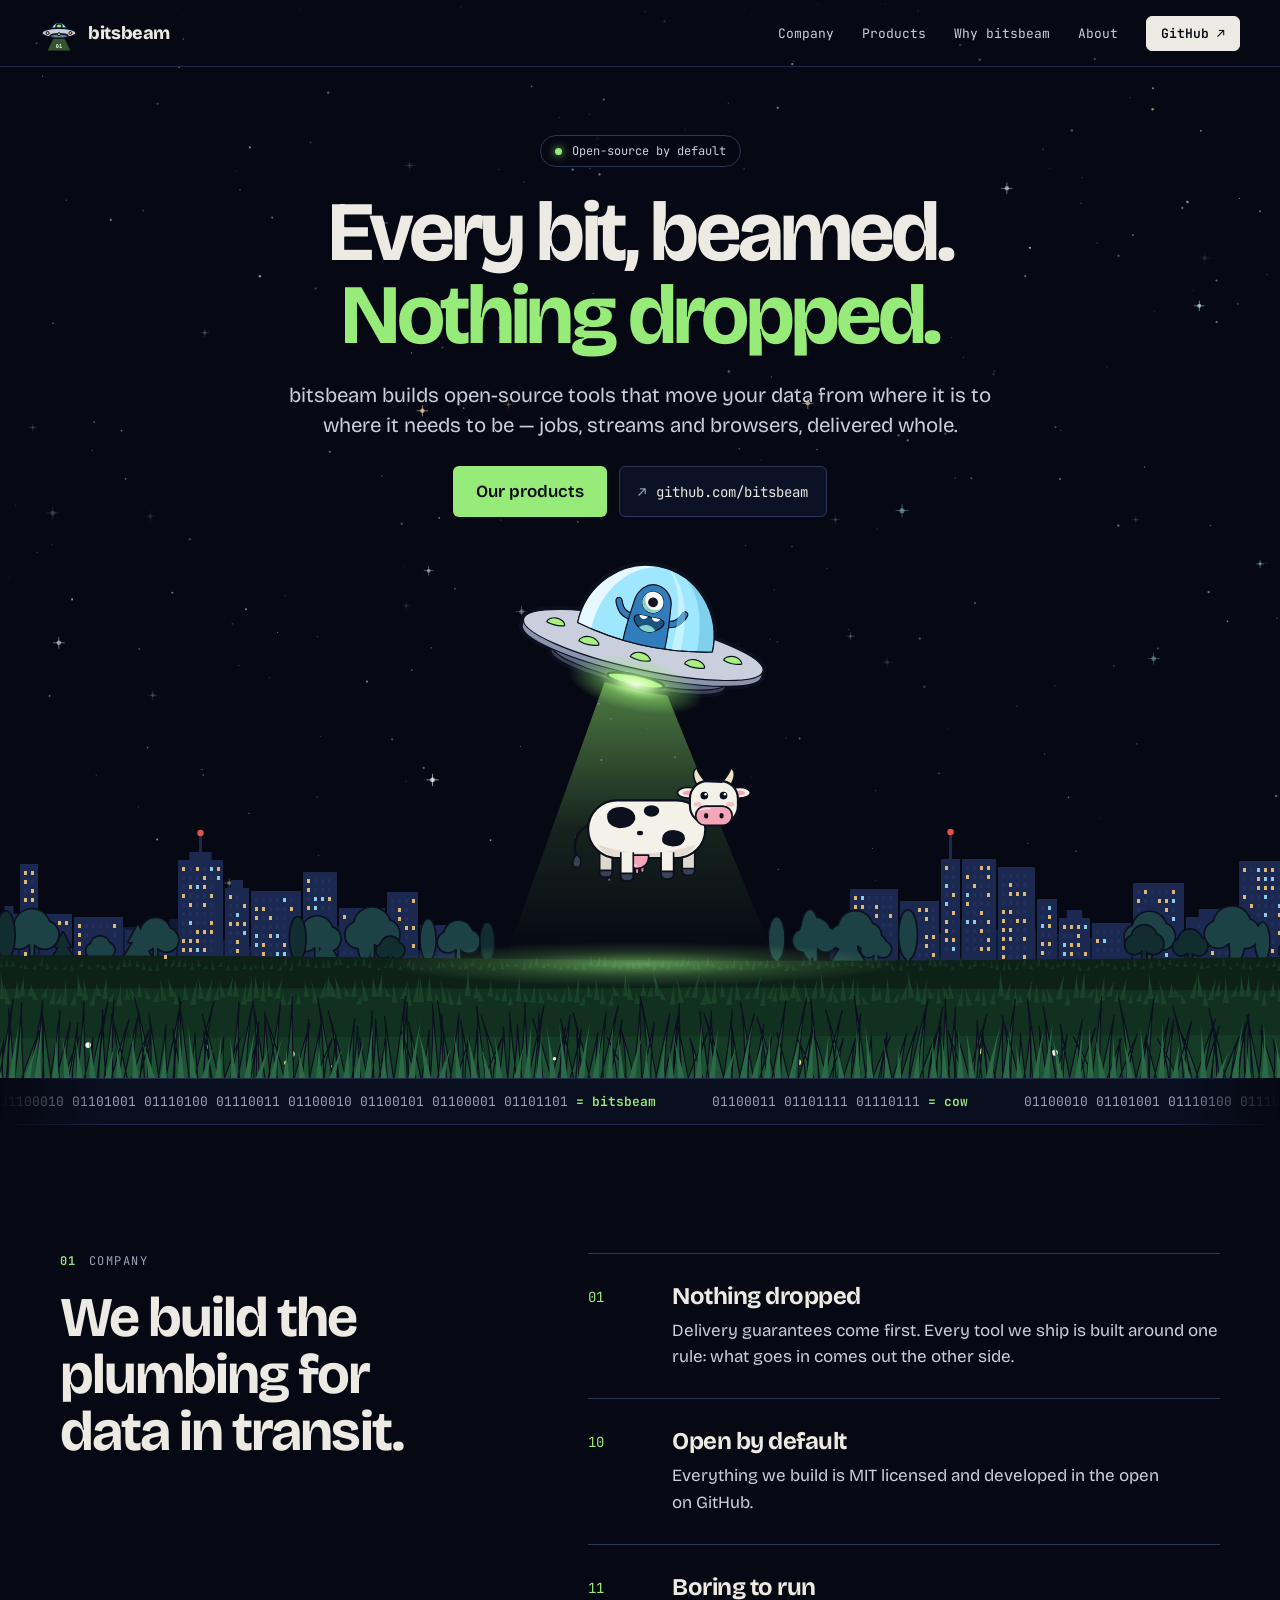
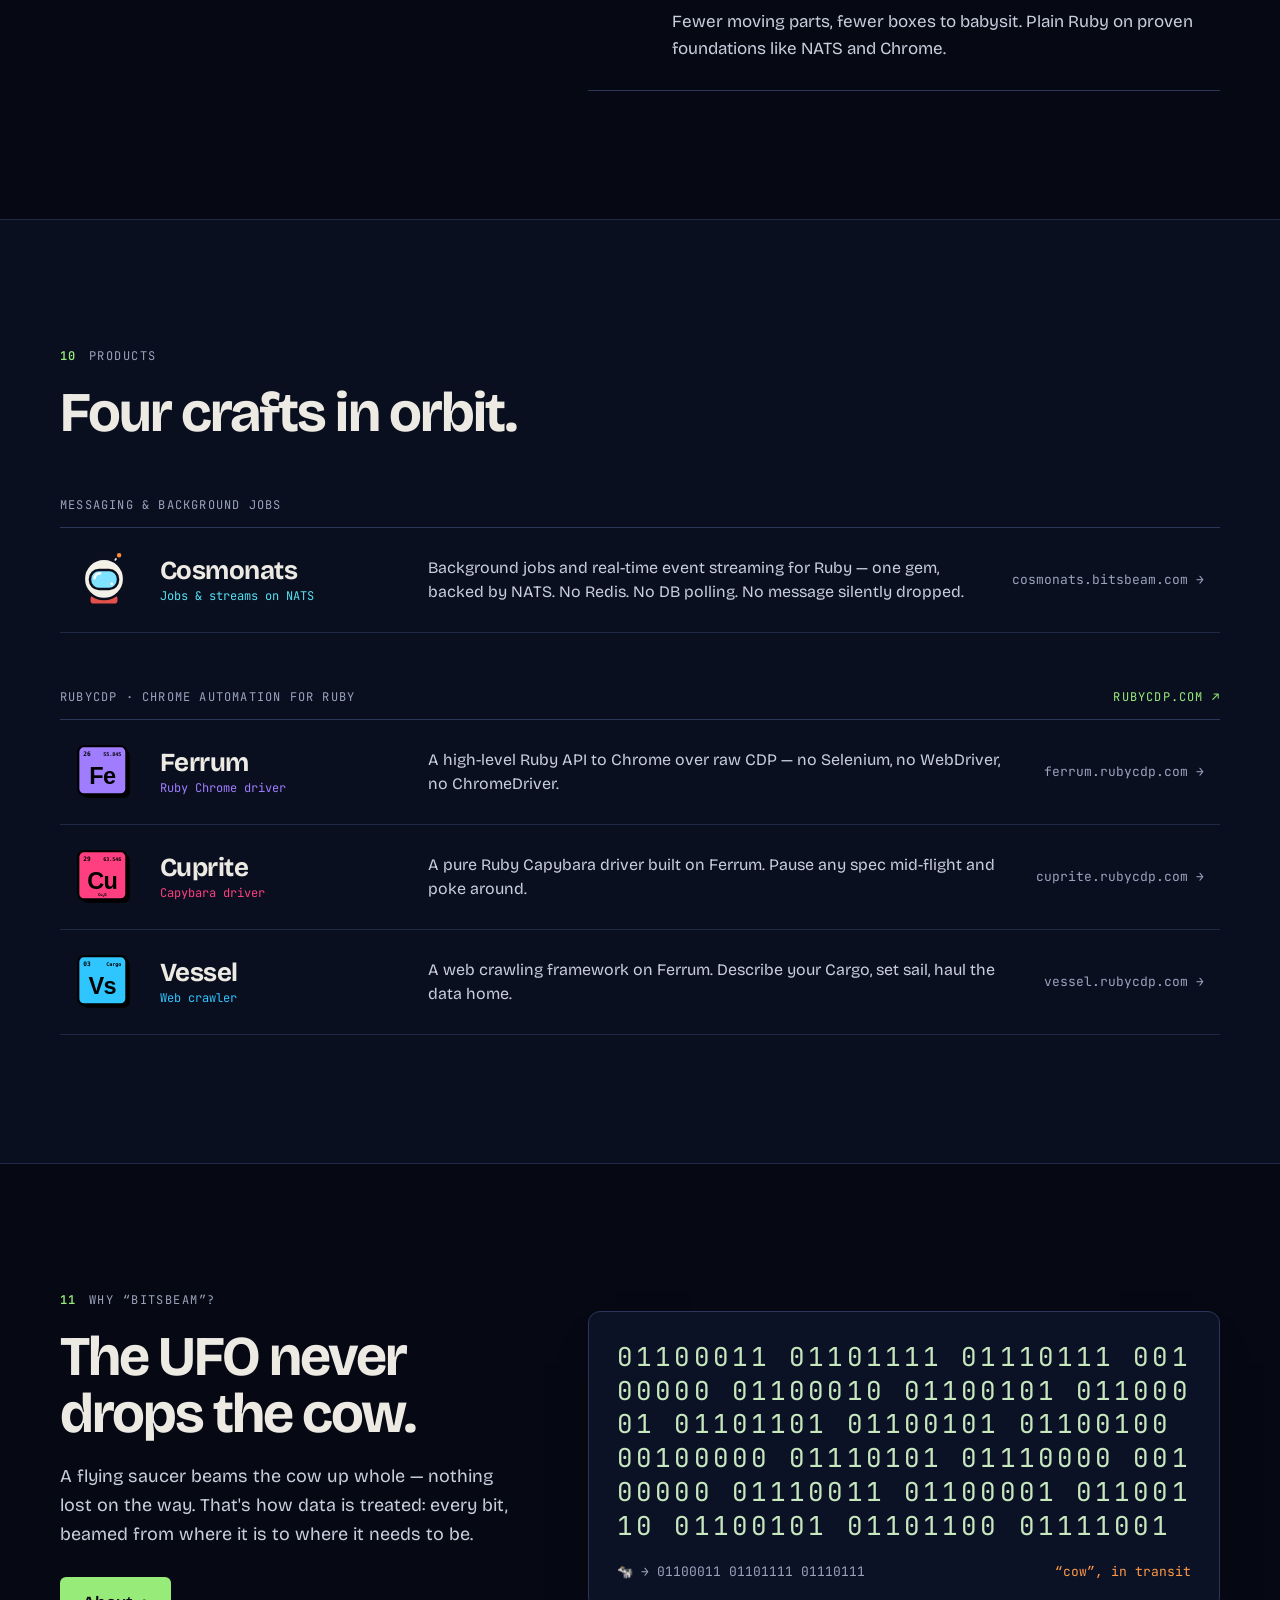
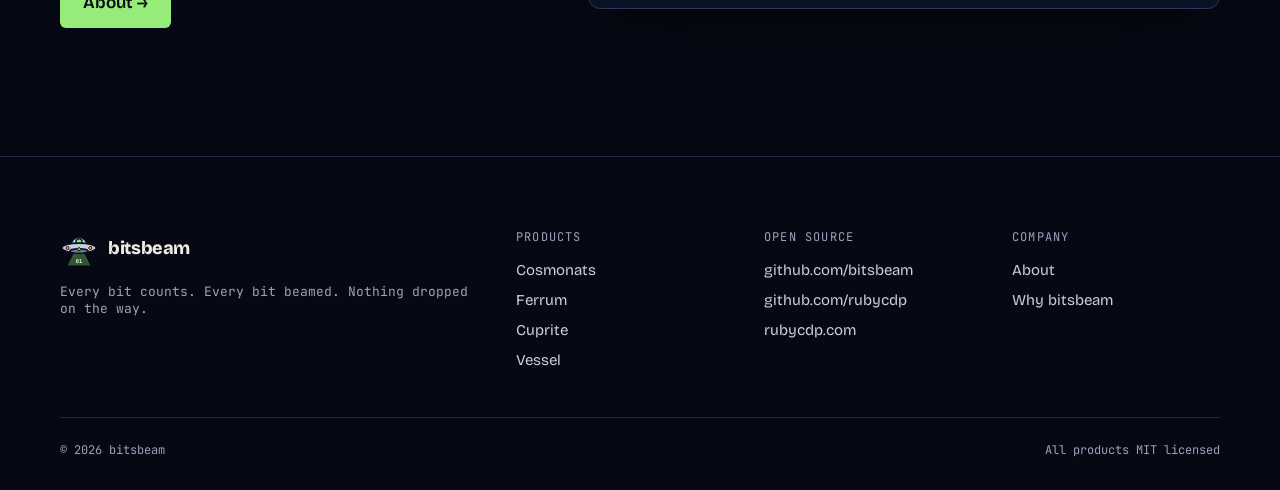
<file: index.html>
<!DOCTYPE html>
<html lang="en">
<head>
  <meta charset="utf-8">
  <meta name="viewport" content="width=device-width, initial-scale=1">
  <title>bitsbeam — every bit, beamed</title>
  <meta name="description" content="bitsbeam builds open-source infrastructure that moves data from where it is to where it needs to be — without dropping a bit.">
  <meta name="theme-color" content="#060913">
  <meta property="og:title" content="bitsbeam">
  <meta property="og:description" content="Every bit, beamed. Nothing dropped on the way.">
  <meta property="og:image" content="assets/img/logo.svg">
  <link rel="icon" href="assets/img/logo.svg" type="image/svg+xml">

  <link rel="preconnect" href="https://fonts.googleapis.com">
  <link rel="preconnect" href="https://fonts.gstatic.com" crossorigin>
  <link rel="stylesheet" href="https://fonts.googleapis.com/css2?family=Bricolage+Grotesque:opsz,wght@12..96,400..800&family=JetBrains+Mono:wght@400;600&display=swap">
  <link rel="stylesheet" href="assets/application.css">
  <script src="assets/application.js" defer></script>
</head>
<body data-theme="bitsbeam">
  <canvas class="starfield" data-starfield data-density="0.7" data-parallax="0.2" aria-hidden="true"></canvas>

  <!-- ===================== Navigation ===================== -->
  <header class="site-nav">
    <a class="brand" href="#top" aria-label="bitsbeam home">
      <img class="brand__logo" src="assets/img/logo.svg" alt="" width="38" height="38">
      <span class="brand__name">bitsbeam</span>
    </a>
    <nav class="site-nav__links" aria-label="Primary">
      <a class="nav-secondary" href="#company">Company</a>
      <a href="#products">Products</a>
      <a class="nav-secondary" href="#why">Why bitsbeam</a>
      <a class="nav-secondary" href="about.html">About</a>
      <a class="pill-link" href="https://github.com/bitsbeam">GitHub ↗</a>
    </nav>
  </header>

  <main>
    <!-- ===================== Hero: copy, UFO + cow, landscape band ===================== -->
    <section id="top" class="bb-hero">
      <div class="bb-hero__copy">
        <span class="bb-hero__chip"><span class="bb-hero__dot"></span>Open-source by default</span>
        <h1 class="bb-hero__title">Every bit, beamed.<br><em>Nothing dropped.</em></h1>
        <p class="bb-hero__lede">bitsbeam builds open-source tools that move your data from where it is to where it needs to be — jobs, streams and browsers, delivered whole.</p>
        <div class="bb-hero__actions">
          <a class="btn btn--primary" href="#products">Our products</a>
          <a class="btn btn--terminal" href="https://github.com/bitsbeam"><span class="btn__prompt">↗</span><span>github.com/bitsbeam</span></a>
        </div>
      </div>

      <div class="bb-stage">
      <figure class="ufo-scene" data-abduct aria-hidden="true">
        <div class="beam"><div class="beam__col" style="left:20%"><div class="beam__bits" style="--dur:3.2s;--delay:-0s">0100110100000100100110100000100100</div></div><div class="beam__col" style="left:25.6%"><div class="beam__bits" style="--dur:3.9s;--delay:-0.47s">0001001001101000001001001101000001</div></div><div class="beam__col" style="left:31.2%"><div class="beam__bits" style="--dur:4.6s;--delay:-0.94s">1010000010010011010000010010011010</div></div><div class="beam__col" style="left:36.8%"><div class="beam__bits" style="--dur:5.3s;--delay:-1.41s">0100110100000100100110100000100100</div></div><div class="beam__col" style="left:42.4%"><div class="beam__bits" style="--dur:3.2s;--delay:-1.88s">0001001001101000001001001101000001</div></div><div class="beam__col" style="left:48%"><div class="beam__bits" style="--dur:3.9s;--delay:-2.35s">1010000010010011010000010010011010</div></div><div class="beam__col" style="left:53.6%"><div class="beam__bits" style="--dur:4.6s;--delay:-2.82s">0100110100000100100110100000100100</div></div><div class="beam__col" style="left:59.2%"><div class="beam__bits" style="--dur:5.3s;--delay:-3.29s">0001001001101000001001001101000001</div></div><div class="beam__col" style="left:64.8%"><div class="beam__bits" style="--dur:3.2s;--delay:-3.76s">1010000010010011010000010010011010</div></div><div class="beam__col" style="left:70.4%"><div class="beam__bits" style="--dur:3.9s;--delay:-4.23s">0100110100000100100110100000100100</div></div><div class="beam__col" style="left:76%"><div class="beam__bits" style="--dur:4.6s;--delay:-4.7s">0001001001101000001001001101000001</div></div></div>
        <p class="ufo-scene__caption"><span class="ufo-scene__type"><span class="cap-a">Harvesting data is not </span><span class="cap-b">a crime</span><span class="cap-c">an abduction</span><span class="cap-cursor"></span></span></p>
        <svg class="ufo-scene__layer" viewBox="0 0 400 480">
          <defs>
            <linearGradient id="beamGradient" x1="0" y1="0" x2="0" y2="1">
              <stop offset="0" stop-color="#8fe36f" stop-opacity="0.55"/>
              <stop offset="0.55" stop-color="#8fe36f" stop-opacity="0.12"/>
              <stop offset="1" stop-color="#8fe36f" stop-opacity="0"/>
            </linearGradient>
          </defs>
          <g class="ufo-scene__ufo">
            <polygon points="166.0,134.8 224.7,147.5 340,430 60,430" fill="url(#beamGradient)"/>
            <defs><clipPath id="ufoDomeClip"><path d="M135.0 80.8C143.8 40.2 182.4 14.1 221.2 22.6C259.9 31.0 284.1 70.8 275.3 111.4C226.7 112.6 178.6 102.1 135.0 80.8"/></clipPath><clipPath id="ufoMouthClip"><path d="M194.0 75.3C195.1 70.5 202.8 73.4 210.3 75.0C217.8 76.6 226.0 77.3 224.9 82.0C223.9 86.8 214.4 92.0 206.9 90.4C199.4 88.8 193.0 80.1 194.0 75.3"/></clipPath><radialGradient id="hatchGlow"><stop offset="0" stop-color="#f2ffe6" stop-opacity="1"/><stop offset=".22" stop-color="#c6ff9e" stop-opacity=".85"/><stop offset=".55" stop-color="#8fe36f" stop-opacity=".4"/><stop offset="1" stop-color="#8fe36f" stop-opacity="0"/></radialGradient></defs><g fill="#0b0f1e" stroke="#0b0f1e" stroke-width="7" stroke-linejoin="round"><path d="M288.7 148.5C286.5 158.6 244.1 157.9 194.0 147.0C144.0 136.1 105.1 119.0 107.3 108.9C107.6 107.9 108.6 103.9 108.6 103.9C108.6 103.9 157.1 100.6 202.0 110.4C247.2 120.3 289.7 143.2 289.7 143.2C289.7 143.2 288.9 147.5 288.7 148.5"/><path d="M289.7 144.0C287.5 154.1 245.1 153.4 195.0 142.5C144.9 131.6 106.1 114.6 108.3 104.5C110.5 94.4 152.9 95.0 203.0 105.9C253.1 116.9 291.9 133.9 289.7 144.0"/><path d="M326.7 137.5C323.7 151.4 265.4 150.5 196.6 135.4C127.7 120.4 74.3 97.0 77.3 83.1C77.7 81.7 79.1 76.3 79.1 76.3C79.1 76.3 145.7 71.7 207.5 85.2C269.7 98.7 328.0 130.2 328.0 130.2C328.0 130.2 327.0 136.1 326.7 137.5"/><path d="M328.1 131.3C325.0 145.2 266.8 144.3 197.9 129.3C129.0 114.3 75.7 90.9 78.7 77.0C81.7 63.1 140.0 64.0 208.9 79.0C277.7 94.0 331.1 117.4 328.1 131.3"/><path d="M135.0 80.8C143.8 40.2 182.4 14.1 221.2 22.6C259.9 31.0 284.1 70.8 275.3 111.4C226.7 112.6 178.6 102.1 135.0 80.8"/><path d="M275.3 111.4L275.3 111.4C275.2 111.4 275.1 111.4 275.0 111.4C275.1 111.4 275.2 111.4 275.3 111.4M275.3 111.3C275.3 111.3 275.3 111.3 275.3 111.3C275.3 111.3 275.3 111.3 275.3 111.3M275.3 111.2C275.3 111.2 275.3 111.2 275.3 111.2C275.3 111.2 275.3 111.2 275.3 111.2M275.3 111.1C275.3 111.1 275.3 111.1 275.3 111.1C275.3 111.1 275.3 111.1 275.3 111.1M275.3 111.0C275.4 111.0 275.4 111.0 275.4 111.0C275.4 111.0 275.4 111.0 275.3 111.0M275.4 110.9C275.4 110.9 275.4 110.9 275.4 110.9C275.4 110.9 275.4 110.9 275.4 110.9M275.4 110.8C275.4 110.8 275.4 110.8 275.4 110.8C275.4 110.8 275.4 110.8 275.4 110.8M275.4 110.8C275.4 110.8 275.4 110.8 275.4 110.7C275.4 110.7 275.4 110.8 275.4 110.8M275.4 110.7C275.4 110.7 275.4 110.7 275.4 110.6C275.4 110.7 275.4 110.7 275.4 110.7M275.4 110.6C275.4 110.6 275.4 110.6 275.4 110.6C275.4 110.6 275.4 110.6 275.4 110.6M275.5 110.5C275.5 110.5 275.5 110.5 275.5 110.5C275.5 110.5 275.5 110.5 275.5 110.5M275.5 110.4C275.5 110.4 275.5 110.4 275.5 110.4C275.5 110.4 275.5 110.4 275.5 110.4M275.5 110.3C275.5 110.3 275.5 110.3 275.5 110.3C275.5 110.3 275.5 110.3 275.5 110.3M275.5 110.2C275.5 110.2 275.5 110.2 275.5 110.2C275.5 110.2 275.5 110.2 275.5 110.2M275.5 110.1C275.5 110.1 275.5 110.1 275.5 110.1C275.5 110.1 275.5 110.1 275.5 110.1M275.6 110.0C275.6 110.0 275.6 110.0 275.6 110.0C275.6 110.0 275.6 110.0 275.6 110.0M275.6 109.9C275.6 109.9 275.6 109.9 275.6 109.9C275.6 109.9 275.6 109.9 275.6 109.9M275.6 109.8C275.6 109.8 275.6 109.8 275.6 109.8C275.6 109.8 275.6 109.8 275.6 109.8M275.6 109.7C275.6 109.7 275.6 109.7 275.6 109.7L275.6 109.7M275.6 109.6C275.6 109.6 275.6 109.6 275.6 109.6C275.6 109.6 275.6 109.6 275.6 109.6M275.7 109.5C275.7 109.5 275.7 109.5 275.7 109.5C275.7 109.5 275.7 109.5 275.7 109.5M275.7 109.5L275.7 109.4C275.7 109.5 275.7 109.5 275.7 109.5M275.7 109.4C275.7 109.4 275.7 109.4 275.7 109.4C275.7 109.4 275.7 109.4 275.7 109.4M275.7 109.2C275.7 109.2 275.7 109.2 275.7 109.2C275.7 109.2 275.7 109.2 275.7 109.2M275.8 109.0C275.8 109.0 275.8 109.0 275.8 109.0C275.8 109.0 275.8 109.0 275.8 109.0M275.8 108.8C275.8 108.8 275.8 108.8 275.8 108.8C275.8 108.8 275.8 108.8 275.8 108.8M275.8 108.5L275.8 108.5L275.8 108.5M275.9 108.3C275.9 108.3 275.9 108.3 275.9 108.3L275.9 108.3M275.9 108.2L275.9 108.2"/><path d="M275.3 111.4C275.2 111.4 275.1 111.4 275.0 111.4C269.8 111.5 264.6 111.5 259.3 111.3C264.8 82.8 263.8 50.3 244.4 32.4C268.1 48.0 281.3 77.6 275.9 108.2C275.9 108.2 275.9 108.3 275.9 108.3C275.9 108.3 275.9 108.3 275.9 108.3C275.9 108.4 275.9 108.5 275.8 108.5L275.8 108.5C275.8 108.6 275.8 108.7 275.8 108.8C275.8 108.8 275.8 108.8 275.8 108.8C275.8 108.9 275.8 108.9 275.8 109.0C275.8 109.0 275.8 109.0 275.8 109.0C275.7 109.0 275.7 109.1 275.7 109.2C275.7 109.2 275.7 109.2 275.7 109.2C275.7 109.2 275.7 109.3 275.7 109.4C275.7 109.4 275.7 109.4 275.7 109.4C275.7 109.4 275.7 109.4 275.7 109.4L275.7 109.5C275.7 109.5 275.7 109.5 275.7 109.5C275.7 109.5 275.7 109.5 275.7 109.5C275.6 109.6 275.6 109.6 275.6 109.6C275.6 109.6 275.6 109.6 275.6 109.6C275.6 109.7 275.6 109.7 275.6 109.7C275.6 109.7 275.6 109.7 275.6 109.7C275.6 109.8 275.6 109.8 275.6 109.8C275.6 109.8 275.6 109.8 275.6 109.8C275.6 109.9 275.6 109.9 275.6 109.9C275.6 109.9 275.6 109.9 275.6 109.9C275.6 109.9 275.6 110.0 275.6 110.0C275.6 110.0 275.6 110.0 275.6 110.0C275.6 110.0 275.5 110.1 275.5 110.1C275.5 110.1 275.5 110.1 275.5 110.1C275.5 110.1 275.5 110.2 275.5 110.2C275.5 110.2 275.5 110.2 275.5 110.2C275.5 110.2 275.5 110.3 275.5 110.3C275.5 110.3 275.5 110.3 275.5 110.3C275.5 110.3 275.5 110.3 275.5 110.4C275.5 110.4 275.5 110.4 275.5 110.4C275.5 110.4 275.5 110.4 275.5 110.5C275.5 110.5 275.5 110.5 275.5 110.5C275.5 110.5 275.5 110.5 275.4 110.6C275.4 110.6 275.4 110.6 275.4 110.6C275.4 110.6 275.4 110.6 275.4 110.6C275.4 110.7 275.4 110.7 275.4 110.7C275.4 110.7 275.4 110.7 275.4 110.7C275.4 110.8 275.4 110.8 275.4 110.8C275.4 110.8 275.4 110.8 275.4 110.8C275.4 110.8 275.4 110.8 275.4 110.8C275.4 110.9 275.4 110.9 275.4 110.9C275.4 110.9 275.4 110.9 275.4 110.9C275.4 111.0 275.4 111.0 275.4 111.0C275.4 111.0 275.4 111.0 275.3 111.0C275.3 111.1 275.3 111.1 275.3 111.1C275.3 111.1 275.3 111.1 275.3 111.1C275.3 111.2 275.3 111.2 275.3 111.2C275.3 111.2 275.3 111.2 275.3 111.2C275.3 111.2 275.3 111.3 275.3 111.3C275.3 111.3 275.3 111.3 275.3 111.3C275.3 111.3 275.3 111.4 275.3 111.4"/><path d="M242.2 110.4C239.1 110.1 235.9 109.8 232.8 109.4C234.7 101.4 236.5 93.3 237.8 85.1C241.7 83.6 244.7 80.6 246.7 78.1C246.3 92.8 243.2 104.6 242.2 110.4M239.0 76.8C240.9 59.4 239.9 42.0 231.1 26.4C234.1 28.8 238.4 33.5 241.5 42.2C244.8 51.6 246.3 60.9 246.7 69.5C246.5 69.5 246.3 69.5 246.1 69.5C245.1 69.7 244.2 70.2 243.7 71.1C243.7 71.2 241.8 74.4 239.0 76.8"/><path d="M237.8 85.1C238.3 82.3 238.6 79.6 239.0 76.8C241.8 74.4 243.7 71.2 243.7 71.1C244.2 70.2 245.1 69.7 246.1 69.5C246.3 69.5 246.5 69.5 246.7 69.5C246.8 72.4 246.8 75.3 246.7 78.1C244.7 80.6 241.7 83.6 237.8 85.1"/><path d="M152.7 74.9C162.9 46.9 185.5 24.2 217.0 22.9C219.0 22.8 220.9 22.9 222.8 23.0C222.3 22.8 221.7 22.7 221.2 22.6C182.4 14.1 143.8 40.2 135.0 80.8C139.6 83.1 144.2 85.2 148.9 87.2C150.0 83.1 151.2 79.0 152.7 74.9"/><path d="M121.6 83.9C121.6 83.9 117.1 84.6 111.9 83.5C106.8 82.4 102.9 79.9 102.9 79.9C103.5 77.2 108.3 75.0 113.4 76.1C118.6 77.2 122.2 81.3 121.6 83.9"/><path d="M157.1 104.3C157.1 104.3 152.1 105.1 146.3 103.8C140.6 102.6 136.3 99.7 136.3 99.7C137.0 96.8 142.3 94.3 148.0 95.6C153.7 96.8 157.8 101.3 157.1 104.3"/><path d="M287.1 120.0C287.1 120.0 291.0 122.5 296.1 123.7C301.3 124.8 305.9 124.1 305.9 124.1C306.4 121.4 303.0 117.4 297.9 116.3C292.7 115.2 287.7 117.3 287.1 120.0"/><path d="M246.4 123.7C246.4 123.7 250.7 126.5 256.4 127.8C262.2 129.0 267.2 128.3 267.2 128.3C267.8 125.3 264.1 120.9 258.3 119.6C252.6 118.4 247.1 120.8 246.4 123.7"/><path d="M210.6 120.8C210.6 120.8 205.6 121.6 199.9 120.3C194.1 119.1 189.9 116.2 189.9 116.2C190.5 113.3 195.8 110.8 201.5 112.1C207.3 113.3 211.3 117.8 210.6 120.8"/></g><path d="M288.7 148.5C286.5 158.6 244.1 157.9 194.0 147.0C144.0 136.1 105.1 119.0 107.3 108.9C107.6 107.9 108.6 103.9 108.6 103.9C108.6 103.9 157.1 100.6 202.0 110.4C247.2 120.3 289.7 143.2 289.7 143.2C289.7 143.2 288.9 147.5 288.7 148.5" fill="#3a4258" stroke="#0b0f1e" stroke-width="1.25" stroke-linejoin="round"/><path d="M289.7 144.0C287.5 154.1 245.1 153.4 195.0 142.5C144.9 131.6 106.1 114.6 108.3 104.5C110.5 94.4 152.9 95.0 203.0 105.9C253.1 116.9 291.9 133.9 289.7 144.0" fill="#5b6680" stroke="#0b0f1e" stroke-width="1.25" stroke-linejoin="round"/><path d="M326.7 137.5C323.7 151.4 265.4 150.5 196.6 135.4C127.7 120.4 74.3 97.0 77.3 83.1C77.7 81.7 79.1 76.3 79.1 76.3C79.1 76.3 145.7 71.7 207.5 85.2C269.7 98.7 328.0 130.2 328.0 130.2C328.0 130.2 327.0 136.1 326.7 137.5" fill="#8a94ad" stroke="#0b0f1e" stroke-width="1.25" stroke-linejoin="round"/><path d="M328.1 131.3C325.0 145.2 266.8 144.3 197.9 129.3C129.0 114.3 75.7 90.9 78.7 77.0C81.7 63.1 140.0 64.0 208.9 79.0C277.7 94.0 331.1 117.4 328.1 131.3" fill="#c9cfdc" stroke="#0b0f1e" stroke-width="1.25" stroke-linejoin="round"/><path d="M135.0 80.8C143.8 40.2 182.4 14.1 221.2 22.6C259.9 31.0 284.1 70.8 275.3 111.4C226.7 112.6 178.6 102.1 135.0 80.8" fill="#9fe6ff" stroke="#0b0f1e" stroke-width="1.25" stroke-linejoin="round"/><g clip-path="url(#ufoDomeClip)"><g class="ufo-scene__arm-r"><path d="M222.7 85.5C221.0 85.1 220.0 83.1 220.3 81.4C220.7 79.6 222.4 78.3 224.2 78.7C226.1 79.1 231.8 79.9 235.1 79.0C240.1 77.6 243.7 71.2 243.7 71.1C244.6 69.6 246.6 69.0 248.1 69.9C249.7 70.7 250.3 72.7 249.4 74.2C249.2 74.6 244.4 83.3 236.7 85.4C231.4 86.9 223.6 85.7 222.8 85.5L222.7 85.5" fill="#307dbd" stroke="#0b0f1e" stroke-width="1.25" stroke-linejoin="round"/></g><g class="ufo-scene__arm-l"><path d="M194.6 79.3C196.3 79.7 198.1 78.3 198.5 76.6C198.9 74.9 197.8 73.0 196.1 72.6C194.2 72.1 188.6 70.4 186.1 68.3C182.1 64.9 181.4 57.6 181.4 57.6C181.3 55.8 179.7 54.4 178.0 54.6C176.2 54.7 174.9 56.3 175.0 58.0C175.0 58.4 175.8 68.3 181.9 73.5C186.1 77.0 193.7 79.1 194.6 79.3L194.6 79.3" fill="#307dbd" stroke="#0b0f1e" stroke-width="1.25" stroke-linejoin="round"/></g><path d="M199.7 123.4L199.7 123.4C190.7 121.8 181.0 115.0 181.2 105.0C183.8 87.8 189.5 71.9 195.0 55.5C198.3 46.8 207.7 39.2 217.5 41.8C226.9 44.2 233.7 53.8 232.3 63.6C230.4 80.8 229.0 97.7 224.2 114.4C221.1 124.2 208.0 125.1 199.7 123.4" fill="#13a1b2"/><path d="M199.7 123.4L199.7 123.4C190.7 121.8 181.0 115.0 181.2 105.0C183.8 87.8 189.5 71.9 195.0 55.5C198.3 46.8 207.7 39.2 217.5 41.8C226.9 44.2 233.7 53.8 232.3 63.6C230.4 80.8 229.0 97.7 224.2 114.4C221.1 124.2 208.0 125.1 199.7 123.4" fill="#307dbd" stroke="#0b0f1e" stroke-width="1.25" stroke-linejoin="round"/><g class="ufo-scene__eye"><path d="M202.9 57.4C201.6 63.3 205.3 69.2 211.3 70.4C217.2 71.7 223.0 68.0 224.3 62.1C225.6 56.1 221.9 50.3 215.9 49.0C210.0 47.7 204.2 51.4 202.9 57.4" fill="#ffffff" stroke="#0b0f1e" stroke-width="1.25" stroke-linejoin="round"/><path d="M202.9 57.4C201.6 63.3 205.3 69.2 211.3 70.4C217.2 71.7 223.0 68.0 224.3 62.1C225.6 56.1 221.9 50.3 215.9 49.0C210.0 47.7 204.2 51.4 202.9 57.4" fill="#ffffff"/><path d="M207.8 50.4C203.9 56.1 205.0 65.6 213.8 67.5C217.8 68.4 221.1 67.1 223.3 64.9C221.0 69.1 216.2 71.5 211.3 70.4C205.3 69.2 201.6 63.3 202.9 57.4C203.5 54.4 205.4 51.9 207.8 50.4" fill="#89d1cb"/><path d="M209.2 58.8C208.7 61.2 210.2 63.5 212.7 64.1C215.1 64.6 217.4 63.1 218.0 60.7C218.5 58.3 217.0 55.9 214.5 55.4C212.1 54.8 209.8 56.4 209.2 58.8" fill="#16161b" stroke="#0b0f1e" stroke-width="1.25" stroke-linejoin="round"/></g><path class="ufo-scene__eye-shut" d="M201.1 57.8 Q213.6 61.5 226.1 57.8" stroke="#0b0f1e" stroke-width="2.4" fill="none" stroke-linecap="round" transform="rotate(12.3 213.6 59.7)"/><g class="ufo-scene__alien-mouth"><path d="M194.0 75.3C195.1 70.5 202.8 73.4 210.3 75.0C217.8 76.6 226.0 77.3 224.9 82.0C223.9 86.8 214.4 92.0 206.9 90.4C199.4 88.8 193.0 80.1 194.0 75.3" fill="#195380" stroke="#0b0f1e" stroke-width="1.25" stroke-linejoin="round"/><g clip-path="url(#ufoMouthClip)"><path d="M208.5 73.4C208.0 75.9 205.5 77.5 203.0 77.0C200.5 76.4 198.9 74.0 199.5 71.4C200.0 68.9 202.5 67.4 205.0 67.9C207.5 68.4 209.1 70.9 208.5 73.4" fill="#ffffff"/><path d="M212.5 74.3C212.0 76.8 213.5 79.3 216.0 79.8C218.6 80.4 221.0 78.8 221.6 76.3C222.1 73.8 220.5 71.3 218.0 70.7C215.5 70.2 213.0 71.8 212.5 74.3" fill="#ffffff"/><path d="M216.8 96.6C215.5 102.6 209.7 106.3 203.7 105.0C197.8 103.7 194.0 97.9 195.3 91.9C196.6 86.0 202.5 82.2 208.4 83.5C214.4 84.8 218.1 90.7 216.8 96.6" fill="#89d1cb"/></g></g><path class="ufo-scene__alien-mouth-shut" d="M193.7 74.9 Q209.1 76.7 224.4 74.9" stroke="#0b0f1e" stroke-width="2.2" fill="none" stroke-linecap="round" transform="rotate(12.3 209.1 75.5)"/></g><path d="M275.3 111.4L275.3 111.4C275.2 111.4 275.1 111.4 275.0 111.4C275.1 111.4 275.2 111.4 275.3 111.4M275.3 111.3C275.3 111.3 275.3 111.3 275.3 111.3C275.3 111.3 275.3 111.3 275.3 111.3M275.3 111.2C275.3 111.2 275.3 111.2 275.3 111.2C275.3 111.2 275.3 111.2 275.3 111.2M275.3 111.1C275.3 111.1 275.3 111.1 275.3 111.1C275.3 111.1 275.3 111.1 275.3 111.1M275.3 111.0C275.4 111.0 275.4 111.0 275.4 111.0C275.4 111.0 275.4 111.0 275.3 111.0M275.4 110.9C275.4 110.9 275.4 110.9 275.4 110.9C275.4 110.9 275.4 110.9 275.4 110.9M275.4 110.8C275.4 110.8 275.4 110.8 275.4 110.8C275.4 110.8 275.4 110.8 275.4 110.8M275.4 110.8C275.4 110.8 275.4 110.8 275.4 110.7C275.4 110.7 275.4 110.8 275.4 110.8M275.4 110.7C275.4 110.7 275.4 110.7 275.4 110.6C275.4 110.7 275.4 110.7 275.4 110.7M275.4 110.6C275.4 110.6 275.4 110.6 275.4 110.6C275.4 110.6 275.4 110.6 275.4 110.6M275.5 110.5C275.5 110.5 275.5 110.5 275.5 110.5C275.5 110.5 275.5 110.5 275.5 110.5M275.5 110.4C275.5 110.4 275.5 110.4 275.5 110.4C275.5 110.4 275.5 110.4 275.5 110.4M275.5 110.3C275.5 110.3 275.5 110.3 275.5 110.3C275.5 110.3 275.5 110.3 275.5 110.3M275.5 110.2C275.5 110.2 275.5 110.2 275.5 110.2C275.5 110.2 275.5 110.2 275.5 110.2M275.5 110.1C275.5 110.1 275.5 110.1 275.5 110.1C275.5 110.1 275.5 110.1 275.5 110.1M275.6 110.0C275.6 110.0 275.6 110.0 275.6 110.0C275.6 110.0 275.6 110.0 275.6 110.0M275.6 109.9C275.6 109.9 275.6 109.9 275.6 109.9C275.6 109.9 275.6 109.9 275.6 109.9M275.6 109.8C275.6 109.8 275.6 109.8 275.6 109.8C275.6 109.8 275.6 109.8 275.6 109.8M275.6 109.7C275.6 109.7 275.6 109.7 275.6 109.7L275.6 109.7M275.6 109.6C275.6 109.6 275.6 109.6 275.6 109.6C275.6 109.6 275.6 109.6 275.6 109.6M275.7 109.5C275.7 109.5 275.7 109.5 275.7 109.5C275.7 109.5 275.7 109.5 275.7 109.5M275.7 109.5L275.7 109.4C275.7 109.5 275.7 109.5 275.7 109.5M275.7 109.4C275.7 109.4 275.7 109.4 275.7 109.4C275.7 109.4 275.7 109.4 275.7 109.4M275.7 109.2C275.7 109.2 275.7 109.2 275.7 109.2C275.7 109.2 275.7 109.2 275.7 109.2M275.8 109.0C275.8 109.0 275.8 109.0 275.8 109.0C275.8 109.0 275.8 109.0 275.8 109.0M275.8 108.8C275.8 108.8 275.8 108.8 275.8 108.8C275.8 108.8 275.8 108.8 275.8 108.8M275.8 108.5L275.8 108.5L275.8 108.5M275.9 108.3C275.9 108.3 275.9 108.3 275.9 108.3L275.9 108.3M275.9 108.2L275.9 108.2" fill="#c9cfdc"/><path d="M275.3 111.4C275.2 111.4 275.1 111.4 275.0 111.4C269.8 111.5 264.6 111.5 259.3 111.3C264.8 82.8 263.8 50.3 244.4 32.4C268.1 48.0 281.3 77.6 275.9 108.2C275.9 108.2 275.9 108.3 275.9 108.3C275.9 108.3 275.9 108.3 275.9 108.3C275.9 108.4 275.9 108.5 275.8 108.5L275.8 108.5C275.8 108.6 275.8 108.7 275.8 108.8C275.8 108.8 275.8 108.8 275.8 108.8C275.8 108.9 275.8 108.9 275.8 109.0C275.8 109.0 275.8 109.0 275.8 109.0C275.7 109.0 275.7 109.1 275.7 109.2C275.7 109.2 275.7 109.2 275.7 109.2C275.7 109.2 275.7 109.3 275.7 109.4C275.7 109.4 275.7 109.4 275.7 109.4C275.7 109.4 275.7 109.4 275.7 109.4L275.7 109.5C275.7 109.5 275.7 109.5 275.7 109.5C275.7 109.5 275.7 109.5 275.7 109.5C275.6 109.6 275.6 109.6 275.6 109.6C275.6 109.6 275.6 109.6 275.6 109.6C275.6 109.7 275.6 109.7 275.6 109.7C275.6 109.7 275.6 109.7 275.6 109.7C275.6 109.8 275.6 109.8 275.6 109.8C275.6 109.8 275.6 109.8 275.6 109.8C275.6 109.9 275.6 109.9 275.6 109.9C275.6 109.9 275.6 109.9 275.6 109.9C275.6 109.9 275.6 110.0 275.6 110.0C275.6 110.0 275.6 110.0 275.6 110.0C275.6 110.0 275.5 110.1 275.5 110.1C275.5 110.1 275.5 110.1 275.5 110.1C275.5 110.1 275.5 110.2 275.5 110.2C275.5 110.2 275.5 110.2 275.5 110.2C275.5 110.2 275.5 110.3 275.5 110.3C275.5 110.3 275.5 110.3 275.5 110.3C275.5 110.3 275.5 110.3 275.5 110.4C275.5 110.4 275.5 110.4 275.5 110.4C275.5 110.4 275.5 110.4 275.5 110.5C275.5 110.5 275.5 110.5 275.5 110.5C275.5 110.5 275.5 110.5 275.4 110.6C275.4 110.6 275.4 110.6 275.4 110.6C275.4 110.6 275.4 110.6 275.4 110.6C275.4 110.7 275.4 110.7 275.4 110.7C275.4 110.7 275.4 110.7 275.4 110.7C275.4 110.8 275.4 110.8 275.4 110.8C275.4 110.8 275.4 110.8 275.4 110.8C275.4 110.8 275.4 110.8 275.4 110.8C275.4 110.9 275.4 110.9 275.4 110.9C275.4 110.9 275.4 110.9 275.4 110.9C275.4 111.0 275.4 111.0 275.4 111.0C275.4 111.0 275.4 111.0 275.3 111.0C275.3 111.1 275.3 111.1 275.3 111.1C275.3 111.1 275.3 111.1 275.3 111.1C275.3 111.2 275.3 111.2 275.3 111.2C275.3 111.2 275.3 111.2 275.3 111.2C275.3 111.2 275.3 111.3 275.3 111.3C275.3 111.3 275.3 111.3 275.3 111.3C275.3 111.3 275.3 111.4 275.3 111.4" fill="#7fd0ec"/><path d="M242.2 110.4C239.1 110.1 235.9 109.8 232.8 109.4C234.7 101.4 236.5 93.3 237.8 85.1C241.7 83.6 244.7 80.6 246.7 78.1C246.3 92.8 243.2 104.6 242.2 110.4M239.0 76.8C240.9 59.4 239.9 42.0 231.1 26.4C234.1 28.8 238.4 33.5 241.5 42.2C244.8 51.6 246.3 60.9 246.7 69.5C246.5 69.5 246.3 69.5 246.1 69.5C245.1 69.7 244.2 70.2 243.7 71.1C243.7 71.2 241.8 74.4 239.0 76.8" fill="#c4f2ff"/><g class="ufo-scene__arm-r"><path d="M237.8 85.1C238.3 82.3 238.6 79.6 239.0 76.8C241.8 74.4 243.7 71.2 243.7 71.1C244.2 70.2 245.1 69.7 246.1 69.5C246.3 69.5 246.5 69.5 246.7 69.5C246.8 72.4 246.8 75.3 246.7 78.1C244.7 80.6 241.7 83.6 237.8 85.1" fill="#55a2d4"/></g><path d="M152.7 74.9C162.9 46.9 185.5 24.2 217.0 22.9C219.0 22.8 220.9 22.9 222.8 23.0C222.3 22.8 221.7 22.7 221.2 22.6C182.4 14.1 143.8 40.2 135.0 80.8C139.6 83.1 144.2 85.2 148.9 87.2C150.0 83.1 151.2 79.0 152.7 74.9" fill="#e6f8ff"/><path d="M121.6 83.9C121.6 83.9 117.1 84.6 111.9 83.5C106.8 82.4 102.9 79.9 102.9 79.9C103.5 77.2 108.3 75.0 113.4 76.1C118.6 77.2 122.2 81.3 121.6 83.9" fill="#a8f07f" stroke="#0b0f1e" stroke-width="1.25" stroke-linejoin="round"/><path d="M157.1 104.3C157.1 104.3 152.1 105.1 146.3 103.8C140.6 102.6 136.3 99.7 136.3 99.7C137.0 96.8 142.3 94.3 148.0 95.6C153.7 96.8 157.8 101.3 157.1 104.3" fill="#a8f07f" stroke="#0b0f1e" stroke-width="1.25" stroke-linejoin="round"/><path d="M287.1 120.0C287.1 120.0 291.0 122.5 296.1 123.7C301.3 124.8 305.9 124.1 305.9 124.1C306.4 121.4 303.0 117.4 297.9 116.3C292.7 115.2 287.7 117.3 287.1 120.0" fill="#a8f07f" stroke="#0b0f1e" stroke-width="1.25" stroke-linejoin="round"/><path d="M246.4 123.7C246.4 123.7 250.7 126.5 256.4 127.8C262.2 129.0 267.2 128.3 267.2 128.3C267.8 125.3 264.1 120.9 258.3 119.6C252.6 118.4 247.1 120.8 246.4 123.7" fill="#a8f07f" stroke="#0b0f1e" stroke-width="1.25" stroke-linejoin="round"/><path d="M210.6 120.8C210.6 120.8 205.6 121.6 199.9 120.3C194.1 119.1 189.9 116.2 189.9 116.2C190.5 113.3 195.8 110.8 201.5 112.1C207.3 113.3 211.3 117.8 210.6 120.8" fill="#a8f07f" stroke="#0b0f1e" stroke-width="1.25" stroke-linejoin="round"/><path d="M135.0 80.8C143.8 40.2 182.4 14.1 221.2 22.6C259.9 31.0 284.1 70.8 275.3 111.4C226.7 112.6 178.6 102.1 135.0 80.8" fill="none" stroke="#0b0f1e" stroke-width="1.25" stroke-linejoin="round"/><g transform="rotate(12.2 195.4 141.2)"><ellipse cx="195.4" cy="141.2" rx="30" ry="5.8" fill="#b9f59a" stroke="#0b0f1e" stroke-width="2.6"/><ellipse cx="195.4" cy="140.6" rx="19.8" ry="2.9" fill="#eaffd9"/></g><g class="ufo-scene__hatch-glow"><g transform="rotate(12.2 195.4 145.2)"><ellipse class="ufo-scene__hatch-pulse" cx="195.4" cy="145.2" rx="72" ry="28" fill="url(#hatchGlow)"/></g></g>
          </g>
        </svg>
        <svg class="ufo-scene__layer ufo-scene__layer--front" viewBox="0 0 400 480">
          <defs>
            <filter id="holoFx" x="-20%" y="-20%" width="140%" height="140%">
              <feColorMatrix type="matrix" values="0.10 0.10 0.10 0 0.05  0.35 0.45 0.20 0 0.30  0.30 0.40 0.25 0 0.25  0 0 0 0.62 0" result="tint"/>
              <feGaussianBlur in="tint" stdDeviation="2.2" result="bloom"/>
              <feMerge><feMergeNode in="bloom"/><feMergeNode in="tint"/></feMerge>
            </filter>
            <pattern id="holoScan" width="4" height="4" patternUnits="userSpaceOnUse"><rect width="4" height="2.6" fill="#fff"/><rect y="2.6" width="4" height="1.4" fill="#fff" fill-opacity=".35"/></pattern>
            <mask id="holoLines" maskUnits="userSpaceOnUse" x="-100" y="-100" width="600" height="700"><rect x="-100" y="-100" width="600" height="700" fill="url(#holoScan)"/></mask>
            <clipPath id="cowHatch"><path class="ufo-scene__hatch-clip" d="M-200 88.8 L77.3 88.8 L83.6 93.0 L89.9 97.5 L96.1 102.2 L102.4 109.6 L108.7 115.6 L115.0 118.9 L121.2 122.2 L127.5 125.7 L133.8 129.1 L140.0 129.1 L146.3 132.5 L152.6 132.5 L158.8 135.9 L165.1 139.1 L171.4 139.1 L177.6 142.1 L183.9 142.1 L190.2 145.0 L196.4 145.0 L202.7 147.5 L209.0 147.5 L215.2 149.6 L221.5 149.6 L227.8 151.2 L234.1 151.2 L240.3 152.5 L246.6 153.3 L252.9 153.3 L259.1 153.6 L265.4 153.6 L271.7 153.5 L277.9 153.0 L284.2 152.0 L290.5 150.6 L296.7 145.2 L303.0 145.2 L309.3 144.5 L315.5 143.1 L321.8 141.2 L328.1 138.6 L600 138.6 L600 800 L-200 800 Z"/><ellipse class="ufo-scene__hatch-clip" cx="195.4" cy="141.2" rx="30" ry="6.2" transform="rotate(12.2 195.4 141.2)"/><rect class="ufo-scene__hatch-clip" x="165.4" y="141.2" width="60" height="90" transform="rotate(12.2 195.4 141.2)"/></clipPath>
          </defs>
          <g class="ufo-scene__cow-pos"><g class="ufo-scene__cow" id="cowArt">
            <!-- far legs (shaded, with hooves) -->
            <g stroke="#0b0f1e" stroke-width="1.7" stroke-linejoin="round">
              <rect x="158" y="310" width="13" height="36" rx="5" fill="#ddd8cc"/>
              <rect x="180" y="310" width="13" height="40" rx="5" fill="#ddd8cc"/>
              <rect x="222" y="310" width="13" height="38" rx="5" fill="#ddd8cc"/>
              <rect x="244" y="310" width="13" height="34" rx="5" fill="#ddd8cc"/>
              <path d="M158 339 H171 V341 Q171 346 166 346 H163 Q158 346 158 341 Z" fill="#3a4258"/>
              <path d="M244 337 H257 V339 Q257 344 252 344 H249 Q244 344 244 339 Z" fill="#3a4258"/>
            </g>
            <!-- tail with tuft -->
            <path d="M150 290 Q126 300 134 326" stroke="#0b0f1e" stroke-width="2.6" fill="none" stroke-linecap="round"/>
            <path d="M134 322 Q128 330 131 336 Q135 333 135 338 Q139 333 138 327 Z" fill="#3a4258" stroke="#0b0f1e" stroke-width="1.4" stroke-linejoin="round"/>
            <!-- body, belly shade, spots -->
            <rect x="146" y="266" width="122" height="60" rx="30" fill="#f4f1e8" stroke="#0b0f1e" stroke-width="2.2"/>
            <path d="M156 312 Q207 330 258 312 Q252 324 238 325 H176 Q162 324 156 312 Z" fill="#e2ddd0"/>
            <path d="M160 280 Q166 271 178 269" stroke="#ffffff" stroke-width="2.4" fill="none" stroke-linecap="round" opacity=".8"/>
            <path d="M166 280 Q170 272 182 273 Q196 276 195 286 Q192 295 179 295 Q164 293 166 280 Z" fill="#0b0f1e"/>
            <path d="M223 306 Q224 297 235 297 Q247 298 247 306 Q245 314 234 314 Q222 313 223 306 Z" fill="#0b0f1e"/>
            <ellipse cx="212" cy="277" rx="8" ry="6" fill="#0b0f1e"/>
            <ellipse cx="200" cy="300" rx="3.2" ry="2.4" fill="#0b0f1e"/>
            <!-- udder -->
            <rect x="189.75" y="334" width="3.5" height="7" rx="1.75" fill="#e88aa0" stroke="#0b0f1e" stroke-width="1.3"/>
            <rect x="195.25" y="335" width="3.5" height="7.5" rx="1.75" fill="#e88aa0" stroke="#0b0f1e" stroke-width="1.3"/>
            <rect x="200.75" y="334" width="3.5" height="7" rx="1.75" fill="#e88aa0" stroke="#0b0f1e" stroke-width="1.3"/>
            <path d="M185 323 C184.5 333 191 337 197 337 C203 337 209.5 333 209 323 Z" fill="#f3a6b8" stroke="#0b0f1e" stroke-width="1.7" stroke-linejoin="round"/>
            <path d="M189 328 Q191.5 333 196 334" stroke="#ffffff" stroke-width="1.6" fill="none" stroke-linecap="round" opacity="0.6"/>
            <!-- near legs (in front of udder), with hooves -->
            <g stroke="#0b0f1e" stroke-width="1.7" stroke-linejoin="round">
              <path d="M180 320 L180 345 Q180 350 186.5 350 Q193 350 193 345 L193 320" fill="#f4f1e8"/>
              <path d="M222 320 L222 343 Q222 348 228.5 348 Q235 348 235 343 L235 320" fill="#f4f1e8"/>
              <path d="M180 342 H193 V345 Q193 350 186.5 350 Q180 350 180 345 Z" fill="#3a4258"/>
              <path d="M222 340 H235 V343 Q235 348 228.5 348 Q222 348 222 343 Z" fill="#3a4258"/>
            </g>
            <!-- horns, ears, head -->
            <path d="M260 251 Q252 238 259 232 Q262 240 268 246 Z" fill="#efe3c4" stroke="#0b0f1e" stroke-width="1.6" stroke-linejoin="round"/>
            <path d="M294 251 Q302 238 295 232 Q292 240 286 246 Z" fill="#efe3c4" stroke="#0b0f1e" stroke-width="1.6" stroke-linejoin="round"/>
            <ellipse cx="250" cy="258" rx="11" ry="5.5" fill="#f4f1e8" stroke="#0b0f1e" stroke-width="1.7"/>
            <ellipse cx="251" cy="258.4" rx="6.5" ry="2.6" fill="#f3a6b8"/>
            <ellipse cx="304" cy="258" rx="11" ry="5.5" fill="#f4f1e8" stroke="#0b0f1e" stroke-width="1.7"/>
            <ellipse cx="303" cy="258.4" rx="6.5" ry="2.6" fill="#f3a6b8"/>
            <rect x="252" y="246" width="50" height="44" rx="18" fill="#f4f1e8" stroke="#0b0f1e" stroke-width="2.2"/>
            <path d="M268 247 Q271 241 275 246 Q278 240 281 246 Q285 242 286 248 Z" fill="#0b0f1e"/>
            <ellipse cx="260" cy="270" rx="4.2" ry="2.4" fill="#f3a6b8" opacity=".7"/>
            <ellipse cx="294" cy="270" rx="4.2" ry="2.4" fill="#f3a6b8" opacity=".7"/>
            <rect x="258" y="272" width="38" height="20" rx="10" fill="#f3a6b8" stroke="#0b0f1e" stroke-width="1.7"/>
            <path d="M263 276 Q268 274 273 275" stroke="#ffffff" stroke-width="1.4" fill="none" stroke-linecap="round" opacity=".7"/>
            <ellipse cx="269" cy="282" rx="2.2" ry="2.8" fill="#0b0f1e"/>
            <ellipse cx="285" cy="282" rx="2.2" ry="2.8" fill="#0b0f1e"/>
            <circle cx="267" cy="261" r="4" fill="#0b0f1e"/>
            <circle cx="287" cy="261" r="4" fill="#0b0f1e"/>
            <circle cx="268.4" cy="259.6" r="1.3" fill="#ffffff"/>
            <circle cx="288.4" cy="259.6" r="1.3" fill="#ffffff"/>
            <ellipse class="ufo-scene__mouth" cx="277" cy="288" rx="6" ry="3.5" fill="#0b0f1e"/>
          </g>
          <!-- "Mooooo!" bubble, shown just before the cow is beamed up (application.js §6) -->
          <g class="ufo-scene__moo">
            <path d="M300 178 H376 Q390 178 390 192 V204 Q390 218 376 218 H312 L294 238 L300 218 Q286 218 286 204 V192 Q286 178 300 178 Z" fill="#f4f1e8" stroke="#0b0f1e" stroke-width="3" stroke-linejoin="round"/>
            <text x="338" y="204" text-anchor="middle" font-family="'JetBrains Mono', ui-monospace, monospace" font-size="17" font-weight="700" fill="#0b0f1e">Mooooo!</text>
          </g>
          </g>
          <g clip-path="url(#cowHatch)"><g class="ufo-scene__lift"><g class="ufo-scene__shrink">
            <g class="ufo-scene__holo" filter="url(#holoFx)" mask="url(#holoLines)"><use href="#cowArt"/></g>
          </g></g></g>
        </svg>
      </figure>
        <img class="bb-band" src="assets/img/landscape.svg" alt="" aria-hidden="true">
        <div class="bb-glow" aria-hidden="true"></div>
        <svg class="bb-lights" viewBox="0 0 2400 240" preserveAspectRatio="xMidYMax slice" aria-hidden="true"><g fill="#222f5c"><rect x="584" y="33" width="3" height="4"/><rect x="584" y="42" width="3" height="4"/><rect x="584" y="51" width="3" height="4"/><rect x="584" y="60" width="3" height="4"/><rect x="584" y="114" width="3" height="4"/><rect x="591" y="33" width="3" height="4"/><rect x="591" y="42" width="3" height="4"/><rect x="591" y="51" width="3" height="4"/><rect x="591" y="60" width="3" height="4"/><rect x="618" y="83" width="3" height="4"/><rect x="625" y="83" width="3" height="4"/><rect x="638" y="86" width="3" height="4"/><rect x="638" y="95" width="3" height="4"/><rect x="638" y="104" width="3" height="4"/><rect x="638" y="113" width="3" height="4"/><rect x="645" y="86" width="3" height="4"/><rect x="645" y="95" width="3" height="4"/><rect x="652" y="86" width="3" height="4"/><rect x="659" y="86" width="3" height="4"/><rect x="666" y="86" width="3" height="4"/><rect x="673" y="86" width="3" height="4"/><rect x="673" y="95" width="3" height="4"/><rect x="724" y="117" width="3" height="4"/><rect x="742" y="29" width="3" height="4"/><rect x="742" y="38" width="3" height="4"/><rect x="742" y="47" width="3" height="4"/><rect x="742" y="56" width="3" height="4"/><rect x="742" y="65" width="3" height="4"/><rect x="742" y="74" width="3" height="4"/><rect x="742" y="83" width="3" height="4"/><rect x="742" y="92" width="3" height="4"/><rect x="742" y="101" width="3" height="4"/><rect x="742" y="110" width="3" height="4"/><rect x="749" y="29" width="3" height="4"/><rect x="749" y="38" width="3" height="4"/><rect x="749" y="47" width="3" height="4"/><rect x="749" y="56" width="3" height="4"/><rect x="749" y="65" width="3" height="4"/><rect x="749" y="74" width="3" height="4"/><rect x="749" y="83" width="3" height="4"/><rect x="749" y="92" width="3" height="4"/><rect x="749" y="101" width="3" height="4"/><rect x="749" y="110" width="3" height="4"/><rect x="756" y="29" width="3" height="4"/><rect x="756" y="38" width="3" height="4"/><rect x="756" y="47" width="3" height="4"/><rect x="756" y="56" width="3" height="4"/><rect x="756" y="65" width="3" height="4"/><rect x="756" y="74" width="3" height="4"/><rect x="756" y="83" width="3" height="4"/><rect x="756" y="92" width="3" height="4"/><rect x="756" y="101" width="3" height="4"/><rect x="756" y="110" width="3" height="4"/><rect x="763" y="29" width="3" height="4"/><rect x="763" y="38" width="3" height="4"/><rect x="763" y="47" width="3" height="4"/><rect x="763" y="56" width="3" height="4"/><rect x="763" y="65" width="3" height="4"/><rect x="763" y="74" width="3" height="4"/><rect x="763" y="83" width="3" height="4"/><rect x="763" y="92" width="3" height="4"/><rect x="763" y="101" width="3" height="4"/><rect x="763" y="110" width="3" height="4"/><rect x="770" y="29" width="3" height="4"/><rect x="770" y="38" width="3" height="4"/><rect x="770" y="47" width="3" height="4"/><rect x="770" y="56" width="3" height="4"/><rect x="770" y="65" width="3" height="4"/><rect x="770" y="74" width="3" height="4"/><rect x="770" y="83" width="3" height="4"/><rect x="770" y="92" width="3" height="4"/><rect x="770" y="101" width="3" height="4"/><rect x="770" y="110" width="3" height="4"/><rect x="789" y="57" width="3" height="4"/><rect x="789" y="66" width="3" height="4"/><rect x="789" y="75" width="3" height="4"/><rect x="789" y="84" width="3" height="4"/><rect x="789" y="93" width="3" height="4"/><rect x="789" y="102" width="3" height="4"/><rect x="789" y="111" width="3" height="4"/><rect x="796" y="57" width="3" height="4"/><rect x="796" y="66" width="3" height="4"/><rect x="796" y="75" width="3" height="4"/><rect x="796" y="84" width="3" height="4"/><rect x="796" y="93" width="3" height="4"/><rect x="796" y="102" width="3" height="4"/><rect x="796" y="111" width="3" height="4"/><rect x="815" y="60" width="3" height="4"/><rect x="815" y="69" width="3" height="4"/><rect x="815" y="78" width="3" height="4"/><rect x="815" y="87" width="3" height="4"/><rect x="815" y="96" width="3" height="4"/><rect x="815" y="105" width="3" height="4"/><rect x="815" y="114" width="3" height="4"/><rect x="822" y="60" width="3" height="4"/><rect x="822" y="69" width="3" height="4"/><rect x="822" y="78" width="3" height="4"/><rect x="822" y="87" width="3" height="4"/><rect x="822" y="96" width="3" height="4"/><rect x="822" y="105" width="3" height="4"/><rect x="822" y="114" width="3" height="4"/><rect x="829" y="60" width="3" height="4"/><rect x="829" y="69" width="3" height="4"/><rect x="829" y="78" width="3" height="4"/><rect x="829" y="87" width="3" height="4"/><rect x="829" y="96" width="3" height="4"/><rect x="829" y="105" width="3" height="4"/><rect x="829" y="114" width="3" height="4"/><rect x="836" y="60" width="3" height="4"/><rect x="836" y="69" width="3" height="4"/><rect x="836" y="78" width="3" height="4"/><rect x="836" y="87" width="3" height="4"/><rect x="836" y="96" width="3" height="4"/><rect x="836" y="105" width="3" height="4"/><rect x="836" y="114" width="3" height="4"/><rect x="843" y="60" width="3" height="4"/><rect x="843" y="69" width="3" height="4"/><rect x="843" y="78" width="3" height="4"/><rect x="843" y="87" width="3" height="4"/><rect x="843" y="96" width="3" height="4"/><rect x="843" y="105" width="3" height="4"/><rect x="843" y="114" width="3" height="4"/><rect x="850" y="60" width="3" height="4"/><rect x="850" y="69" width="3" height="4"/><rect x="867" y="41" width="3" height="4"/><rect x="867" y="50" width="3" height="4"/><rect x="867" y="59" width="3" height="4"/><rect x="867" y="68" width="3" height="4"/><rect x="874" y="41" width="3" height="4"/><rect x="874" y="50" width="3" height="4"/><rect x="874" y="59" width="3" height="4"/><rect x="874" y="68" width="3" height="4"/><rect x="881" y="41" width="3" height="4"/><rect x="881" y="50" width="3" height="4"/><rect x="881" y="59" width="3" height="4"/><rect x="881" y="68" width="3" height="4"/><rect x="888" y="41" width="3" height="4"/><rect x="888" y="50" width="3" height="4"/><rect x="888" y="59" width="3" height="4"/><rect x="888" y="68" width="3" height="4"/><rect x="903" y="77" width="3" height="4"/><rect x="903" y="113" width="3" height="4"/><rect x="910" y="113" width="3" height="4"/><rect x="951" y="61" width="3" height="4"/><rect x="951" y="70" width="3" height="4"/><rect x="958" y="61" width="3" height="4"/><rect x="958" y="70" width="3" height="4"/><rect x="958" y="79" width="3" height="4"/><rect x="965" y="61" width="3" height="4"/><rect x="965" y="70" width="3" height="4"/><rect x="965" y="79" width="3" height="4"/><rect x="965" y="88" width="3" height="4"/><rect x="965" y="97" width="3" height="4"/><rect x="1414" y="58" width="3" height="4"/><rect x="1414" y="67" width="3" height="4"/><rect x="1421" y="58" width="3" height="4"/><rect x="1421" y="67" width="3" height="4"/><rect x="1428" y="58" width="3" height="4"/><rect x="1428" y="67" width="3" height="4"/><rect x="1435" y="58" width="3" height="4"/><rect x="1435" y="67" width="3" height="4"/><rect x="1435" y="76" width="3" height="4"/><rect x="1442" y="58" width="3" height="4"/><rect x="1442" y="67" width="3" height="4"/><rect x="1442" y="76" width="3" height="4"/><rect x="1442" y="85" width="3" height="4"/><rect x="1449" y="58" width="3" height="4"/><rect x="1449" y="67" width="3" height="4"/><rect x="1449" y="76" width="3" height="4"/><rect x="1449" y="85" width="3" height="4"/><rect x="1449" y="94" width="3" height="4"/><rect x="1478" y="70" width="3" height="4"/><rect x="1478" y="79" width="3" height="4"/><rect x="1478" y="106" width="3" height="4"/><rect x="1478" y="115" width="3" height="4"/><rect x="1485" y="70" width="3" height="4"/><rect x="1485" y="79" width="3" height="4"/><rect x="1485" y="88" width="3" height="4"/><rect x="1485" y="97" width="3" height="4"/><rect x="1485" y="106" width="3" height="4"/><rect x="1485" y="115" width="3" height="4"/><rect x="1492" y="70" width="3" height="4"/><rect x="1492" y="79" width="3" height="4"/><rect x="1492" y="88" width="3" height="4"/><rect x="1492" y="97" width="3" height="4"/><rect x="1492" y="106" width="3" height="4"/><rect x="1492" y="115" width="3" height="4"/><rect x="1505" y="28" width="3" height="4"/><rect x="1505" y="37" width="3" height="4"/><rect x="1505" y="46" width="3" height="4"/><rect x="1505" y="55" width="3" height="4"/><rect x="1505" y="64" width="3" height="4"/><rect x="1505" y="73" width="3" height="4"/><rect x="1505" y="82" width="3" height="4"/><rect x="1505" y="91" width="3" height="4"/><rect x="1505" y="100" width="3" height="4"/><rect x="1505" y="109" width="3" height="4"/><rect x="1512" y="28" width="3" height="4"/><rect x="1512" y="37" width="3" height="4"/><rect x="1512" y="46" width="3" height="4"/><rect x="1512" y="55" width="3" height="4"/><rect x="1512" y="64" width="3" height="4"/><rect x="1512" y="73" width="3" height="4"/><rect x="1512" y="82" width="3" height="4"/><rect x="1512" y="91" width="3" height="4"/><rect x="1512" y="100" width="3" height="4"/><rect x="1512" y="109" width="3" height="4"/><rect x="1526" y="28" width="3" height="4"/><rect x="1526" y="37" width="3" height="4"/><rect x="1526" y="46" width="3" height="4"/><rect x="1526" y="55" width="3" height="4"/><rect x="1526" y="64" width="3" height="4"/><rect x="1526" y="73" width="3" height="4"/><rect x="1526" y="82" width="3" height="4"/><rect x="1526" y="91" width="3" height="4"/><rect x="1526" y="100" width="3" height="4"/><rect x="1526" y="109" width="3" height="4"/><rect x="1533" y="28" width="3" height="4"/><rect x="1533" y="37" width="3" height="4"/><rect x="1533" y="46" width="3" height="4"/><rect x="1533" y="55" width="3" height="4"/><rect x="1533" y="64" width="3" height="4"/><rect x="1533" y="73" width="3" height="4"/><rect x="1533" y="82" width="3" height="4"/><rect x="1533" y="91" width="3" height="4"/><rect x="1533" y="100" width="3" height="4"/><rect x="1533" y="109" width="3" height="4"/><rect x="1540" y="28" width="3" height="4"/><rect x="1540" y="37" width="3" height="4"/><rect x="1540" y="46" width="3" height="4"/><rect x="1540" y="55" width="3" height="4"/><rect x="1540" y="64" width="3" height="4"/><rect x="1540" y="73" width="3" height="4"/><rect x="1540" y="82" width="3" height="4"/><rect x="1540" y="91" width="3" height="4"/><rect x="1540" y="100" width="3" height="4"/><rect x="1540" y="109" width="3" height="4"/><rect x="1547" y="28" width="3" height="4"/><rect x="1547" y="37" width="3" height="4"/><rect x="1547" y="46" width="3" height="4"/><rect x="1547" y="55" width="3" height="4"/><rect x="1547" y="64" width="3" height="4"/><rect x="1547" y="73" width="3" height="4"/><rect x="1547" y="82" width="3" height="4"/><rect x="1547" y="91" width="3" height="4"/><rect x="1547" y="100" width="3" height="4"/><rect x="1547" y="109" width="3" height="4"/><rect x="1562" y="36" width="3" height="4"/><rect x="1562" y="45" width="3" height="4"/><rect x="1562" y="54" width="3" height="4"/><rect x="1562" y="63" width="3" height="4"/><rect x="1562" y="72" width="3" height="4"/><rect x="1562" y="81" width="3" height="4"/><rect x="1562" y="90" width="3" height="4"/><rect x="1562" y="99" width="3" height="4"/><rect x="1562" y="108" width="3" height="4"/><rect x="1562" y="117" width="3" height="4"/><rect x="1569" y="36" width="3" height="4"/><rect x="1569" y="45" width="3" height="4"/><rect x="1569" y="54" width="3" height="4"/><rect x="1569" y="63" width="3" height="4"/><rect x="1569" y="72" width="3" height="4"/><rect x="1569" y="81" width="3" height="4"/><rect x="1569" y="90" width="3" height="4"/><rect x="1569" y="99" width="3" height="4"/><rect x="1569" y="108" width="3" height="4"/><rect x="1569" y="117" width="3" height="4"/><rect x="1576" y="36" width="3" height="4"/><rect x="1576" y="45" width="3" height="4"/><rect x="1576" y="54" width="3" height="4"/><rect x="1576" y="63" width="3" height="4"/><rect x="1576" y="72" width="3" height="4"/><rect x="1576" y="81" width="3" height="4"/><rect x="1576" y="90" width="3" height="4"/><rect x="1576" y="99" width="3" height="4"/><rect x="1576" y="108" width="3" height="4"/><rect x="1576" y="117" width="3" height="4"/><rect x="1583" y="36" width="3" height="4"/><rect x="1583" y="45" width="3" height="4"/><rect x="1583" y="54" width="3" height="4"/><rect x="1583" y="63" width="3" height="4"/><rect x="1583" y="72" width="3" height="4"/><rect x="1583" y="81" width="3" height="4"/><rect x="1583" y="90" width="3" height="4"/><rect x="1583" y="99" width="3" height="4"/><rect x="1583" y="108" width="3" height="4"/><rect x="1583" y="117" width="3" height="4"/><rect x="1601" y="68" width="3" height="4"/><rect x="1601" y="77" width="3" height="4"/><rect x="1601" y="86" width="3" height="4"/><rect x="1601" y="95" width="3" height="4"/><rect x="1601" y="104" width="3" height="4"/><rect x="1601" y="113" width="3" height="4"/><rect x="1608" y="68" width="3" height="4"/><rect x="1608" y="77" width="3" height="4"/><rect x="1608" y="86" width="3" height="4"/><rect x="1608" y="95" width="3" height="4"/><rect x="1608" y="104" width="3" height="4"/><rect x="1608" y="113" width="3" height="4"/><rect x="1623" y="87" width="3" height="4"/><rect x="1623" y="96" width="3" height="4"/><rect x="1623" y="105" width="3" height="4"/><rect x="1623" y="114" width="3" height="4"/><rect x="1630" y="87" width="3" height="4"/><rect x="1630" y="96" width="3" height="4"/><rect x="1630" y="105" width="3" height="4"/><rect x="1630" y="114" width="3" height="4"/><rect x="1637" y="87" width="3" height="4"/><rect x="1637" y="96" width="3" height="4"/><rect x="1637" y="105" width="3" height="4"/><rect x="1637" y="114" width="3" height="4"/><rect x="1656" y="92" width="3" height="4"/><rect x="1656" y="101" width="3" height="4"/><rect x="1656" y="110" width="3" height="4"/><rect x="1663" y="92" width="3" height="4"/><rect x="1663" y="101" width="3" height="4"/><rect x="1663" y="110" width="3" height="4"/><rect x="1670" y="92" width="3" height="4"/><rect x="1670" y="101" width="3" height="4"/><rect x="1670" y="110" width="3" height="4"/><rect x="1677" y="92" width="3" height="4"/><rect x="1677" y="101" width="3" height="4"/><rect x="1677" y="110" width="3" height="4"/><rect x="1697" y="52" width="3" height="4"/><rect x="1697" y="61" width="3" height="4"/><rect x="1697" y="70" width="3" height="4"/><rect x="1704" y="52" width="3" height="4"/><rect x="1704" y="61" width="3" height="4"/><rect x="1711" y="52" width="3" height="4"/><rect x="1711" y="61" width="3" height="4"/><rect x="1718" y="52" width="3" height="4"/><rect x="1718" y="61" width="3" height="4"/><rect x="1725" y="52" width="3" height="4"/><rect x="1725" y="61" width="3" height="4"/><rect x="1725" y="70" width="3" height="4"/><rect x="1725" y="115" width="3" height="4"/><rect x="1732" y="52" width="3" height="4"/><rect x="1732" y="61" width="3" height="4"/><rect x="1732" y="70" width="3" height="4"/><rect x="1732" y="79" width="3" height="4"/><rect x="1757" y="86" width="3" height="4"/><rect x="1771" y="113" width="3" height="4"/><rect x="1778" y="113" width="3" height="4"/><rect x="1785" y="113" width="3" height="4"/><rect x="1803" y="30" width="3" height="4"/><rect x="1803" y="39" width="3" height="4"/><rect x="1803" y="48" width="3" height="4"/><rect x="1803" y="57" width="3" height="4"/><rect x="1810" y="30" width="3" height="4"/><rect x="1810" y="39" width="3" height="4"/><rect x="1810" y="48" width="3" height="4"/><rect x="1810" y="57" width="3" height="4"/><rect x="1810" y="66" width="3" height="4"/><rect x="1817" y="30" width="3" height="4"/><rect x="1817" y="39" width="3" height="4"/><rect x="1817" y="48" width="3" height="4"/><rect x="1817" y="57" width="3" height="4"/><rect x="1817" y="66" width="3" height="4"/><rect x="1817" y="75" width="3" height="4"/><rect x="1824" y="30" width="3" height="4"/><rect x="1824" y="39" width="3" height="4"/><rect x="1824" y="48" width="3" height="4"/><rect x="1824" y="57" width="3" height="4"/><rect x="1824" y="66" width="3" height="4"/><rect x="1824" y="75" width="3" height="4"/><rect x="1831" y="30" width="3" height="4"/><rect x="1831" y="39" width="3" height="4"/><rect x="1831" y="48" width="3" height="4"/><rect x="1831" y="57" width="3" height="4"/><rect x="1831" y="66" width="3" height="4"/><rect x="1831" y="75" width="3" height="4"/><rect x="1831" y="84" width="3" height="4"/><rect x="1831" y="93" width="3" height="4"/><rect x="1831" y="102" width="3" height="4"/><rect x="1831" y="111" width="3" height="4"/><rect x="1838" y="30" width="3" height="4"/><rect x="1838" y="39" width="3" height="4"/><rect x="1838" y="48" width="3" height="4"/><rect x="1838" y="57" width="3" height="4"/><rect x="1838" y="66" width="3" height="4"/><rect x="1838" y="75" width="3" height="4"/><rect x="1838" y="84" width="3" height="4"/><rect x="1838" y="93" width="3" height="4"/><rect x="1644" y="87" width="3" height="4"/><rect x="1644" y="114" width="3" height="4"/><rect x="972" y="61" width="3" height="4"/><rect x="803" y="66" width="3" height="4"/><rect x="972" y="88" width="3" height="4"/><rect x="777" y="29" width="3" height="4"/><rect x="777" y="38" width="3" height="4"/><rect x="803" y="84" width="3" height="4"/><rect x="972" y="106" width="3" height="4"/><rect x="803" y="93" width="3" height="4"/></g><g fill="#ffcf7a" opacity=".85"><rect x="591" y="33" width="3" height="4"/><rect x="584" y="42" width="3" height="4"/><rect x="591" y="51" width="3" height="4"/><rect x="584" y="60" width="3" height="4" class="bb-win" style="animation-duration:15.0s;animation-delay:-11.8s"/><rect x="591" y="60" width="3" height="4"/><rect x="618" y="83" width="3" height="4"/><rect x="638" y="86" width="3" height="4"/><rect x="673" y="86" width="3" height="4"/><rect x="638" y="95" width="3" height="4"/><rect x="724" y="117" width="3" height="4" class="bb-win" style="animation-duration:18.4s;animation-delay:-19.0s"/><rect x="756" y="29" width="3" height="4"/><rect x="770" y="29" width="3" height="4" fill="#9fe6ff"/><rect x="777" y="29" width="3" height="4"/><rect x="763" y="38" width="3" height="4"/><rect x="777" y="38" width="3" height="4" fill="#9fe6ff"/><rect x="749" y="47" width="3" height="4"/><rect x="770" y="83" width="3" height="4" class="bb-win" style="animation-duration:19.6s;animation-delay:-16.6s"/><rect x="770" y="92" width="3" height="4"/><rect x="742" y="101" width="3" height="4"/><rect x="763" y="110" width="3" height="4" class="bb-win" style="animation-duration:17.3s;animation-delay:-19.0s"/><rect x="803" y="66" width="3" height="4"/><rect x="796" y="75" width="3" height="4" fill="#9fe6ff"/><rect x="789" y="84" width="3" height="4"/><rect x="803" y="84" width="3" height="4"/><rect x="803" y="93" width="3" height="4" fill="#9fe6ff"/><rect x="796" y="102" width="3" height="4"/><rect x="796" y="111" width="3" height="4"/><rect x="843" y="60" width="3" height="4" fill="#9fe6ff"/><rect x="815" y="69" width="3" height="4"/><rect x="822" y="69" width="3" height="4"/><rect x="850" y="69" width="3" height="4"/><rect x="815" y="78" width="3" height="4" class="bb-win" style="animation-duration:12.4s;animation-delay:-16.5s"/><rect x="829" y="96" width="3" height="4"/><rect x="836" y="96" width="3" height="4" fill="#9fe6ff"/><rect x="815" y="105" width="3" height="4" fill="#9fe6ff" class="bb-win" style="animation-duration:15.0s;animation-delay:-3.5s"/><rect x="822" y="105" width="3" height="4"/><rect x="843" y="105" width="3" height="4"/><rect x="822" y="114" width="3" height="4" class="bb-win" style="animation-duration:19.8s;animation-delay:-19.9s"/><rect x="836" y="114" width="3" height="4" fill="#9fe6ff"/><rect x="843" y="114" width="3" height="4" fill="#9fe6ff"/><rect x="881" y="59" width="3" height="4" fill="#9fe6ff"/><rect x="903" y="77" width="3" height="4"/><rect x="972" y="61" width="3" height="4"/><rect x="958" y="70" width="3" height="4"/><rect x="972" y="88" width="3" height="4" class="bb-win" style="animation-duration:18.4s;animation-delay:-17.5s"/><rect x="972" y="106" width="3" height="4"/><rect x="1414" y="58" width="3" height="4"/><rect x="1421" y="58" width="3" height="4" fill="#9fe6ff"/><rect x="1421" y="67" width="3" height="4"/><rect x="1435" y="67" width="3" height="4"/><rect x="1485" y="97" width="3" height="4"/><rect x="1492" y="115" width="3" height="4"/><rect x="1505" y="28" width="3" height="4"/><rect x="1505" y="46" width="3" height="4" fill="#9fe6ff"/><rect x="1512" y="55" width="3" height="4" class="bb-win" style="animation-duration:16.6s;animation-delay:-7.7s"/><rect x="1505" y="82" width="3" height="4" class="bb-win" style="animation-duration:16.1s;animation-delay:-18.4s"/><rect x="1505" y="100" width="3" height="4"/><rect x="1512" y="100" width="3" height="4" class="bb-win" style="animation-duration:18.7s;animation-delay:-16.7s"/><rect x="1540" y="28" width="3" height="4"/><rect x="1547" y="28" width="3" height="4"/><rect x="1547" y="37" width="3" height="4"/><rect x="1533" y="46" width="3" height="4"/><rect x="1526" y="55" width="3" height="4" fill="#9fe6ff"/><rect x="1547" y="55" width="3" height="4"/><rect x="1526" y="64" width="3" height="4"/><rect x="1540" y="73" width="3" height="4"/><rect x="1526" y="82" width="3" height="4" fill="#9fe6ff"/><rect x="1533" y="82" width="3" height="4" fill="#9fe6ff"/><rect x="1547" y="82" width="3" height="4"/><rect x="1540" y="91" width="3" height="4"/><rect x="1547" y="100" width="3" height="4" class="bb-win" style="animation-duration:18.3s;animation-delay:-15.6s"/><rect x="1569" y="45" width="3" height="4" class="bb-win" style="animation-duration:18.3s;animation-delay:-9.7s"/><rect x="1583" y="54" width="3" height="4"/><rect x="1569" y="72" width="3" height="4" class="bb-win" style="animation-duration:18.8s;animation-delay:-19.5s"/><rect x="1562" y="81" width="3" height="4"/><rect x="1576" y="81" width="3" height="4"/><rect x="1562" y="99" width="3" height="4" class="bb-win" style="animation-duration:14.9s;animation-delay:-9.5s"/><rect x="1583" y="99" width="3" height="4"/><rect x="1562" y="108" width="3" height="4"/><rect x="1562" y="117" width="3" height="4"/><rect x="1608" y="68" width="3" height="4" fill="#9fe6ff" class="bb-win" style="animation-duration:16.5s;animation-delay:-12.1s"/><rect x="1608" y="77" width="3" height="4"/><rect x="1608" y="86" width="3" height="4"/><rect x="1601" y="104" width="3" height="4" class="bb-win" style="animation-duration:15.7s;animation-delay:-19.2s"/><rect x="1601" y="113" width="3" height="4"/><rect x="1623" y="87" width="3" height="4" class="bb-win" style="animation-duration:16.6s;animation-delay:-14.5s"/><rect x="1637" y="87" width="3" height="4"/><rect x="1644" y="87" width="3" height="4" fill="#9fe6ff"/><rect x="1630" y="105" width="3" height="4"/><rect x="1637" y="105" width="3" height="4" class="bb-win" style="animation-duration:19.3s;animation-delay:-13.2s"/><rect x="1623" y="114" width="3" height="4" fill="#9fe6ff" class="bb-win" style="animation-duration:16.4s;animation-delay:-6.9s"/><rect x="1630" y="114" width="3" height="4"/><rect x="1644" y="114" width="3" height="4"/><rect x="1663" y="101" width="3" height="4" fill="#9fe6ff"/><rect x="1732" y="52" width="3" height="4" class="bb-win" style="animation-duration:13.7s;animation-delay:-14.9s"/><rect x="1697" y="61" width="3" height="4"/><rect x="1718" y="61" width="3" height="4" class="bb-win" style="animation-duration:17.7s;animation-delay:-17.0s"/><rect x="1725" y="61" width="3" height="4"/><rect x="1732" y="61" width="3" height="4" fill="#9fe6ff"/><rect x="1732" y="79" width="3" height="4" fill="#9fe6ff"/><rect x="1725" y="115" width="3" height="4" fill="#9fe6ff"/><rect x="1803" y="30" width="3" height="4"/><rect x="1824" y="30" width="3" height="4"/><rect x="1831" y="30" width="3" height="4"/><rect x="1817" y="39" width="3" height="4"/><rect x="1824" y="39" width="3" height="4" fill="#9fe6ff" class="bb-win" style="animation-duration:12.1s;animation-delay:-10.1s"/><rect x="1817" y="48" width="3" height="4" class="bb-win" style="animation-duration:16.1s;animation-delay:-11.9s"/><rect x="1831" y="48" width="3" height="4"/><rect x="1824" y="57" width="3" height="4" fill="#9fe6ff"/><rect x="1810" y="66" width="3" height="4"/><rect x="1838" y="66" width="3" height="4" fill="#9fe6ff"/><rect x="1838" y="93" width="3" height="4"/><rect x="1831" y="111" width="3" height="4"/><rect x="1601" y="86" width="3" height="4" fill="#9fe6ff" class="bb-win bb-win--late" style="animation-duration:18.4s;animation-delay:-3.3s"/><rect x="1824" y="48" width="3" height="4" class="bb-win bb-win--late" style="animation-duration:15.6s;animation-delay:-3.0s"/><rect x="1630" y="87" width="3" height="4" class="bb-win bb-win--late" style="animation-duration:13.0s;animation-delay:-8.4s"/><rect x="1838" y="75" width="3" height="4" class="bb-win bb-win--late" style="animation-duration:19.8s;animation-delay:-15.9s"/><rect x="867" y="68" width="3" height="4" class="bb-win bb-win--late" style="animation-duration:19.1s;animation-delay:-4.0s"/><rect x="867" y="41" width="3" height="4" class="bb-win bb-win--late" style="animation-duration:18.8s;animation-delay:-12.1s"/><rect x="1656" y="101" width="3" height="4" class="bb-win bb-win--late" style="animation-duration:18.2s;animation-delay:-6.0s"/><rect x="867" y="50" width="3" height="4" class="bb-win bb-win--late" style="animation-duration:12.6s;animation-delay:-1.1s"/><rect x="763" y="65" width="3" height="4" class="bb-win bb-win--late" style="animation-duration:13.9s;animation-delay:-8.4s"/><rect x="1583" y="117" width="3" height="4" class="bb-win bb-win--late" style="animation-duration:15.6s;animation-delay:-15.0s"/><rect x="1492" y="97" width="3" height="4" class="bb-win bb-win--late" style="animation-duration:16.6s;animation-delay:-14.4s"/><rect x="815" y="96" width="3" height="4" fill="#9fe6ff" class="bb-win bb-win--late" style="animation-duration:13.2s;animation-delay:-12.0s"/><rect x="763" y="47" width="3" height="4" class="bb-win bb-win--late" style="animation-duration:14.0s;animation-delay:-2.7s"/><rect x="1803" y="57" width="3" height="4" class="bb-win bb-win--late" style="animation-duration:19.5s;animation-delay:-3.8s"/><rect x="742" y="56" width="3" height="4" class="bb-win bb-win--late" style="animation-duration:19.1s;animation-delay:-11.5s"/><rect x="1562" y="72" width="3" height="4" class="bb-win bb-win--late" style="animation-duration:12.8s;animation-delay:-0.5s"/><rect x="829" y="78" width="3" height="4" class="bb-win bb-win--late" style="animation-duration:13.9s;animation-delay:-9.8s"/><rect x="638" y="104" width="3" height="4" class="bb-win bb-win--late" style="animation-duration:18.6s;animation-delay:-11.1s"/><rect x="1771" y="113" width="3" height="4" class="bb-win bb-win--late" style="animation-duration:13.4s;animation-delay:-9.7s"/><rect x="749" y="83" width="3" height="4" fill="#9fe6ff" class="bb-win bb-win--late" style="animation-duration:13.8s;animation-delay:-7.7s"/><rect x="749" y="65" width="3" height="4" class="bb-win bb-win--late" style="animation-duration:16.9s;animation-delay:-4.7s"/><rect x="742" y="29" width="3" height="4" class="bb-win bb-win--late" style="animation-duration:13.6s;animation-delay:-0.2s"/><rect x="965" y="88" width="3" height="4" class="bb-win bb-win--late" style="animation-duration:15.6s;animation-delay:-0.9s"/><rect x="1623" y="105" width="3" height="4" fill="#9fe6ff" class="bb-win bb-win--late" style="animation-duration:14.9s;animation-delay:-13.3s"/><rect x="1512" y="73" width="3" height="4" class="bb-win bb-win--late" style="animation-duration:17.3s;animation-delay:-11.9s"/><rect x="1583" y="81" width="3" height="4" class="bb-win bb-win--late" style="animation-duration:13.1s;animation-delay:-0.5s"/><rect x="874" y="59" width="3" height="4" fill="#9fe6ff" class="bb-win bb-win--late" style="animation-duration:19.3s;animation-delay:-13.5s"/><rect x="1725" y="70" width="3" height="4" class="bb-win bb-win--late" style="animation-duration:12.2s;animation-delay:-7.7s"/><rect x="958" y="79" width="3" height="4" class="bb-win bb-win--late" style="animation-duration:17.8s;animation-delay:-5.7s"/><rect x="1485" y="106" width="3" height="4" class="bb-win bb-win--late" style="animation-duration:12.6s;animation-delay:-6.9s"/><rect x="1704" y="52" width="3" height="4" class="bb-win bb-win--late" style="animation-duration:19.2s;animation-delay:-14.2s"/><rect x="584" y="114" width="3" height="4" class="bb-win bb-win--late" style="animation-duration:18.3s;animation-delay:-16.8s"/><rect x="756" y="101" width="3" height="4" class="bb-win bb-win--late" style="animation-duration:17.5s;animation-delay:-15.7s"/><rect x="1608" y="104" width="3" height="4" class="bb-win bb-win--late" style="animation-duration:15.3s;animation-delay:-12.1s"/><rect x="1478" y="70" width="3" height="4" class="bb-win bb-win--late" style="animation-duration:16.6s;animation-delay:-10.4s"/><rect x="1569" y="90" width="3" height="4" class="bb-win bb-win--late" style="animation-duration:16.7s;animation-delay:-10.1s"/><rect x="1817" y="30" width="3" height="4" fill="#9fe6ff" class="bb-win bb-win--late" style="animation-duration:17.1s;animation-delay:-17.0s"/><rect x="756" y="92" width="3" height="4" class="bb-win bb-win--late" style="animation-duration:17.8s;animation-delay:-6.9s"/><rect x="1435" y="76" width="3" height="4" class="bb-win bb-win--late" style="animation-duration:16.6s;animation-delay:-7.3s"/><rect x="1505" y="91" width="3" height="4" class="bb-win bb-win--late" style="animation-duration:12.7s;animation-delay:-9.5s"/><rect x="1485" y="70" width="3" height="4" class="bb-win bb-win--late" style="animation-duration:17.6s;animation-delay:-8.7s"/><rect x="749" y="110" width="3" height="4" class="bb-win bb-win--late" style="animation-duration:19.4s;animation-delay:-5.0s"/><rect x="1824" y="75" width="3" height="4" fill="#9fe6ff" class="bb-win bb-win--late" style="animation-duration:14.4s;animation-delay:-9.8s"/><rect x="770" y="56" width="3" height="4" class="bb-win bb-win--late" style="animation-duration:13.4s;animation-delay:-12.1s"/><rect x="1569" y="54" width="3" height="4" class="bb-win bb-win--late" style="animation-duration:15.5s;animation-delay:-13.9s"/><rect x="1485" y="79" width="3" height="4" class="bb-win bb-win--late" style="animation-duration:17.3s;animation-delay:-3.4s"/><rect x="1547" y="109" width="3" height="4" class="bb-win bb-win--late" style="animation-duration:18.4s;animation-delay:-16.9s"/><rect x="749" y="101" width="3" height="4" class="bb-win bb-win--late" style="animation-duration:15.1s;animation-delay:-8.8s"/><rect x="638" y="113" width="3" height="4" class="bb-win bb-win--late" style="animation-duration:13.1s;animation-delay:-6.5s"/><rect x="584" y="33" width="3" height="4" class="bb-win bb-win--late" style="animation-duration:18.8s;animation-delay:-13.4s"/><rect x="888" y="59" width="3" height="4" class="bb-win bb-win--late" style="animation-duration:14.2s;animation-delay:-3.0s"/><rect x="742" y="110" width="3" height="4" class="bb-win bb-win--late" style="animation-duration:17.0s;animation-delay:-8.4s"/><rect x="1637" y="96" width="3" height="4" class="bb-win bb-win--late" style="animation-duration:18.7s;animation-delay:-18.4s"/><rect x="1540" y="109" width="3" height="4" class="bb-win bb-win--late" style="animation-duration:12.6s;animation-delay:-0.4s"/><rect x="1562" y="90" width="3" height="4" class="bb-win bb-win--late" style="animation-duration:12.3s;animation-delay:-8.7s"/><rect x="1576" y="54" width="3" height="4" class="bb-win bb-win--late" style="animation-duration:14.5s;animation-delay:-11.5s"/><rect x="756" y="47" width="3" height="4" fill="#9fe6ff" class="bb-win bb-win--late" style="animation-duration:13.1s;animation-delay:-6.0s"/><rect x="1831" y="39" width="3" height="4" fill="#9fe6ff" class="bb-win bb-win--late" style="animation-duration:18.6s;animation-delay:-4.4s"/><rect x="874" y="68" width="3" height="4" fill="#9fe6ff" class="bb-win bb-win--late" style="animation-duration:12.4s;animation-delay:-7.8s"/><rect x="1449" y="76" width="3" height="4" class="bb-win bb-win--late" style="animation-duration:17.0s;animation-delay:-11.2s"/><rect x="1526" y="37" width="3" height="4" class="bb-win bb-win--late" style="animation-duration:19.7s;animation-delay:-13.5s"/><rect x="756" y="110" width="3" height="4" fill="#9fe6ff" class="bb-win bb-win--late" style="animation-duration:15.8s;animation-delay:-2.8s"/><rect x="1505" y="64" width="3" height="4" fill="#9fe6ff" class="bb-win bb-win--late" style="animation-duration:15.8s;animation-delay:-11.3s"/><rect x="1512" y="109" width="3" height="4" fill="#9fe6ff" class="bb-win bb-win--late" style="animation-duration:14.2s;animation-delay:-4.9s"/><rect x="1569" y="99" width="3" height="4" class="bb-win bb-win--late" style="animation-duration:16.2s;animation-delay:-9.9s"/><rect x="789" y="57" width="3" height="4" class="bb-win bb-win--late" style="animation-duration:15.1s;animation-delay:-12.0s"/><rect x="796" y="84" width="3" height="4" class="bb-win bb-win--late" style="animation-duration:12.7s;animation-delay:-11.8s"/><rect x="1414" y="67" width="3" height="4" class="bb-win bb-win--late" style="animation-duration:13.0s;animation-delay:-5.9s"/><rect x="763" y="92" width="3" height="4" class="bb-win bb-win--late" style="animation-duration:19.3s;animation-delay:-7.3s"/><rect x="625" y="83" width="3" height="4" class="bb-win bb-win--late" style="animation-duration:19.0s;animation-delay:-15.2s"/></g><line x1="760.5" y1="22" x2="760.5" y2="-4" stroke="#1b2850" stroke-width="3"/><circle cx="760.5" cy="-5" r="3.2" fill="#e2524a" class="anim-blink"/><line x1="1510.5" y1="21" x2="1510.5" y2="-5" stroke="#1b2850" stroke-width="3"/><circle cx="1510.5" cy="-6" r="3.2" fill="#e2524a" class="anim-blink"/></svg>
      </div>
    </section>

    <!-- 0101 ticker -->
    <div class="bb-ticker" aria-hidden="true"><div class="bb-ticker__track"><span>01100010 01101001 01110100 01110011 01100010 01100101 01100001 01101101 <b>= bitsbeam</b></span><span>01100011 01101111 01110111 <b>= cow</b></span><span>01100010 01101001 01110100 01110011 01100010 01100101 01100001 01101101 <b>= bitsbeam</b></span><span>01100011 01101111 01110111 <b>= cow</b></span><span>01100010 01101001 01110100 01110011 01100010 01100101 01100001 01101101 <b>= bitsbeam</b></span><span>01100011 01101111 01110111 <b>= cow</b></span><span>01100010 01101001 01110100 01110011 01100010 01100101 01100001 01101101 <b>= bitsbeam</b></span><span>01100011 01101111 01110111 <b>= cow</b></span><span>01100010 01101001 01110100 01110011 01100010 01100101 01100001 01101101 <b>= bitsbeam</b></span><span>01100011 01101111 01110111 <b>= cow</b></span><span>01100010 01101001 01110100 01110011 01100010 01100101 01100001 01101101 <b>= bitsbeam</b></span><span>01100011 01101111 01110111 <b>= cow</b></span><span>01100010 01101001 01110100 01110011 01100010 01100101 01100001 01101101 <b>= bitsbeam</b></span><span>01100011 01101111 01110111 <b>= cow</b></span><span>01100010 01101001 01110100 01110011 01100010 01100101 01100001 01101101 <b>= bitsbeam</b></span><span>01100011 01101111 01110111 <b>= cow</b></span><span>01100010 01101001 01110100 01110011 01100010 01100101 01100001 01101101 <b>= bitsbeam</b></span><span>01100011 01101111 01110111 <b>= cow</b></span><span>01100010 01101001 01110100 01110011 01100010 01100101 01100001 01101101 <b>= bitsbeam</b></span><span>01100011 01101111 01110111 <b>= cow</b></span><span>01100010 01101001 01110100 01110011 01100010 01100101 01100001 01101101 <b>= bitsbeam</b></span><span>01100011 01101111 01110111 <b>= cow</b></span><span>01100010 01101001 01110100 01110011 01100010 01100101 01100001 01101101 <b>= bitsbeam</b></span><span>01100011 01101111 01110111 <b>= cow</b></span></div></div>

    <!-- ===================== 01 Company ===================== -->
    <section id="company" class="bb-section">
      <div class="container bb-split">
        <div class="bb-split__head">
          <p class="bb-label"><b>01</b>Company</p>
          <h2 class="bb-h2">We build the plumbing for data in transit.</h2>
        </div>
        <ol class="bb-principles">
          <li class="bb-principle"><span class="bb-principle__n">01</span><div><h3>Nothing dropped</h3><p>Delivery guarantees come first. Every tool we ship is built around one rule: what goes in comes out the other side.</p></div></li>
          <li class="bb-principle"><span class="bb-principle__n">10</span><div><h3>Open by default</h3><p>Everything we build is MIT licensed and developed in the open on GitHub.</p></div></li>
          <li class="bb-principle"><span class="bb-principle__n">11</span><div><h3>Boring to run</h3><p>Fewer moving parts, fewer boxes to babysit. Plain Ruby on proven foundations like NATS and Chrome.</p></div></li>
        </ol>
      </div>
    </section>

    <!-- ===================== 10 Products ===================== -->
    <section id="products" class="bb-section bb-section--deep">
      <div class="container bb-products">
        <div class="bb-split__head">
          <p class="bb-label"><b>10</b>Products</p>
          <h2 class="bb-h2">Four crafts in orbit.</h2>
        </div>

        <div class="bb-group">
          <p class="bb-group__label"><span>Messaging &amp; background jobs</span></p>
        <a class="bb-product" href="https://cosmonats.bitsbeam.com" style="--craft: oklch(0.84 0.12 205)">
          <img src="assets/img/cosmonats.svg" alt="" width="56" height="56">
          <span class="bb-product__name">Cosmonats<span class="bb-product__sub">Jobs &amp; streams on NATS</span></span>
          <span class="bb-product__desc">Background jobs and real-time event streaming for Ruby — one gem, backed by NATS. No Redis. No DB polling. No message silently dropped.</span>
          <span class="bb-product__go">cosmonats.bitsbeam.com →</span>
        </a>
        </div>

        <div class="bb-group">
          <p class="bb-group__label"><span>RubyCDP · Chrome automation for Ruby</span><a href="https://rubycdp.com">rubycdp.com ↗</a></p>
        <a class="bb-product" href="https://ferrum.rubycdp.com" style="--craft: #a07cff">
          <img src="assets/img/ferrum.svg" alt="" width="56" height="56">
          <span class="bb-product__name">Ferrum<span class="bb-product__sub">Ruby Chrome driver</span></span>
          <span class="bb-product__desc">A high-level Ruby API to Chrome over raw CDP — no Selenium, no WebDriver, no ChromeDriver.</span>
          <span class="bb-product__go">ferrum.rubycdp.com →</span>
        </a>
        <a class="bb-product" href="https://cuprite.rubycdp.com" style="--craft: #ff3f7f">
          <img src="assets/img/cuprite.svg" alt="" width="56" height="56">
          <span class="bb-product__name">Cuprite<span class="bb-product__sub">Capybara driver</span></span>
          <span class="bb-product__desc">A pure Ruby Capybara driver built on Ferrum. Pause any spec mid-flight and poke around.</span>
          <span class="bb-product__go">cuprite.rubycdp.com →</span>
        </a>
        <a class="bb-product" href="https://vessel.rubycdp.com" style="--craft: #2fc6ff">
          <img src="assets/img/vessel.svg" alt="" width="56" height="56">
          <span class="bb-product__name">Vessel<span class="bb-product__sub">Web crawler</span></span>
          <span class="bb-product__desc">A web crawling framework on Ferrum. Describe your Cargo, set sail, haul the data home.</span>
          <span class="bb-product__go">vessel.rubycdp.com →</span>
        </a>
        </div>
      </div>
    </section>

    <!-- ===================== 11 Why bitsbeam ===================== -->
    <section id="why" class="bb-section">
      <div class="container bb-split bb-split--center">
        <div class="bb-split__head">
          <p class="bb-label"><b>11</b>Why “bitsbeam”?</p>
          <h2 class="bb-h2">The UFO never drops the cow.</h2>
          <p class="bb-text">A flying saucer beams the cow up whole — nothing lost on the way. That's how data is treated: every bit, beamed from where it is to where it needs to be.</p>
          <div class="hero__actions">
            <a class="btn btn--primary" href="about.html">About →</a>
          </div>
        </div>
      <div class="panel bits-panel">
        <div class="bits-panel__bits">01100011 01101111 01110111 00100000 01100010 01100101 01100001 01101101 01100101 01100100 00100000 01110101 01110000 00100000 01110011 01100001 01100110 01100101 01101100 01111001</div>
        <div class="bits-panel__foot">
          <span>🐄 → 01100011 01101111 01110111</span>
          <span class="bits-panel__caption">“cow”, in transit</span>
        </div>
      </div>
      </div>
    </section>
  </main>

  <!-- ===================== Footer ===================== -->
  <footer class="bb-footer">
    <div class="container">
      <div class="bb-footer__grid">
        <div class="bb-footer__brand">
          <a class="brand" href="#top"><img class="brand__logo" src="assets/img/logo.svg" alt="" width="38" height="38"><span class="brand__name">bitsbeam</span></a>
          <p>Every bit counts. Every bit beamed. Nothing dropped on the way.</p>
        </div>
        <nav class="bb-footer__col" aria-label="Products">
          <h4>Products</h4>
          <a href="https://cosmonats.bitsbeam.com">Cosmonats</a>
          <a href="https://ferrum.rubycdp.com">Ferrum</a>
          <a href="https://cuprite.rubycdp.com">Cuprite</a>
          <a href="https://vessel.rubycdp.com">Vessel</a>
        </nav>
        <nav class="bb-footer__col" aria-label="Open source">
          <h4>Open source</h4>
          <a href="https://github.com/bitsbeam">github.com/bitsbeam</a>
          <a href="https://github.com/rubycdp">github.com/rubycdp</a>
          <a href="https://rubycdp.com">rubycdp.com</a>
        </nav>
        <nav class="bb-footer__col" aria-label="Company">
          <h4>Company</h4>
          <a href="about.html">About</a>
          <a href="#why">Why bitsbeam</a>
        </nav>
      </div>
      <div class="bb-footer__legal">
        <span>© 2026 bitsbeam</span>
        <span>All products MIT licensed</span>
      </div>
    </div>
  </footer>
</body>
</html>
</file>
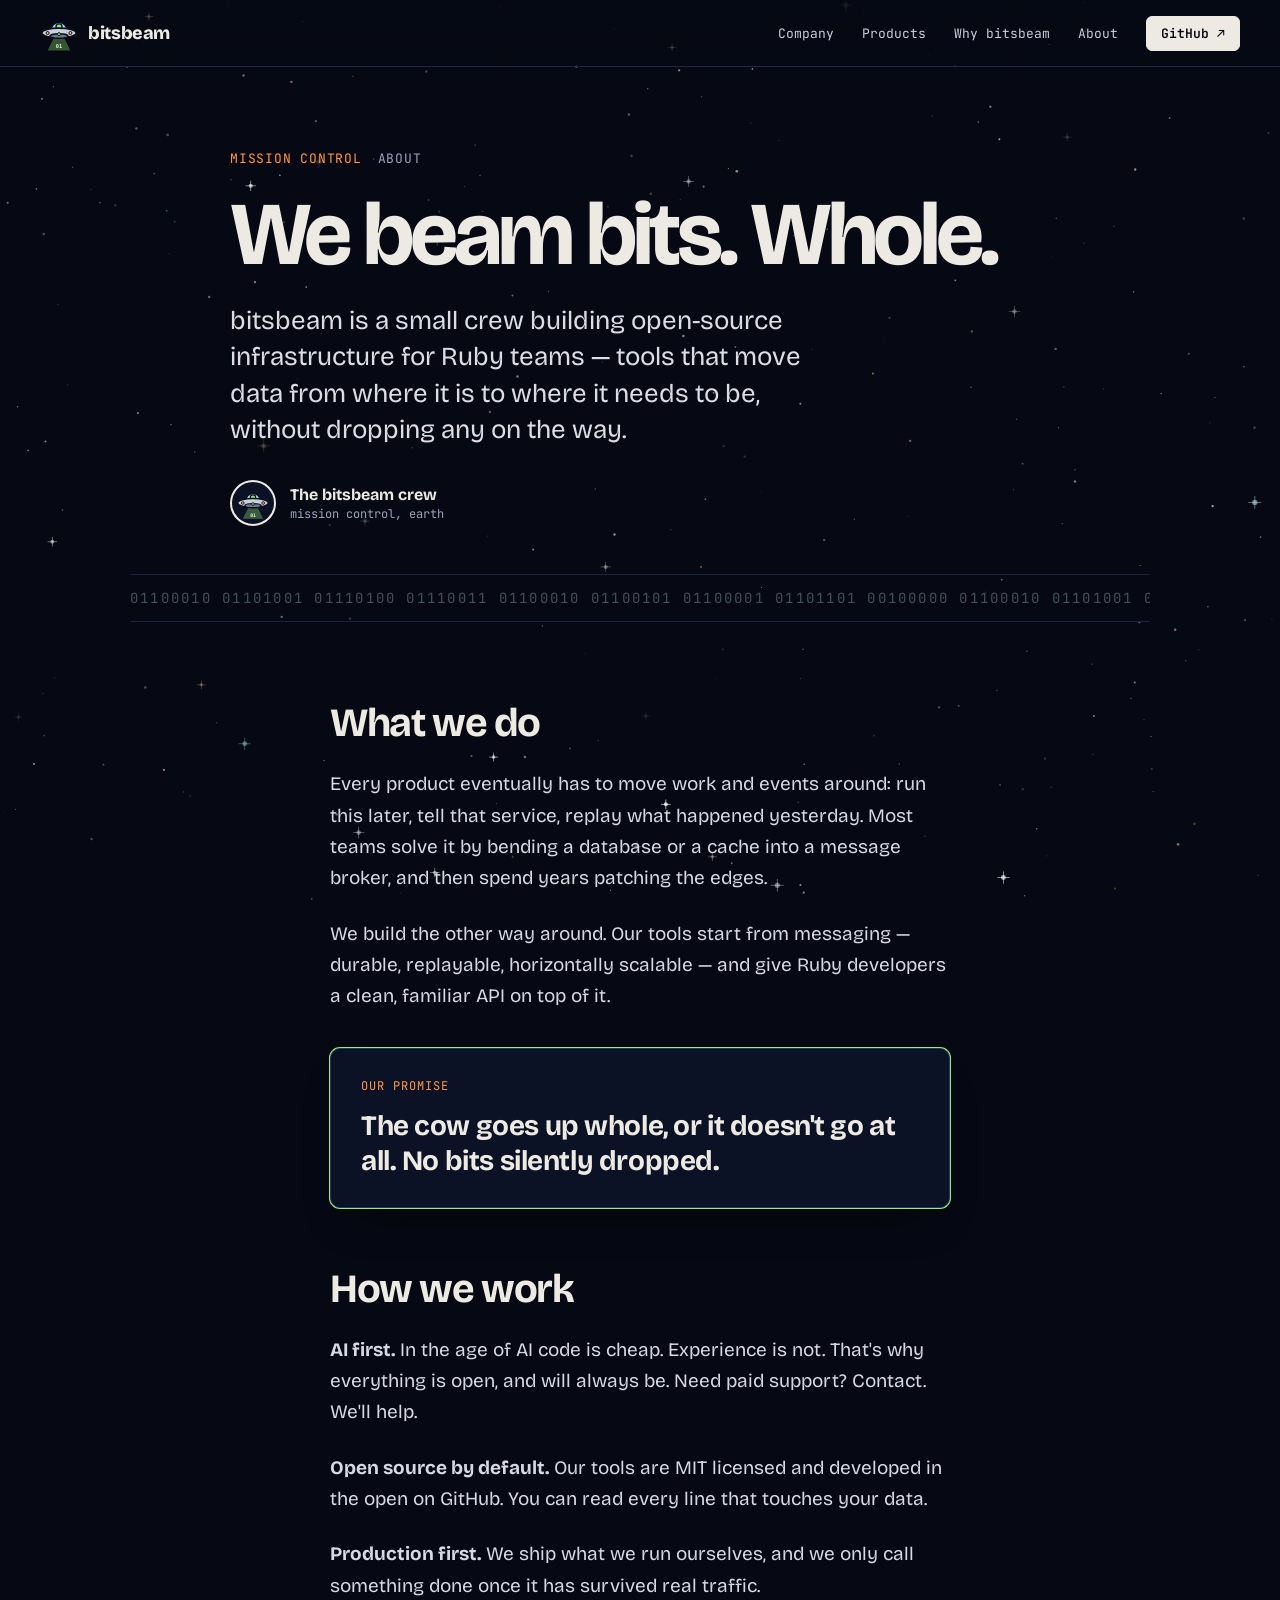
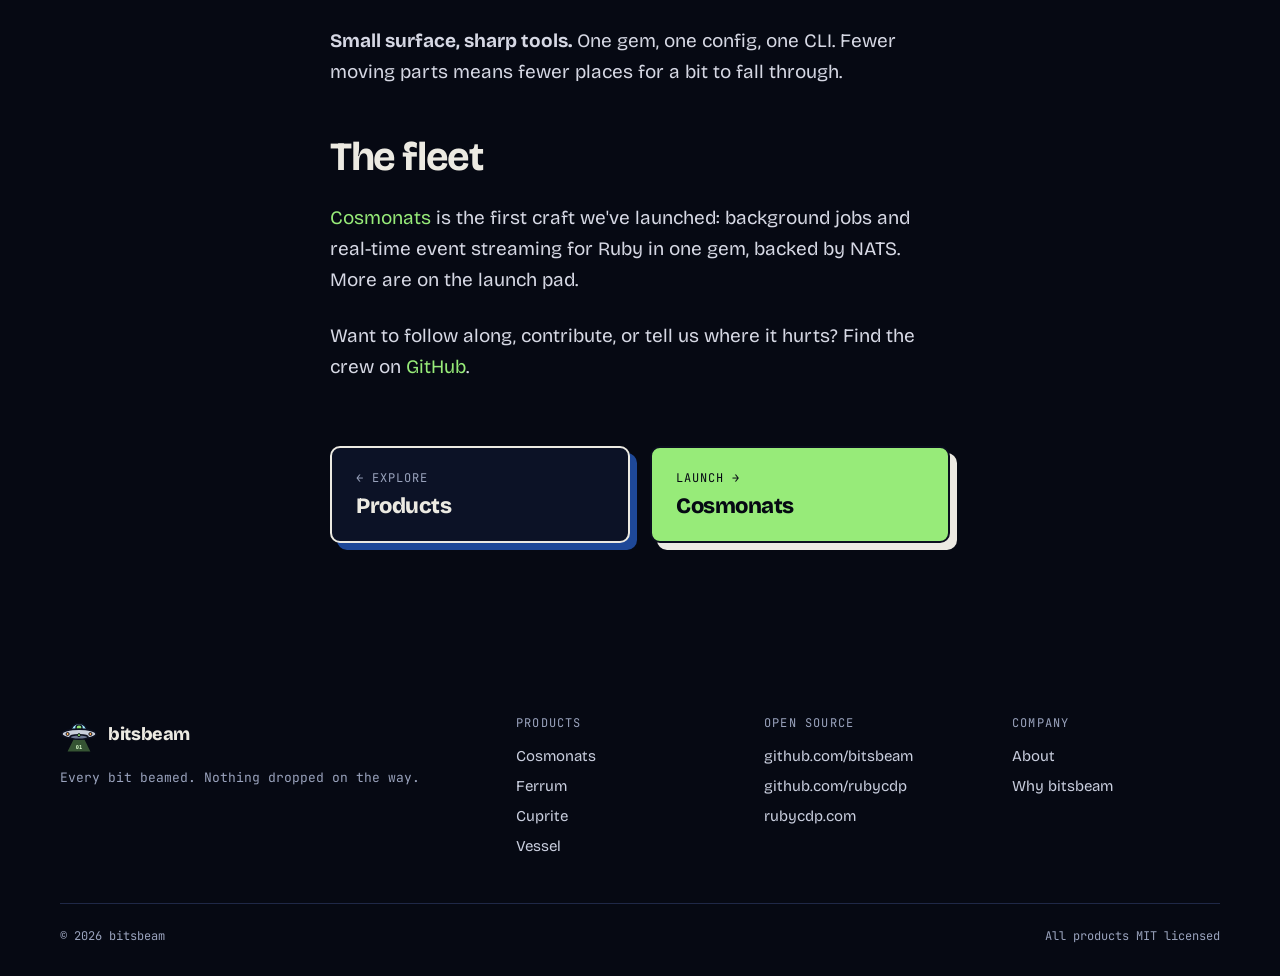
<file: about.html>
<!DOCTYPE html>
<html lang="en">
<head>
  <meta charset="utf-8">
  <meta name="viewport" content="width=device-width, initial-scale=1">
  <title>About bitsbeam</title>
  <meta name="description" content="bitsbeam builds open-source infrastructure for Ruby teams — messaging-first tools that move every bit from where it is to where it needs to be.">
  <meta name="theme-color" content="#060913">
  <meta property="og:title" content="About bitsbeam">
  <meta property="og:description" content="Open-source, messaging-first infrastructure for Ruby teams.">
  <meta property="og:image" content="assets/img/logo.svg">
  <link rel="icon" href="assets/img/logo.svg" type="image/svg+xml">

  <link rel="preconnect" href="https://fonts.googleapis.com">
  <link rel="preconnect" href="https://fonts.gstatic.com" crossorigin>
  <link rel="stylesheet" href="https://fonts.googleapis.com/css2?family=Bricolage+Grotesque:opsz,wght@12..96,400..800&family=JetBrains+Mono:wght@400;600&display=swap">
  <link rel="stylesheet" href="assets/application.css">
  <script src="assets/application.js" defer></script>
</head>
<body data-theme="bitsbeam">
  <canvas class="starfield" data-starfield data-density="0.75" data-parallax="0.2" data-shooting-stars="false" aria-hidden="true"></canvas>

  <header class="site-nav">
    <a class="brand" href="index.html" aria-label="bitsbeam home">
      <img class="brand__logo" src="assets/img/logo.svg" alt="" width="38" height="38">
      <span class="brand__name">bitsbeam</span>
    </a>
    <nav class="site-nav__links" aria-label="Primary">
      <a class="nav-secondary" href="index.html#company">Company</a>
      <a href="index.html#products">Products</a>
      <a class="nav-secondary" href="index.html#why">Why bitsbeam</a>
      <a class="nav-secondary" href="about.html" aria-current="page">About</a>
      <a class="pill-link" href="https://github.com/bitsbeam">GitHub ↗</a>
    </nav>
  </header>

  <main>
    <header class="post-header">
      <div class="post-meta">
        <span class="post-meta__accent">Mission control</span>
        <span>About</span>
      </div>
      <h1 class="post-title">We beam bits. Whole.</h1>
      <p class="post-lede">bitsbeam is a small crew building open-source infrastructure for Ruby teams — tools that move data from where it is to where it needs to be, without dropping any on the way.</p>
      <div class="byline">
        <div class="byline__avatar"><img src="assets/img/logo.svg" alt=""></div>
        <div class="byline__text">
          <span class="byline__name">The bitsbeam crew</span>
          <span class="byline__role">mission control, earth</span>
        </div>
      </div>
    </header>

    <div class="ticker" aria-hidden="true">
      <div class="ticker__line">01100010 01101001 01110100 01110011 01100010 01100101 01100001 01101101 00100000 01100010 01101001 01110100 01110011 01100010 01100101 01100001 01101101 00100000 01100010 01101001 01110100 01110011 01100010 01100101 01100001 01101101</div>
    </div>

    <article class="post-body">
      <h2>What we do</h2>
      <p>Every product eventually has to move work and events around: run this later, tell that service, replay what happened yesterday. Most teams solve it by bending a database or a cache into a message broker, and then spend years patching the edges.</p>
      <p>We build the other way around. Our tools start from messaging — durable, replayable, horizontally scalable — and give Ruby developers a clean, familiar API on top of it.</p>

      <aside class="panel crew-note">
        <span class="crew-note__label">Our promise</span>
        <p class="crew-note__text">The cow goes up whole, or it doesn't go at all. No bits silently dropped.</p>
      </aside>

      <h2>How we work</h2>
      <p><strong>AI first.</strong> In the age of AI code is cheap. Experience is not. That's why everything is open, and will always be. Need paid support? Contact. We'll help.</p>
      <p><strong>Open source by default.</strong> Our tools are MIT licensed and developed in the open on GitHub. You can read every line that touches your data.</p>
      <p><strong>Production first.</strong> We ship what we run ourselves, and we only call something done once it has survived real traffic.</p>
      <p><strong>Small surface, sharp tools.</strong> One gem, one config, one CLI. Fewer moving parts means fewer places for a bit to fall through.</p>

      <h2>The fleet</h2>
      <p><a href="https://cosmonats.bitsbeam.com">Cosmonats</a> is the first craft we've launched: background jobs and real-time event streaming for Ruby in one gem, backed by NATS. More are on the launch pad.</p>
      <p>Want to follow along, contribute, or tell us where it hurts? Find the crew on <a href="https://github.com/bitsbeam">GitHub</a>.</p>
    </article>

    <nav class="post-pager" aria-label="More">
      <a class="pager-card" href="index.html#products">
        <span class="pager-card__label">← Explore</span>
        <span class="pager-card__title">Products</span>
      </a>
      <a class="pager-card pager-card--primary" href="https://cosmonats.bitsbeam.com">
        <span class="pager-card__label">Launch →</span>
        <span class="pager-card__title">Cosmonats</span>
      </a>
    </nav>
  </main>

  <footer class="bb-footer">
    <div class="container">
      <div class="bb-footer__grid">
        <div class="bb-footer__brand">
          <a class="brand" href="index.html"><img class="brand__logo" src="assets/img/logo.svg" alt="" width="38" height="38"><span class="brand__name">bitsbeam</span></a>
          <p>Every bit beamed. Nothing dropped on the way.</p>
        </div>
        <nav class="bb-footer__col" aria-label="Products">
          <h4>Products</h4>
          <a href="https://cosmonats.bitsbeam.com">Cosmonats</a>
          <a href="https://ferrum.rubycdp.com">Ferrum</a>
          <a href="https://cuprite.rubycdp.com">Cuprite</a>
          <a href="https://vessel.rubycdp.com">Vessel</a>
        </nav>
        <nav class="bb-footer__col" aria-label="Open source">
          <h4>Open source</h4>
          <a href="https://github.com/bitsbeam">github.com/bitsbeam</a>
          <a href="https://github.com/rubycdp">github.com/rubycdp</a>
          <a href="https://rubycdp.com">rubycdp.com</a>
        </nav>
        <nav class="bb-footer__col" aria-label="Company">
          <h4>Company</h4>
          <a href="about.html">About</a>
          <a href="index.html#why">Why bitsbeam</a>
        </nav>
      </div>
      <div class="bb-footer__legal">
        <span>© 2026 bitsbeam</span>
        <span>All products MIT licensed</span>
      </div>
    </div>
  </footer>
</body>
</html>
</file>
<file: assets/application.css>
/* ==========================================================================
   Cosmonats / bitsbeam — application.css
   Single stylesheet for every page. Plain CSS, no build step.

   Contents
     1. Base        tokens (CSS variables), reset, utilities, keyframes
     2. Components  nav, buttons, panels, code + syntax, post cards, pager, footer
     3. Home        hero + UFO scene, beam, blog teaser, journey, code, about
     4. Post        article layout, crew note, comparison table
     5. Sites       per-site bits: cosmonats rocket hero, bitsbeam theme + fleet

   Shared by cosmonats.bitsbeam.com/ and bitsbeam.com/ — keep both copies identical.

   Conventions
     - BEM-ish names: .block, .block__element, .block--modifier
     - State classes: .is-active (toggled by application.js)
     - All colors / fonts / radii live in :root — change them there.
   ========================================================================== */


/* 1. Base ================================================================== */

:root {
  /* Surfaces */
  --color-bg: #060913;
  --color-panel: #0c1226;
  --color-panel-deep: #0a0f20;

  /* Ink */
  --color-ink: #ECEAE2;
  --color-lede: #dcdbe6;
  --color-text: #d6d8e4;
  --color-soft: #c9cede;
  --color-muted: #9aa3bd;
  --color-bits: #c9f4ff;

  /* Lines */
  --color-line-faint: #1a2140;
  --color-line: #1f2847;
  --color-line-2: #2b3658;
  --color-line-3: #3a4670;
  --color-outline: #0b0f1e;

  /* Accents */
  --color-cyan: oklch(0.84 0.12 205);
  --color-orange: oklch(0.78 0.16 55);
  --color-indigo: oklch(0.42 0.14 262);

  /* Syntax highlighting */
  --syn-keyword: var(--color-orange);
  --syn-const: var(--color-cyan);
  --syn-symbol: #f3a6b8;
  --syn-literal: #ffe27a;
  --syn-method: #b9a7ff;

  /* Type */
  --font-display: 'Bricolage Grotesque', system-ui, sans-serif;
  --font-mono: 'JetBrains Mono', ui-monospace, monospace;

  /* Layout */
  --container: 1240px;
  --gutter: clamp(20px, 4vw, 40px);
  --radius-sm: 14px;
  --radius: 20px;
  --radius-lg: 24px;
  --shadow-hard: 8px 8px 0 var(--color-indigo);
  --shadow-hard-active: 8px 8px 0 var(--color-cyan);
}

*, *::before, *::after { box-sizing: border-box; }

html { scroll-behavior: smooth; }

body {
  margin: 0;
  min-height: 100vh;
  background: var(--color-bg);
  color: var(--color-ink);
  font-family: var(--font-display);
  overflow-x: hidden;
  -webkit-font-smoothing: antialiased;
}

h1, h2, h3, p, ol, ul, figure { margin: 0; }
img { display: block; max-width: 100%; }
button { font: inherit; }

a { color: var(--color-cyan); text-decoration: none; }
a:hover { color: var(--color-ink); }
:focus-visible { outline: 2px solid var(--color-cyan); outline-offset: 3px; border-radius: 6px; }
::selection { background: var(--color-cyan); color: var(--color-bg); }

/* Utilities ---------------------------------------------------------------- */

.container {
  position: relative;
  z-index: 2;
  max-width: var(--container);
  margin: 0 auto;
  padding-inline: var(--gutter);
}

.eyebrow {
  font-family: var(--font-mono);
  font-size: 13px;
  letter-spacing: 0.08em;
  text-transform: uppercase;
  color: var(--color-cyan);
}
.eyebrow--orange { color: var(--color-orange); }

.section-title {
  font-size: clamp(40px, 6vw, 72px);
  line-height: 0.95;
  font-weight: 800;
  letter-spacing: -0.035em;
  text-wrap: balance;
}

.mono { font-family: var(--font-mono); }

.visually-hidden {
  position: absolute !important;
  width: 1px; height: 1px;
  overflow: hidden; clip: rect(0 0 0 0); white-space: nowrap;
}

/* Keyframes ---------------------------------------------------------------- */

@keyframes bob      { 0%,100% { transform: translateY(0) } 50% { transform: translateY(-8px) } }
@keyframes cowfloat { 0%,100% { transform: translateY(0) rotate(-5deg) } 50% { transform: translateY(-16px) rotate(4deg) } }
@keyframes rise     { 0% { transform: translateY(55%); opacity: 0 } 15% { opacity: 1 } 80% { opacity: 1 } 100% { transform: translateY(-70%); opacity: 0 } }
@keyframes blink    { 0%,49% { opacity: 1 } 50%,100% { opacity: .25 } }
@keyframes flame    { 0%,100% { transform: scaleY(1) } 50% { transform: scaleY(1.4) } }
@keyframes puff     { 0%,100% { transform: scale(.86) } 50% { transform: scale(1.08) } }
@keyframes hint     { 0%,100% { transform: translateY(0) } 50% { transform: translateY(7px) } }

.anim-blink { animation: blink 1.2s infinite; }
.anim-blink.delay-1 { animation-delay: .3s; }
.anim-blink.delay-2 { animation-delay: .6s; }
.anim-blink.delay-3 { animation-delay: .9s; }

@media (prefers-reduced-motion: reduce) {
  html { scroll-behavior: auto; }
}


/* 2. Components ============================================================ */

/* Starfield --------------------------------------------------------------- */
.starfield {
  position: fixed;
  inset: 0;
  width: 100vw;
  height: 100vh;
  z-index: 0;
  pointer-events: none;
}

/* Reading progress -------------------------------------------------------- */
.reading-progress {
  position: fixed;
  top: 0; left: 0;
  z-index: 30;
  height: 3px;
  width: 0;
  background: var(--color-cyan);
  box-shadow: 0 0 12px var(--color-cyan);
}

/* Site nav ---------------------------------------------------------------- */
.site-nav {
  position: fixed;
  top: 0; left: 0; right: 0;
  z-index: 20;
  display: flex;
  align-items: center;
  justify-content: space-between;
  gap: 16px;
  padding: 14px clamp(16px, 4vw, 40px);
  background: linear-gradient(#060913ee, #06091300);
}

.brand { display: flex; align-items: center; gap: 10px; color: var(--color-ink); }
.brand:hover { color: var(--color-ink); }
.brand__logo { width: 38px; height: 38px; object-fit: contain; }
.brand__name { font-weight: 800; font-size: 18px; letter-spacing: -0.02em; }
.brand__by { font-family: var(--font-mono); font-size: 11px; color: var(--color-muted); }

.site-nav__links {
  display: flex;
  align-items: center;
  gap: clamp(12px, 2.4vw, 28px);
  font-family: var(--font-mono);
  font-size: 13px;
}
.site-nav__links a { color: var(--color-soft); }
.site-nav__links a:hover { color: var(--color-ink); }
.site-nav__links .pill-link {
  color: var(--color-bg);
  background: var(--color-ink);
  padding: 8px 14px;
  border-radius: 999px;
  font-weight: 600;
  border: 2px solid var(--color-ink);
}
.site-nav__links .pill-link:hover { color: var(--color-bg); background: var(--color-cyan); border-color: var(--color-cyan); }

/* Mobile nav: keep logo, name, "blog" and GitHub; hide the rest */
@media (max-width: 640px) {
  .brand__by,
  .site-nav__links .nav-secondary { display: none; }
  .site-nav__links { gap: 14px; }
}

/* Buttons ----------------------------------------------------------------- */
.btn {
  display: inline-flex;
  align-items: center;
  gap: 10px;
  padding: 14px 22px;
  border-radius: var(--radius-sm);
  cursor: pointer;
  transition: transform .2s, box-shadow .2s;
}
.btn--primary {
  background: var(--color-cyan);
  color: var(--color-bg);
  font-weight: 700;
  font-size: 17px;
  border: 2.5px solid var(--color-outline);
  box-shadow: 5px 5px 0 var(--color-ink);
}
.btn--primary:hover { color: var(--color-bg); transform: translate(-2px, -2px); box-shadow: 7px 7px 0 var(--color-ink); }
.btn--terminal {
  background: var(--color-panel);
  color: var(--color-ink);
  font-family: var(--font-mono);
  font-size: 14px;
  padding: 14px 18px;
  border: 2px solid var(--color-line-2);
}
.btn--terminal:hover { border-color: var(--color-cyan); }
.btn__prompt { color: var(--color-muted); }
.btn__hint { color: var(--color-cyan); font-size: 12px; }

.copy-btn {
  font-family: var(--font-mono);
  font-size: 12px;
  background: transparent;
  color: var(--color-cyan);
  border: 1.5px solid var(--color-line-3);
  border-radius: 999px;
  padding: 6px 12px;
  cursor: pointer;
}
.copy-btn:hover { border-color: var(--color-cyan); }

/* Panels & chips ---------------------------------------------------------- */
.panel {
  background: var(--color-panel);
  border: 2px solid var(--color-ink);
  border-radius: var(--radius);
  box-shadow: var(--shadow-hard);
}

.chip {
  font-family: var(--font-mono);
  font-size: 12px;
  color: var(--color-ink);
  border: 1.5px solid var(--color-line-3);
  border-radius: 999px;
  padding: 5px 11px;
}
.chip-list { display: flex; flex-wrap: wrap; gap: 8px; list-style: none; padding: 0; }

.badge {
  color: var(--color-bg);
  background: var(--color-cyan);
  padding: 2px 8px;
  border-radius: 999px;
}

/* Code block + syntax ----------------------------------------------------- */
.code-block {
  background: var(--color-panel);
  border: 2px solid var(--color-ink);
  border-radius: var(--radius);
  overflow: hidden;
  display: flex;
  flex-direction: column;
}
.code-block--raised { box-shadow: var(--shadow-hard); }
.code-block__head {
  display: flex;
  justify-content: space-between;
  gap: 12px;
  padding: 12px 18px;
  border-bottom: 2px solid var(--color-line);
  font-family: var(--font-mono);
  font-size: 12px;
  color: var(--color-muted);
}
.code-block__lang { color: var(--color-cyan); }
.code-block pre {
  margin: 0;
  padding: 20px 18px;
  overflow-x: auto;
  font-family: var(--font-mono);
  font-size: 14px;
  line-height: 1.6;
  color: var(--color-ink);
}

.tok-k { color: var(--syn-keyword); }  /* keywords: class, def, end, true */
.tok-c { color: var(--syn-const); }    /* constants / class names */
.tok-s { color: var(--syn-symbol); }   /* symbols / keys */
.tok-l { color: var(--syn-literal); }  /* strings, numbers */
.tok-m { color: var(--syn-method); }   /* method calls */

code.inline {
  font-family: var(--font-mono);
  font-size: 0.85em;
  color: var(--syn-symbol);
}

/* Post meta --------------------------------------------------------------- */
.post-meta {
  display: flex;
  flex-wrap: wrap;
  gap: 14px;
  font-family: var(--font-mono);
  font-size: 12px;
  letter-spacing: 0.04em;
  text-transform: uppercase;
  color: var(--color-muted);
}
.post-meta__accent { color: var(--color-orange); }

/* Post feature card ------------------------------------------------------- */
.post-feature {
  display: grid;
  grid-template-columns: repeat(auto-fit, minmax(min(100%, 380px), 1fr));
  background: var(--color-panel);
  border: 2px solid var(--color-ink);
  border-radius: var(--radius-lg);
  box-shadow: var(--shadow-hard);
  overflow: hidden;
  color: var(--color-ink);
  transition: transform .25s, box-shadow .25s;
}
.post-feature:hover { color: var(--color-ink); transform: translate(-3px, -3px); box-shadow: 11px 11px 0 var(--color-cyan); }

.post-feature__art {
  position: relative;
  min-height: 240px;
  background: var(--color-panel-deep);
  border-right: 2px solid var(--color-line);
  overflow: hidden;
  display: flex;
  align-items: center;
  justify-content: center;
  padding: 28px;
}
.post-feature__bits {
  position: absolute;
  inset: 20px;
  font-family: var(--font-mono);
  font-size: 15px;
  line-height: 1.5;
  letter-spacing: 0.14em;
  color: rgba(201, 244, 255, 0.25);
  word-break: break-all;
}
.post-feature__emblem {
  position: relative;
  display: flex;
  flex-direction: column;
  align-items: center;
  gap: 6px;
  font-family: var(--font-mono);
}
.post-feature__emblem-text {
  font-size: clamp(34px, 4.4vw, 58px);
  font-weight: 600;
  white-space: nowrap;
  letter-spacing: -0.02em;
  line-height: 1;
}
.post-feature__emblem-tag {
  font-size: 12px;
  color: var(--color-orange);
  letter-spacing: 0.08em;
  text-transform: uppercase;
}
.post-feature__body {
  padding: 32px clamp(24px, 3vw, 40px);
  display: flex;
  flex-direction: column;
  gap: 16px;
  justify-content: center;
}
.post-feature__title {
  font-size: clamp(28px, 3.4vw, 40px);
  line-height: 1.02;
  font-weight: 800;
  letter-spacing: -0.03em;
  text-wrap: balance;
}
.post-feature__excerpt { font-size: 17px; line-height: 1.5; color: var(--color-soft); text-wrap: pretty; }
.read-more { font-family: var(--font-mono); font-size: 14px; color: var(--color-cyan); }

/* Post list row ----------------------------------------------------------- */
.post-list { display: flex; flex-direction: column; gap: 14px; list-style: none; padding: 0; }
.post-list__label {
  font-family: var(--font-mono);
  font-size: 12px;
  color: var(--color-muted);
  letter-spacing: 0.08em;
  text-transform: uppercase;
}
.post-row {
  display: grid;
  grid-template-columns: minmax(0, 1fr) auto;
  align-items: center;
  gap: 20px;
  padding: 20px 24px;
  background: var(--color-panel-deep);
  border: 1.5px solid var(--color-line-2);
  border-radius: 16px;
  color: var(--color-ink);
  transition: border-color .2s, transform .2s;
}
.post-row:hover { color: var(--color-ink); border-color: var(--color-cyan); transform: translateX(4px); }
.post-row__text { display: flex; flex-direction: column; gap: 6px; min-width: 0; }
.post-row__title { font-size: clamp(20px, 2.2vw, 24px); line-height: 1.1; font-weight: 800; letter-spacing: -0.02em; }
.post-row__excerpt { font-size: 15px; color: var(--color-muted); }
.post-row__arrow { font-family: var(--font-mono); font-size: 20px; color: var(--color-cyan); }

/* Post pager (prev / next) ------------------------------------------------ */
.post-pager {
  position: relative;
  z-index: 2;
  max-width: 700px;
  margin: 0 auto;
  padding: 24px var(--gutter) 100px;
  display: grid;
  grid-template-columns: repeat(auto-fit, minmax(min(100%, 280px), 1fr));
  gap: 20px;
}
.pager-card {
  display: flex;
  flex-direction: column;
  gap: 8px;
  background: var(--color-panel);
  color: var(--color-ink);
  border: 2px solid var(--color-ink);
  border-radius: var(--radius);
  box-shadow: 7px 7px 0 var(--color-indigo);
  padding: 22px 24px;
  transition: transform .2s, box-shadow .2s;
}
.pager-card:hover { color: var(--color-ink); transform: translate(-2px, -2px); box-shadow: 9px 9px 0 var(--color-cyan); }
.pager-card--primary {
  background: var(--color-cyan);
  color: var(--color-bg);
  border: 2.5px solid var(--color-outline);
  box-shadow: 7px 7px 0 var(--color-ink);
}
.pager-card--primary:hover { color: var(--color-bg); box-shadow: 9px 9px 0 var(--color-ink); }
.pager-card__label { font-family: var(--font-mono); font-size: 12px; letter-spacing: 0.08em; text-transform: uppercase; color: var(--color-muted); }
.pager-card--primary .pager-card__label { color: var(--color-bg); }
.pager-card__title { font-size: 22px; line-height: 1.1; font-weight: 800; letter-spacing: -0.02em; }

/* Footer ------------------------------------------------------------------ */
.site-footer {
  position: relative;
  z-index: 2;
  border-top: 1.5px solid var(--color-line-faint);
  padding: 28px var(--gutter);
  display: flex;
  flex-wrap: wrap;
  justify-content: space-between;
  gap: 16px;
  font-family: var(--font-mono);
  font-size: 13px;
  color: var(--color-muted);
}
.site-footer__links { display: flex; gap: 20px; }


/* 3. Home ================================================================== */

/* Hero -------------------------------------------------------------------- */
.hero {
  min-height: 100vh;
  padding-top: 110px;
  padding-bottom: 60px;
  display: grid;
  grid-template-columns: repeat(auto-fit, minmax(min(100%, 340px), 1fr));
  align-items: center;
  gap: 32px;
}
.hero__copy { display: flex; flex-direction: column; gap: 22px; }
.hero__title {
  font-size: clamp(64px, 10vw, 150px);
  line-height: 0.88;
  font-weight: 800;
  letter-spacing: -0.045em;
  text-shadow: 5px 5px 0 var(--color-indigo);
}
.hero__lede {
  font-size: clamp(19px, 2vw, 24px);
  line-height: 1.35;
  max-width: 30ch;
  text-wrap: pretty;
  color: var(--color-lede);
}
.hero__tagline { font-family: var(--font-mono); font-size: 14px; line-height: 1.6; color: var(--color-muted); }
.hero__actions { display: flex; flex-wrap: wrap; gap: 14px; margin-top: 8px; }

.scroll-hint {
  position: absolute;
  left: 50%;
  bottom: 22px;
  transform: translateX(-50%);
  display: flex;
  flex-direction: column;
  align-items: center;
  gap: 6px;
  font-family: var(--font-mono);
  font-size: 12px;
  color: var(--color-muted);
}
.scroll-hint__arrow { font-size: 16px; animation: hint 1.6s ease-in-out infinite; }

/* UFO + cow illustration -------------------------------------------------- */
.ufo-scene {
  position: relative;
  width: 100%;
  max-width: 520px;
  justify-self: center;
  aspect-ratio: 400 / 480;
}
.ufo-scene__layer {
  position: absolute;
  inset: 0;
  width: 100%;
  height: 100%;
  overflow: visible;
}
.ufo-scene__layer--front { z-index: 2; pointer-events: none; }
.ufo-scene__ufo { animation: bob 4s ease-in-out infinite; }
.ufo-scene__cow { transform-box: fill-box; transform-origin: center; }

/* Binary data rising inside the tractor beam */
.beam {
  position: absolute;
  inset: 0;
  z-index: 1;
  clip-path: polygon(41.5% 28.1%, 56.2% 30.7%, 85% 89.6%, 15% 89.6%);
  filter: blur(0.8px);
  -webkit-mask-image: linear-gradient(to top, #000 0%, #000 25%, rgba(0,0,0,.15) 80%, transparent 92%);
          mask-image: linear-gradient(to top, #000 0%, #000 25%, rgba(0,0,0,.15) 80%, transparent 92%);
}
.beam__col { position: absolute; top: 22%; height: 70%; overflow: hidden; }
.beam__bits {
  width: 1ch;
  word-break: break-all;
  font-family: var(--font-mono);
  font-size: 13px;
  line-height: 1.15;
  color: var(--color-bits);
  opacity: 0;
  animation: rise var(--dur, 4s) linear var(--delay, 0s) infinite;
}

/* Blog teaser ------------------------------------------------------------- */
.blog {
  padding-top: 100px;
  padding-bottom: 40px;
  display: flex;
  flex-direction: column;
  gap: 32px;
}
.section-head { display: flex; justify-content: space-between; align-items: flex-end; gap: 20px; flex-wrap: wrap; }
.section-head__titles { display: flex; flex-direction: column; gap: 12px; }
.section-head__meta { font-family: var(--font-mono); font-size: 13px; color: var(--color-muted); }
.blog__archive { display: flex; flex-direction: column; gap: 14px; }

/* Journey ----------------------------------------------------------------- */
.journey { position: relative; z-index: 2; padding-top: 60px; }
.journey__intro {
  max-width: 760px;
  margin: 0 auto;
  padding: 0 24px 40px;
  text-align: center;
  display: flex;
  flex-direction: column;
  gap: 14px;
  align-items: center;
}
.journey__map { position: relative; }
.journey__svg { position: absolute; left: 0; top: 0; pointer-events: none; overflow: visible; }
.journey__track { fill: none; stroke: var(--color-line-2); stroke-width: 2.5; stroke-dasharray: 2 10; stroke-linecap: round; }
.journey__trail { fill: none; stroke: var(--color-cyan); stroke-width: 3; stroke-linecap: round; opacity: .9; }
.journey[data-trail="false"] .journey__trail { opacity: 0; }

.journey__markers { position: absolute; inset: 0; z-index: 2; pointer-events: none; }
.journey__marker {
  position: absolute;
  transform: translate(-50%, -50%);
  width: 48px; height: 48px;
  border-radius: 50%;
  border: 2px dashed var(--color-line-3);
  background: var(--color-panel-deep);
  display: grid;
  place-items: center;
  font-family: var(--font-mono);
  font-size: 12px;
  color: var(--color-muted);
  transition: all .4s;
}
.journey__marker.is-active { border-style: solid; border-color: var(--color-cyan); color: var(--color-ink); }

.journey__stops { list-style: none; padding: 0; }
.journey__stop {
  position: relative;
  z-index: 3;
  min-height: 82vh;
  display: flex;
  align-items: center;
  justify-content: flex-end;
  padding: 0 clamp(14px, 6vw, 96px);
}
.journey__stop:nth-child(even) { justify-content: flex-start; }

.waypoint {
  width: min(470px, calc(100% - 80px));
  background: var(--color-panel);
  border: 2px solid var(--color-ink);
  border-radius: var(--radius);
  padding: 28px 28px 26px;
  display: flex;
  flex-direction: column;
  gap: 14px;
  box-shadow: 8px 8px 0 var(--color-line-faint);
  opacity: 0.4;
  transform: translateY(18px);
  transition: opacity .45s, transform .45s, box-shadow .45s;
}
.waypoint.is-active { opacity: 1; transform: translateY(0); box-shadow: var(--shadow-hard-active); }
.waypoint__head {
  display: flex;
  justify-content: space-between;
  gap: 12px;
  font-family: var(--font-mono);
  font-size: 12px;
  letter-spacing: 0.06em;
  text-transform: uppercase;
}
.waypoint__tag { color: var(--color-orange); }
.waypoint__num { color: var(--color-muted); }
.waypoint__title { font-size: clamp(26px, 3vw, 34px); line-height: 1.02; font-weight: 800; letter-spacing: -0.025em; text-wrap: balance; }
.waypoint__body { font-size: 17px; line-height: 1.5; color: var(--color-soft); text-wrap: pretty; }

/* Vehicle that rides the path */
.vehicle {
  position: absolute;
  left: 0; top: 0;
  z-index: 4;
  pointer-events: none;
  will-change: transform;
  filter: drop-shadow(0 0 18px rgba(127, 227, 255, .35));
}
.vehicle svg { display: block; overflow: visible; }
.journey[data-vehicle="rocket"] .vehicle__ufo,
.journey[data-vehicle="ufo"] .vehicle__rocket { display: none; }
.vehicle__flame { transform-origin: 30px 84px; animation: flame .18s ease-in-out infinite; }
.vehicle__ufo .anim-blink { animation-duration: 1s; }

/* Code section ------------------------------------------------------------ */
.code-section {
  padding-top: 120px;
  padding-bottom: 60px;
  display: flex;
  flex-direction: column;
  gap: 36px;
}
.code-section__head { display: flex; flex-direction: column; gap: 12px; max-width: 720px; }
.code-grid { display: grid; grid-template-columns: repeat(auto-fit, minmax(min(100%, 460px), 1fr)); gap: 28px; }
.code-grid .code-block__head { padding: 14px 20px; }
.code-grid pre { padding: 22px 20px; }

.install-list { display: flex; flex-direction: column; gap: 14px; list-style: none; padding: 0; }
.install-row {
  display: flex;
  align-items: center;
  gap: 16px;
  flex-wrap: wrap;
  background: var(--color-panel-deep);
  border: 1.5px solid var(--color-line-2);
  border-radius: var(--radius-sm);
  padding: 14px 18px;
}
.install-row__label { font-family: var(--font-mono); font-size: 12px; color: var(--color-orange); min-width: 84px; }
.install-row__cmd {
  flex: 1;
  min-width: 0;
  font-family: var(--font-mono);
  font-size: 14px;
  color: var(--color-ink);
  overflow-x: auto;
  white-space: pre;
}

/* About bitsbeam ---------------------------------------------------------- */
.about {
  padding-top: 120px;
  padding-bottom: 80px;
  display: grid;
  grid-template-columns: repeat(auto-fit, minmax(min(100%, 420px), 1fr));
  gap: 48px;
  align-items: center;
}
.about__copy { display: flex; flex-direction: column; gap: 18px; }
.about__text { font-size: 19px; line-height: 1.55; color: var(--color-soft); max-width: 46ch; text-wrap: pretty; }
.bits-panel {
  position: relative;
  border-radius: var(--radius-lg);
  padding: 28px;
  display: flex;
  flex-direction: column;
  gap: 20px;
  overflow: hidden;
}
.bits-panel__bits {
  font-family: var(--font-mono);
  font-size: clamp(18px, 2.4vw, 26px);
  line-height: 1.3;
  color: var(--color-bits);
  word-break: break-all;
  letter-spacing: 0.12em;
  opacity: 0.9;
}
.bits-panel__foot {
  display: flex;
  justify-content: space-between;
  align-items: center;
  gap: 12px;
  flex-wrap: wrap;
  font-family: var(--font-mono);
  font-size: 13px;
  color: var(--color-muted);
}
.bits-panel__caption { color: var(--color-orange); }


/* 4. Post ================================================================== */

.post-header {
  position: relative;
  z-index: 2;
  max-width: 900px;
  margin: 0 auto;
  padding: 150px var(--gutter) 48px;
  display: flex;
  flex-direction: column;
  gap: 24px;
}
.post-header .post-meta { font-size: 13px; letter-spacing: 0.06em; gap: 16px; }

.post-title {
  font-size: clamp(46px, 7vw, 96px);
  line-height: 0.92;
  font-weight: 800;
  letter-spacing: -0.045em;
  text-wrap: balance;
  text-shadow: 5px 5px 0 var(--color-indigo);
}
.post-lede {
  font-size: clamp(20px, 2.2vw, 26px);
  line-height: 1.4;
  color: var(--color-lede);
  max-width: 36ch;
  text-wrap: pretty;
}

.byline { display: flex; align-items: center; gap: 14px; padding-top: 8px; }
.byline__avatar {
  width: 46px; height: 46px;
  border-radius: 50%;
  background: var(--color-panel);
  border: 2px solid var(--color-ink);
  display: grid;
  place-items: center;
  overflow: hidden;
}
.byline__avatar img { width: 34px; height: 34px; object-fit: contain; }
.byline__text { display: flex; flex-direction: column; gap: 2px; }
.byline__name { font-weight: 700; font-size: 16px; }
.byline__role { font-family: var(--font-mono); font-size: 12px; color: var(--color-muted); }

.ticker {
  position: relative;
  z-index: 2;
  max-width: 1100px;
  margin: 0 auto;
  padding: 0 var(--gutter);
}
.ticker__line {
  font-family: var(--font-mono);
  font-size: 14px;
  letter-spacing: 0.16em;
  color: rgba(201, 244, 255, 0.3);
  white-space: nowrap;
  overflow: hidden;
  border-top: 1.5px solid var(--color-line-faint);
  border-bottom: 1.5px solid var(--color-line-faint);
  padding: 14px 0;
}

/* Article body ------------------------------------------------------------ */
.post-body {
  position: relative;
  z-index: 2;
  max-width: 700px;
  margin: 0 auto;
  padding: 56px var(--gutter) 40px;
  display: flex;
  flex-direction: column;
  gap: 24px;
  font-size: 19px;
  line-height: 1.65;
  color: var(--color-text);
}
.post-body p { text-wrap: pretty; }
.post-body h2 {
  margin-top: 24px;
  font-size: clamp(30px, 3.6vw, 40px);
  line-height: 1.05;
  font-weight: 800;
  letter-spacing: -0.03em;
  color: var(--color-ink);
}

.crew-note {
  margin: 12px 0;
  padding: 28px 30px;
  display: flex;
  flex-direction: column;
  gap: 12px;
  box-shadow: var(--shadow-hard-active);
}
.crew-note__label {
  font-family: var(--font-mono);
  font-size: 12px;
  color: var(--color-orange);
  letter-spacing: 0.08em;
  text-transform: uppercase;
}
.crew-note__text {
  font-size: clamp(22px, 2.6vw, 28px);
  line-height: 1.25;
  font-weight: 700;
  color: var(--color-ink);
  letter-spacing: -0.015em;
  text-wrap: pretty;
}

/* Contact form ------------------------------------------------------------ */
.contact-form {
  padding: 28px 30px;
  display: flex;
  flex-direction: column;
  gap: 20px;
}
.contact-form .btn { align-self: flex-start; }
.contact-form__status { font-family: var(--font-mono); font-size: 13px; line-height: 1.5; color: var(--color-muted); }
.field { display: flex; flex-direction: column; gap: 8px; }
.field__label {
  font-family: var(--font-mono);
  font-size: 12px;
  color: var(--color-muted);
  letter-spacing: 0.08em;
  text-transform: uppercase;
}
.field__input {
  width: 100%;
  padding: 12px 14px;
  font: inherit;
  font-size: 17px;
  color: var(--color-ink);
  background: var(--color-bg);
  border: 1px solid var(--color-line-2);
  border-radius: var(--radius-sm);
  transition: border-color .2s;
}
.field__input:focus { outline: none; border-color: var(--color-cyan); }
textarea.field__input { resize: vertical; min-height: 140px; line-height: 1.5; }

/* Comparison table -------------------------------------------------------- */
.table-wrap { overflow-x: auto; border: 1.5px solid var(--color-line-2); border-radius: 16px; }
.compare { width: 100%; min-width: 440px; border-collapse: collapse; font-size: 15px; line-height: 1.4; }
.compare th, .compare td { padding: 11px 16px; text-align: left; border-bottom: 1px solid var(--color-line-faint); }
.compare thead th {
  padding-block: 12px;
  font-family: var(--font-mono);
  font-size: 12px;
  font-weight: 400;
  color: var(--color-muted);
  border-bottom: 1.5px solid var(--color-line-2);
}
.compare thead th:last-child { color: var(--color-cyan); }
.compare tbody th { color: var(--color-ink); font-weight: 600; }
.compare tbody td:nth-child(2) { color: var(--color-muted); }
.compare tbody td:last-child { color: var(--color-ink); }
.compare tbody tr:last-child > * { border-bottom: 0; }


/* 5. Sites ================================================================= */

/* Cosmonats: rocket lifting off (hero art) -------------------------------- */
.rocket-scene {
  position: relative;
  width: 100%;
  max-width: 520px;
  justify-self: center;
  aspect-ratio: 400 / 480;
}
.rocket-scene svg { display: block; width: 100%; height: 100%; overflow: visible; }
.rocket-scene__rocket { animation: bob 2.6s ease-in-out infinite; }
.rocket-scene__flame { transform-box: fill-box; transform-origin: 50% 0; animation: flame .18s ease-in-out infinite; }
.rocket-scene__puff { transform-box: fill-box; transform-origin: center; animation: puff 2.4s ease-in-out infinite; }
.rocket-scene__planet { animation: bob 7s ease-in-out infinite; }

/* bitsbeam: alien-green accent. <body data-theme="bitsbeam"> ------------- */
/* --color-cyan is the site accent; the theme just swaps its value. */
[data-theme="bitsbeam"] {
  --color-cyan: oklch(0.86 0.17 138);
  --color-bits: #dcffcf;
}

/* bitsbeam: no blur on the beam digits — they glow hot instead */
[data-theme="bitsbeam"] .beam { filter: none; opacity: 0.6; }
[data-theme="bitsbeam"] .beam__bits {
  color: #cfeec2;
  font-weight: 600;
  text-shadow:
    0 0 4px oklch(0.86 0.17 138 / 0.55),
    0 0 12px oklch(0.78 0.16 55 / 0.3);
}

/* bitsbeam: fleet --------------------------------------------------------- */
.fleet {
  padding-top: 100px;
  padding-bottom: 80px;
  display: flex;
  flex-direction: column;
  gap: 32px;
}
.fleet .post-feature__emblem { gap: 14px; }
.fleet .post-feature__emblem img { width: clamp(96px, 12vw, 140px); height: auto; }

/* bitsbeam: fleet grid (one card per product, --craft = its own accent) */
.fleet .post-list__label { margin-top: 12px; }
.fleet .post-list__label a { color: var(--color-cyan); }
.fleet-grid { display: grid; grid-template-columns: repeat(auto-fit, minmax(min(100%, 300px), 1fr)); gap: 24px; }
.craft-card {
  --craft: var(--color-cyan);
  display: flex;
  flex-direction: column;
  gap: 12px;
  padding: 26px 26px 24px;
  background: var(--color-panel);
  color: var(--color-ink);
  border: 2px solid var(--color-ink);
  border-radius: var(--radius);
  box-shadow: var(--shadow-hard);
  transition: transform .2s, box-shadow .2s;
}
.craft-card:hover { color: var(--color-ink); transform: translate(-3px, -3px); box-shadow: 11px 11px 0 var(--craft); }
.craft-card__logo { width: 72px; height: 72px; margin-bottom: 6px; }
.craft-card .post-meta__accent { color: var(--craft); }
.craft-card__title { font-size: clamp(28px, 3vw, 36px); line-height: 1; font-weight: 800; letter-spacing: -0.03em; }
.craft-card__kicker { font-family: var(--font-mono); font-size: 13px; color: var(--craft); }
.craft-card__desc { font-size: 16px; line-height: 1.5; color: var(--color-soft); text-wrap: pretty; flex: 1; }
.craft-card__more { font-family: var(--font-mono); font-size: 13px; color: var(--craft); }

/* bitsbeam: field scene (city, crop circles, grass) ----------------------- */

/* bitsbeam: a more official finish — same system, quieter edges ----------- */
/* Flatter, tighter: smaller radii, hairline borders, soft depth instead of
   hard offset shadows. Everything else (type, colours, layout) is shared. */
[data-theme="bitsbeam"] {
  --radius-sm: 6px;
  --radius: 10px;
  --radius-lg: 12px;
  --shadow-hard: 0 24px 48px -28px rgba(0, 0, 0, .8);
  --shadow-hard-active: 0 0 0 1px var(--color-cyan), 0 24px 48px -28px rgba(0, 0, 0, .8);
}
[data-theme="bitsbeam"] .site-nav { border-bottom: 1px solid var(--color-line); }
[data-theme="bitsbeam"] .site-nav__links .pill-link { border-radius: 6px; border-width: 1px; }
[data-theme="bitsbeam"] .btn--primary { border: 1px solid transparent; box-shadow: none; font-weight: 600; }
[data-theme="bitsbeam"] .btn--primary:hover { transform: none; box-shadow: none; background: var(--color-ink); }
[data-theme="bitsbeam"] .btn--terminal { border-width: 1px; }
[data-theme="bitsbeam"] .panel,
[data-theme="bitsbeam"] .post-feature,
[data-theme="bitsbeam"] .craft-card { border: 1px solid var(--color-line-2); }
[data-theme="bitsbeam"] .post-feature:hover,
[data-theme="bitsbeam"] .craft-card:hover { transform: translateY(-2px); border-color: var(--craft, var(--color-cyan)); box-shadow: var(--shadow-hard); }
[data-theme="bitsbeam"] .badge { border-radius: 4px; }
[data-theme="bitsbeam"] .hero__title,
[data-theme="bitsbeam"] .section-title,
[data-theme="bitsbeam"] .post-body h2 { font-weight: 700; letter-spacing: -0.035em; }
[data-theme="bitsbeam"] .post-title { font-weight: 700; line-height: 0.98; text-shadow: none; }
[data-theme="bitsbeam"] .site-footer { border-top: 1px solid var(--color-line); }

/* bitsbeam: company layout — v2 ------------------------------------------- */
/* Same tokens/fonts as cosmonats; different structure: centred hero over a
   full-bleed landscape, solid sections (stars only in the hero), hairline
   rules, product index table, column footer. Binary section numbers. */
.bb-label { display: flex; align-items: center; gap: 12px; font-family: var(--font-mono); font-size: 12px; letter-spacing: .12em; text-transform: uppercase; color: var(--color-muted); }
.bb-label b { color: var(--color-cyan); font-weight: 600; }
.bb-h2 { font-size: clamp(34px, 4.4vw, 56px); line-height: 1.02; font-weight: 700; letter-spacing: -0.035em; text-wrap: balance; }
.bb-text { font-size: 18px; line-height: 1.6; color: var(--color-soft); max-width: 48ch; text-wrap: pretty; }

.bb-hero { position: relative; z-index: 2; padding-top: clamp(120px, 15vh, 168px); display: flex; flex-direction: column; align-items: center; text-align: center; gap: 28px; overflow: hidden; }
.bb-hero__copy { display: flex; flex-direction: column; align-items: center; gap: 24px; max-width: 920px; padding: 0 var(--gutter); }
.bb-hero__chip { display: inline-flex; align-items: center; gap: 10px; font-family: var(--font-mono); font-size: 12px; color: var(--color-soft); border: 1px solid var(--color-line-2); border-radius: 999px; padding: 7px 14px; background: rgba(6, 9, 19, .6); }
.bb-hero__dot { width: 7px; height: 7px; border-radius: 50%; background: var(--color-cyan); box-shadow: 0 0 8px var(--color-cyan); }
.bb-hero__title { font-size: clamp(44px, 6.6vw, 96px); line-height: 0.98; font-weight: 700; letter-spacing: -0.045em; text-wrap: balance; }
.bb-hero__title em { font-style: normal; color: var(--color-cyan); }
.bb-hero__lede { font-size: clamp(18px, 1.6vw, 21px); line-height: 1.5; color: var(--color-soft); max-width: 58ch; text-wrap: pretty; }
.bb-hero__actions { display: flex; flex-wrap: wrap; justify-content: center; gap: 12px; }

.bb-stage { --band-h: clamp(150px, 20vw, 240px); --fig-w: clamp(260px, 30vw, 400px); width: 100%; display: flex; flex-direction: column; align-items: center; }
.bb-stage .ufo-scene { width: var(--fig-w); max-width: none; z-index: 2; }
/* beam bottom sits at 89.6% of the figure; horizon at 50% of the band */
.bb-band { display: block; width: 100%; height: var(--band-h); object-fit: cover; object-position: center bottom; margin-top: calc(-1 * (var(--fig-w) * 0.125 + var(--band-h) * 0.5)); position: relative; z-index: 1; }

.bb-ticker { position: relative; z-index: 2; overflow: hidden; background: var(--color-panel-deep); border-top: 1px solid var(--color-line); border-bottom: 1px solid var(--color-line); padding: 14px 0;
  -webkit-mask-image: linear-gradient(to right, transparent, #000 8%, #000 92%, transparent); mask-image: linear-gradient(to right, transparent, #000 8%, #000 92%, transparent); }
.bb-ticker__track { display: flex; gap: 56px; width: max-content; font-family: var(--font-mono); font-size: 13px; color: var(--color-muted); white-space: nowrap; animation: bb-ticker 60s linear infinite; }
.bb-ticker__track b { color: var(--color-cyan); font-weight: 600; }
@keyframes bb-ticker { to { transform: translateX(-50%); } }
@media (prefers-reduced-motion: reduce) { .bb-ticker__track { animation: none; } }

.bb-section { position: relative; z-index: 2; background: var(--color-bg); padding: clamp(80px, 10vw, 128px) 0; border-bottom: 1px solid var(--color-line); }
.bb-section--deep { background: var(--color-panel-deep); }
.bb-split { display: grid; grid-template-columns: minmax(0, 5fr) minmax(0, 7fr); gap: clamp(40px, 6vw, 96px); align-items: start; }
.bb-split--center { align-items: center; }
.bb-split__head { display: flex; flex-direction: column; gap: 20px; }
@media (max-width: 860px) { .bb-split { grid-template-columns: minmax(0, 1fr); } }

.bb-principles { list-style: none; margin: 0; padding: 0; border-top: 1px solid var(--color-line-2); }
.bb-principle { display: grid; grid-template-columns: 64px minmax(0, 1fr); gap: 20px; padding: 28px 0; border-bottom: 1px solid var(--color-line-2); }
.bb-principle__n { font-family: var(--font-mono); font-size: 14px; color: var(--color-cyan); padding-top: 6px; }
.bb-principle h3 { font-size: 24px; font-weight: 700; letter-spacing: -0.02em; margin: 0 0 8px; }
.bb-principle p { margin: 0; font-size: 17px; line-height: 1.55; color: var(--color-soft); max-width: 52ch; text-wrap: pretty; }

.bb-products { display: flex; flex-direction: column; gap: 56px; }
.bb-group { display: flex; flex-direction: column; }
.bb-group__label { display: flex; justify-content: space-between; gap: 16px; flex-wrap: wrap; margin: 0; padding-bottom: 14px; border-bottom: 1px solid var(--color-line-2); font-family: var(--font-mono); font-size: 12px; letter-spacing: .1em; text-transform: uppercase; color: var(--color-muted); }
.bb-product { --craft: var(--color-cyan); display: grid; grid-template-columns: 56px minmax(0, 240px) minmax(0, 1fr) auto; gap: 28px; align-items: center; padding: 24px 16px; border-bottom: 1px solid var(--color-line); color: var(--color-ink); transition: background .2s; }
.bb-product:hover { background: var(--color-panel); color: var(--color-ink); }
.bb-product img { width: 56px; height: 56px; object-fit: contain; }
.bb-product__name { display: flex; flex-direction: column; gap: 6px; font-size: 26px; font-weight: 700; letter-spacing: -0.02em; line-height: 1; }
.bb-product__sub { font-family: var(--font-mono); font-size: 12px; font-weight: 400; letter-spacing: 0; color: var(--craft); }
.bb-product__desc { font-size: 16px; line-height: 1.5; color: var(--color-soft); text-wrap: pretty; }
.bb-product__go { font-family: var(--font-mono); font-size: 13px; color: var(--color-muted); white-space: nowrap; transition: color .2s; }
.bb-product:hover .bb-product__go { color: var(--craft); }
@media (max-width: 860px) {
  .bb-product { grid-template-columns: 48px minmax(0, 1fr); gap: 8px 18px; padding: 22px 4px; }
  .bb-product img { width: 48px; height: 48px; grid-row: span 3; align-self: start; }
  .bb-product__desc, .bb-product__go { grid-column: 2; }
}

.bb-footer { position: relative; z-index: 2; background: var(--color-bg); padding: 72px 0 32px; }
.bb-footer__grid { display: grid; grid-template-columns: minmax(0, 2fr) repeat(3, minmax(0, 1fr)); gap: 40px; padding-bottom: 48px; }
.bb-footer__brand { display: flex; flex-direction: column; gap: 16px; }
.bb-footer__brand p { margin: 0; font-family: var(--font-mono); font-size: 13px; color: var(--color-muted); }
.bb-footer__col { display: flex; flex-direction: column; gap: 12px; }
.bb-footer__col h4 { margin: 0 0 4px; font-family: var(--font-mono); font-size: 12px; font-weight: 400; letter-spacing: .1em; text-transform: uppercase; color: var(--color-muted); }
.bb-footer__col a { font-size: 15px; color: var(--color-soft); }
.bb-footer__col a:hover { color: var(--color-cyan); }
.bb-footer__legal { display: flex; justify-content: space-between; gap: 16px; flex-wrap: wrap; padding-top: 24px; border-top: 1px solid var(--color-line); font-family: var(--font-mono); font-size: 12px; color: var(--color-muted); }
@media (max-width: 760px) { .bb-footer__grid { grid-template-columns: minmax(0, 1fr) minmax(0, 1fr); } .bb-footer__brand { grid-column: 1 / -1; } }

/* bitsbeam: abduction sequence — pure CSS, one 84s loop -------------------
   Timeline (s): abductions start at 14 and 52.3 (gaps 22s / 29.4s); each one:
   +0 moo · +1.8 lift (cow rises, shrinks near the hatch, slides in) · +4.7 beam off · +5.5 saucer flies off
   · +6.2 caption 1 · +10 saucer returns + caption 2 · +12.6 beam on · +13.3 cow lowered · +15.8 captions out.
   Moos at 6, 14, 38, 46, 52.3, 70, 78 (never while the cow is away). Keyframes generated; edit the timeline, not the %s. */
.ufo-scene__lift, .ufo-scene__shrink { transform-box: view-box; transform-origin: 220px 293px; }
.ufo-scene__hatch-clip { animation: bob 4s ease-in-out infinite; }.ufo-scene[data-abduct] .ufo-scene__layer:not(.ufo-scene__layer--front) { transform-origin: 50% 22%; animation: bb-away 84s linear infinite, bb-away-fade 84s linear infinite; }
.ufo-scene[data-abduct] .ufo-scene__lift { animation: bb-lift 84s linear infinite; }
.ufo-scene[data-abduct] .ufo-scene__shrink { animation: bb-shrink 84s linear infinite; }
.ufo-scene[data-abduct] .beam,
.ufo-scene[data-abduct] .ufo-scene__ufo > polygon,
.ufo-scene[data-abduct] .ufo-scene__hatch-glow,
.bb-stage .bb-glow { animation: bb-beam 84s linear infinite; }

.ufo-scene__eye { transform-box: fill-box; transform-origin: center; animation: alien-blink 42s linear infinite; }
.ufo-scene__eye-shut { opacity: 0; animation: alien-blink-shut 42s linear infinite; }
@keyframes alien-blink { 2.548%, 2.786%, 19.929%, 20.167%, 33.024%, 33.286%, 33.762%, 34.024%, 53.500%, 53.738%, 67.071%, 67.333%, 67.810%, 68.071%, 87.310%, 87.548% { transform: rotate(12.3deg) scaleY(.02) rotate(-12.3deg); } 0%, 2.381%, 2.952%, 19.762%, 20.333%, 32.857%, 33.452%, 33.571%, 34.190%, 53.333%, 53.905%, 66.905%, 67.500%, 67.619%, 68.238%, 87.143%, 87.714%, 100% { transform: rotate(12.3deg) scaleY(1) rotate(-12.3deg); } }
@keyframes alien-blink-shut { 2.548%, 2.786%, 19.929%, 20.167%, 33.024%, 33.286%, 33.762%, 34.024%, 53.500%, 53.738%, 67.071%, 67.333%, 67.810%, 68.071%, 87.310%, 87.548% { opacity: 1; } 0%, 2.536%, 2.798%, 19.917%, 20.179%, 33.012%, 33.298%, 33.750%, 34.036%, 53.488%, 53.750%, 67.060%, 67.345%, 67.798%, 68.083%, 87.298%, 87.560%, 100% { opacity: 0; } }
@media (prefers-reduced-motion: reduce) { .ufo-scene__eye, .ufo-scene__eye-shut { animation: none; } }

.ufo-scene__arm-r, .ufo-scene__arm-l, .ufo-scene__alien-mouth { transform-box: view-box; }
.ufo-scene__arm-r { transform-origin: 222.1px 83.6px; animation: alien-wave-r 1.5s ease-in-out infinite alternate; }
.ufo-scene__arm-l { transform-origin: 197px 78px; animation: alien-wave-l 1.9s ease-in-out infinite alternate; }
.ufo-scene__alien-mouth { transform-origin: 209.1px 75.5px; animation: alien-chatter 8.5s ease-in-out infinite; }
@keyframes alien-wave-r { 0% { transform: rotate(-14deg); } 100% { transform: rotate(12deg); } }
@keyframes alien-wave-l { 0% { transform: rotate(10deg); } 100% { transform: rotate(-16deg); } }
@keyframes alien-chatter {
  0%, 70%, 100% { transform: rotate(12.3deg) scaleY(1) rotate(-12.3deg); }
  74%, 82% { transform: rotate(12.3deg) scaleY(.02) rotate(-12.3deg); }
  78%, 86% { transform: rotate(12.3deg) scaleY(1) rotate(-12.3deg); }
}
.ufo-scene__alien-mouth-shut { opacity: 0; animation: alien-chatter-shut 8.5s linear infinite; }
@keyframes alien-chatter-shut {
  0%, 72.6%, 75.4%, 80.6%, 83.4%, 100% { opacity: 0; }
  73.4%, 74.6%, 81.4%, 82.6% { opacity: 1; }
}
@media (prefers-reduced-motion: reduce) { .ufo-scene__arm-r, .ufo-scene__arm-l, .ufo-scene__alien-mouth, .ufo-scene__alien-mouth-shut { animation: none; } }

.ufo-scene__hatch-pulse { transform-box: fill-box; transform-origin: center; animation: hatch-pulse 2.4s ease-in-out infinite; }
@keyframes hatch-pulse { 0%, 100% { opacity: .75; scale: 1; } 50% { opacity: 1; scale: 1.12; } }
@media (prefers-reduced-motion: reduce) { .ufo-scene__hatch-pulse { animation: none; } }

.ufo-scene__cow-pos { transform-box: view-box; transform-origin: 220px 300px; animation: bb-cow 84s linear infinite; }
@keyframes bb-cow { 0% { transform: translate(0px, 59.00px) rotate(4.19deg); } 0.298% { transform: translate(0px, 61.50px) rotate(4.49deg); } 0.595% { transform: translate(0px, 63.75px) rotate(4.34deg); } 0.893% { transform: translate(0px, 65.52px) rotate(3.76deg); } 1.19% { transform: translate(0px, 66.64px) rotate(2.79deg); } 1.488% { transform: translate(0px, 67.00px) rotate(1.55deg); } 1.786% { transform: translate(0px, 66.55px) rotate(0.15deg); } 2.083% { transform: translate(0px, 65.35px) rotate(-1.26deg); } 2.381% { transform: translate(0px, 63.51px) rotate(-2.55deg); } 2.679% { transform: translate(0px, 61.21px) rotate(-3.58deg); } 2.976% { transform: translate(0px, 58.70px) rotate(-4.25deg); } 3.274% { transform: translate(0px, 56.22px) rotate(-4.50deg); } 3.571% { transform: translate(0px, 54.01px) rotate(-4.30deg); } 3.869% { transform: translate(0px, 52.31px) rotate(-3.66deg); } 4.167% { transform: translate(0px, 51.27px) rotate(-2.66deg); } 4.464% { transform: translate(0px, 51.01px) rotate(-1.39deg); } 4.762% { transform: translate(0px, 51.55px) rotate(0.01deg); } 5.06% { transform: translate(0px, 52.84px) rotate(1.42deg); } 5.357% { transform: translate(0px, 54.74px) rotate(2.68deg); } 5.655% { transform: translate(0px, 57.07px) rotate(3.68deg); } 5.952% { transform: translate(0px, 59.60px) rotate(4.30deg); } 6.25% { transform: translate(0px, 62.06px) rotate(4.50deg); } 6.548% { transform: translate(0px, 64.22px) rotate(4.24deg); } 6.845% { transform: translate(0px, 65.85px) rotate(3.56deg); } 7.143% { transform: translate(0px, 66.80px) rotate(2.52deg); } 7.44% { transform: translate(0px, 66.97px) rotate(1.23deg); } 7.738% { transform: translate(0px, 66.33px) rotate(-0.18deg); } 8.036% { transform: translate(0px, 64.97px) rotate(-1.58deg); } 8.333% { transform: translate(0px, 63.00px) rotate(-2.82deg); } 8.631% { transform: translate(0px, 60.63px) rotate(-3.77deg); } 8.929% { transform: translate(0px, 58.10px) rotate(-4.35deg); } 9.226% { transform: translate(0px, 55.66px) rotate(-4.49deg); } 9.524% { transform: translate(0px, 53.56px) rotate(-4.18deg); } 9.821% { transform: translate(0px, 52.00px) rotate(-3.46deg); } 10.119% { transform: translate(0px, 51.14px) rotate(-2.38deg); } 10.417% { transform: translate(0px, 51.07px) rotate(-1.07deg); } 10.714% { transform: translate(0px, 51.79px) rotate(0.35deg); } 11.012% { transform: translate(0px, 53.24px) rotate(1.74deg); } 11.31% { transform: translate(0px, 55.26px) rotate(2.95deg); } 11.607% { transform: translate(0px, 57.66px) rotate(3.86deg); } 11.905% { transform: translate(0px, 60.19px) rotate(4.39deg); } 12.202% { transform: translate(0px, 62.61px) rotate(4.48deg); } 12.5% { transform: translate(0px, 64.66px) rotate(4.12deg); } 12.798% { transform: translate(0px, 66.14px) rotate(3.35deg); } 13.095% { transform: translate(0px, 66.91px) rotate(2.24deg); } 13.393% { transform: translate(0px, 66.89px) rotate(0.91deg); } 13.69% { transform: translate(0px, 66.07px) rotate(-0.52deg); } 13.988% { transform: translate(0px, 64.55px) rotate(-1.89deg); } 14.286% { transform: translate(0px, 62.47px) rotate(-3.07deg); } 14.583% { transform: translate(0px, 60.04px) rotate(-3.95deg); } 14.881% { transform: translate(0px, 57.51px) rotate(-4.42deg); } 15.179% { transform: translate(0px, 55.13px) rotate(-4.46deg); } 15.476% { transform: translate(0px, 53.14px) rotate(-4.05deg); } 15.774% { transform: translate(0px, 51.73px) rotate(-3.23deg); } 16.071% { transform: translate(0px, 51.05px) rotate(-2.09deg); } 16.369% { transform: translate(0px, 51.17px) rotate(-0.74deg); } 16.667% { transform: translate(0px, 52.07px) rotate(0.68deg); } 16.964% { transform: translate(0px, 53.67px) rotate(2.04deg); } 17.262% { transform: translate(0px, 55.80px) rotate(3.19deg); } 17.56% { transform: translate(0px, 58.25px) rotate(4.02deg); } 17.857% { transform: translate(0px, 60.78px) rotate(4.45deg); } 18.155% { transform: translate(0px, 63.13px) rotate(4.43deg); } 18.452% { transform: translate(0px, 65.06px) rotate(3.97deg); } 18.75% { transform: translate(0px, 66.39px) rotate(3.11deg); } 18.81% { transform: translate(0px, 66.57px) rotate(2.90deg); } 18.929% { transform: translate(0px, 67.64px) rotate(2.34deg); } 19.048% { transform: translate(0px, 70.18px) rotate(1.63deg); } 19.167% { transform: translate(0px, 74.19px) rotate(0.90deg); } 19.286% { transform: translate(0px, 79.75px) rotate(0.31deg); } 19.345% { transform: translate(0px, 83.16px) rotate(0.11deg); } 19.405% { transform: translate(0px, 87.00px) rotate(0.00deg); } 19.524% { transform: translate(0px, 83.87px) rotate(-0.00deg); } 19.607% { transform: translate(0px, 83.00px) rotate(-0.00deg); } 19.643% { transform: translate(0px, 83.10px) rotate(-0.00deg); } 19.702% { transform: translate(0px, 83.87px) rotate(-0.00deg); } 19.821% { transform: translate(0px, 87.00px) rotate(-0.00deg); } 19.94% { transform: translate(0px, 87.00px) rotate(-0.00deg); } 20.238% { transform: translate(0px, 87.00px) rotate(-0.00deg); } 20.536% { transform: translate(0px, 87.00px) rotate(-0.00deg); } 20.833% { transform: translate(0px, 87.00px) rotate(-0.00deg); } 21.131% { transform: translate(0px, 87.00px) rotate(-0.00deg); } 21.429% { transform: translate(0px, 87.00px) rotate(-0.00deg); } 21.726% { transform: translate(0px, 87.00px) rotate(-0.00deg); } 22.024% { transform: translate(0px, 87.00px) rotate(-0.00deg); } 22.321% { transform: translate(0px, 87.00px) rotate(-0.00deg); } 22.619% { transform: translate(0px, 87.00px) rotate(0.00deg); } 22.917% { transform: translate(0px, 87.00px) rotate(0.00deg); } 23.214% { transform: translate(0px, 87.00px) rotate(0.00deg); } 23.512% { transform: translate(0px, 87.00px) rotate(0.00deg); } 23.81% { transform: translate(0px, 87.00px) rotate(0.00deg); } 24.107% { transform: translate(0px, 87.00px) rotate(0.00deg); } 24.405% { transform: translate(0px, 87.00px) rotate(0.00deg); } 24.702% { transform: translate(0px, 87.00px) rotate(0.00deg); } 25% { transform: translate(0px, 87.00px) rotate(0.00deg); } 25.298% { transform: translate(0px, 87.00px) rotate(0.00deg); } 25.595% { transform: translate(0px, 87.00px) rotate(-0.00deg); } 25.893% { transform: translate(0px, 87.00px) rotate(-0.00deg); } 26.19% { transform: translate(0px, 87.00px) rotate(-0.00deg); } 26.488% { transform: translate(0px, 87.00px) rotate(-0.00deg); } 26.786% { transform: translate(0px, 87.00px) rotate(-0.00deg); } 27.083% { transform: translate(0px, 87.00px) rotate(-0.00deg); } 27.381% { transform: translate(0px, 87.00px) rotate(-0.00deg); } 27.679% { transform: translate(0px, 87.00px) rotate(-0.00deg); } 27.976% { transform: translate(0px, 87.00px) rotate(-0.00deg); } 28.274% { transform: translate(0px, 87.00px) rotate(-0.00deg); } 28.571% { transform: translate(0px, 87.00px) rotate(0.00deg); } 28.869% { transform: translate(0px, 87.00px) rotate(0.00deg); } 29.167% { transform: translate(0px, 87.00px) rotate(0.00deg); } 29.464% { transform: translate(0px, 87.00px) rotate(0.00deg); } 29.762% { transform: translate(0px, 87.00px) rotate(0.00deg); } 30.06% { transform: translate(0px, 87.00px) rotate(0.00deg); } 30.357% { transform: translate(0px, 87.00px) rotate(0.00deg); } 30.655% { transform: translate(0px, 87.00px) rotate(0.00deg); } 30.952% { transform: translate(0px, 87.00px) rotate(0.00deg); } 31.25% { transform: translate(0px, 87.00px) rotate(-0.00deg); } 31.548% { transform: translate(0px, 87.00px) rotate(-0.00deg); } 31.845% { transform: translate(0px, 87.00px) rotate(-0.00deg); } 32.143% { transform: translate(0px, 86.67px) rotate(-0.05deg); } 32.44% { transform: translate(0px, 83.04px) rotate(-0.60deg); } 32.738% { transform: translate(0px, 76.02px) rotate(-1.58deg); } 33.036% { transform: translate(0px, 67.02px) rotate(-2.53deg); } 33.333% { transform: translate(0px, 58.20px) rotate(-2.89deg); } 33.631% { transform: translate(0px, 52.17px) rotate(-2.38deg); } 33.929% { transform: translate(0px, 51.05px) rotate(-1.15deg); } 34.226% { transform: translate(0px, 51.73px) rotate(0.27deg); } 34.524% { transform: translate(0px, 53.14px) rotate(1.66deg); } 34.821% { transform: translate(0px, 55.13px) rotate(2.88deg); } 35.119% { transform: translate(0px, 57.51px) rotate(3.82deg); } 35.417% { transform: translate(0px, 60.04px) rotate(4.37deg); } 35.714% { transform: translate(0px, 62.47px) rotate(4.49deg); } 36.012% { transform: translate(0px, 64.55px) rotate(4.15deg); } 36.31% { transform: translate(0px, 66.07px) rotate(3.40deg); } 36.607% { transform: translate(0px, 66.89px) rotate(2.31deg); } 36.905% { transform: translate(0px, 66.91px) rotate(0.99deg); } 37.202% { transform: translate(0px, 66.14px) rotate(-0.43deg); } 37.5% { transform: translate(0px, 64.66px) rotate(-1.81deg); } 37.798% { transform: translate(0px, 62.61px) rotate(-3.01deg); } 38.095% { transform: translate(0px, 60.19px) rotate(-3.90deg); } 38.393% { transform: translate(0px, 57.66px) rotate(-4.41deg); } 38.69% { transform: translate(0px, 55.26px) rotate(-4.47deg); } 38.988% { transform: translate(0px, 53.24px) rotate(-4.08deg); } 39.286% { transform: translate(0px, 51.79px) rotate(-3.29deg); } 39.583% { transform: translate(0px, 51.07px) rotate(-2.16deg); } 39.881% { transform: translate(0px, 51.14px) rotate(-0.82deg); } 40.179% { transform: translate(0px, 52.00px) rotate(0.60deg); } 40.476% { transform: translate(0px, 53.56px) rotate(1.97deg); } 40.774% { transform: translate(0px, 55.66px) rotate(3.13deg); } 41.071% { transform: translate(0px, 58.10px) rotate(3.99deg); } 41.369% { transform: translate(0px, 60.63px) rotate(4.44deg); } 41.667% { transform: translate(0px, 63.00px) rotate(4.45deg); } 41.964% { transform: translate(0px, 64.97px) rotate(4.01deg); } 42.262% { transform: translate(0px, 66.33px) rotate(3.17deg); } 42.56% { transform: translate(0px, 66.97px) rotate(2.02deg); } 42.857% { transform: translate(0px, 66.80px) rotate(0.66deg); } 43.155% { transform: translate(0px, 65.85px) rotate(-0.77deg); } 43.452% { transform: translate(0px, 64.22px) rotate(-2.12deg); } 43.75% { transform: translate(0px, 62.06px) rotate(-3.25deg); } 44.048% { transform: translate(0px, 59.60px) rotate(-4.06deg); } 44.345% { transform: translate(0px, 57.07px) rotate(-4.46deg); } 44.643% { transform: translate(0px, 54.74px) rotate(-4.42deg); } 44.94% { transform: translate(0px, 52.84px) rotate(-3.93deg); } 45.238% { transform: translate(0px, 51.55px) rotate(-3.05deg); } 45.536% { transform: translate(0px, 51.01px) rotate(-1.86deg); } 45.833% { transform: translate(0px, 51.27px) rotate(-0.49deg); } 46.131% { transform: translate(0px, 52.31px) rotate(0.93deg); } 46.429% { transform: translate(0px, 54.01px) rotate(2.26deg); } 46.726% { transform: translate(0px, 56.22px) rotate(3.36deg); } 47.024% { transform: translate(0px, 58.70px) rotate(4.13deg); } 47.321% { transform: translate(0px, 61.21px) rotate(4.48deg); } 47.619% { transform: translate(0px, 63.51px) rotate(4.38deg); } 47.917% { transform: translate(0px, 65.35px) rotate(3.85deg); } 48.214% { transform: translate(0px, 66.55px) rotate(2.92deg); } 48.512% { transform: translate(0px, 67.00px) rotate(1.71deg); } 48.81% { transform: translate(0px, 66.64px) rotate(0.32deg); } 49.107% { transform: translate(0px, 65.52px) rotate(-1.10deg); } 49.405% { transform: translate(0px, 63.75px) rotate(-2.41deg); } 49.702% { transform: translate(0px, 61.50px) rotate(-3.47deg); } 50% { transform: translate(0px, 59.00px) rotate(-4.19deg); } 50.298% { transform: translate(0px, 56.50px) rotate(-4.49deg); } 50.595% { transform: translate(0px, 54.25px) rotate(-4.34deg); } 50.893% { transform: translate(0px, 52.48px) rotate(-3.76deg); } 51.19% { transform: translate(0px, 51.36px) rotate(-2.79deg); } 51.488% { transform: translate(0px, 51.00px) rotate(-1.55deg); } 51.786% { transform: translate(0px, 51.45px) rotate(-0.15deg); } 52.083% { transform: translate(0px, 52.65px) rotate(1.26deg); } 52.381% { transform: translate(0px, 54.49px) rotate(2.55deg); } 52.679% { transform: translate(0px, 56.79px) rotate(3.58deg); } 52.976% { transform: translate(0px, 59.30px) rotate(4.25deg); } 53.274% { transform: translate(0px, 61.78px) rotate(4.50deg); } 53.571% { transform: translate(0px, 63.99px) rotate(4.30deg); } 53.869% { transform: translate(0px, 65.69px) rotate(3.66deg); } 54.167% { transform: translate(0px, 66.73px) rotate(2.66deg); } 54.464% { transform: translate(0px, 66.99px) rotate(1.39deg); } 54.762% { transform: translate(0px, 66.45px) rotate(-0.01deg); } 55.06% { transform: translate(0px, 65.16px) rotate(-1.42deg); } 55.357% { transform: translate(0px, 63.26px) rotate(-2.68deg); } 55.655% { transform: translate(0px, 60.93px) rotate(-3.68deg); } 55.952% { transform: translate(0px, 58.40px) rotate(-4.30deg); } 56.25% { transform: translate(0px, 55.94px) rotate(-4.50deg); } 56.548% { transform: translate(0px, 53.78px) rotate(-4.24deg); } 56.845% { transform: translate(0px, 52.15px) rotate(-3.56deg); } 57.143% { transform: translate(0px, 51.20px) rotate(-2.52deg); } 57.44% { transform: translate(0px, 51.03px) rotate(-1.23deg); } 57.738% { transform: translate(0px, 51.67px) rotate(0.18deg); } 58.036% { transform: translate(0px, 53.03px) rotate(1.58deg); } 58.333% { transform: translate(0px, 55.00px) rotate(2.82deg); } 58.631% { transform: translate(0px, 57.37px) rotate(3.77deg); } 58.929% { transform: translate(0px, 59.90px) rotate(4.35deg); } 59.226% { transform: translate(0px, 62.34px) rotate(4.49deg); } 59.524% { transform: translate(0px, 64.44px) rotate(4.18deg); } 59.821% { transform: translate(0px, 66.00px) rotate(3.46deg); } 60.119% { transform: translate(0px, 66.86px) rotate(2.38deg); } 60.417% { transform: translate(0px, 66.93px) rotate(1.07deg); } 60.714% { transform: translate(0px, 66.21px) rotate(-0.35deg); } 61.012% { transform: translate(0px, 64.76px) rotate(-1.74deg); } 61.31% { transform: translate(0px, 62.74px) rotate(-2.95deg); } 61.607% { transform: translate(0px, 60.34px) rotate(-3.86deg); } 61.905% { transform: translate(0px, 57.81px) rotate(-4.39deg); } 62.202% { transform: translate(0px, 55.39px) rotate(-4.48deg); } 62.5% { transform: translate(0px, 53.34px) rotate(-4.12deg); } 62.798% { transform: translate(0px, 51.86px) rotate(-3.35deg); } 63.095% { transform: translate(0px, 51.09px) rotate(-2.24deg); } 63.393% { transform: translate(0px, 51.11px) rotate(-0.91deg); } 63.69% { transform: translate(0px, 51.93px) rotate(0.52deg); } 63.988% { transform: translate(0px, 53.45px) rotate(1.89deg); } 64.286% { transform: translate(0px, 55.53px) rotate(3.07deg); } 64.405% { transform: translate(0px, 56.47px) rotate(3.46deg); } 64.524% { transform: translate(0px, 58.64px) rotate(3.65deg); } 64.583% { transform: translate(0px, 60.57px) rotate(3.59deg); } 64.643% { transform: translate(0px, 63.03px) rotate(3.42deg); } 64.762% { transform: translate(0px, 69.39px) rotate(2.74deg); } 64.881% { transform: translate(0px, 77.46px) rotate(1.59deg); } 65% { transform: translate(0px, 87.00px) rotate(0.00deg); } 65.119% { transform: translate(0px, 83.87px) rotate(0.00deg); } 65.179% { transform: translate(0px, 83.10px) rotate(0.00deg); } 65.202% { transform: translate(0px, 83.00px) rotate(0.00deg); } 65.298% { transform: translate(0px, 83.87px) rotate(0.00deg); } 65.417% { transform: translate(0px, 87.00px) rotate(0.00deg); } 65.476% { transform: translate(0px, 87.00px) rotate(0.00deg); } 65.774% { transform: translate(0px, 87.00px) rotate(0.00deg); } 66.071% { transform: translate(0px, 87.00px) rotate(0.00deg); } 66.369% { transform: translate(0px, 87.00px) rotate(0.00deg); } 66.667% { transform: translate(0px, 87.00px) rotate(-0.00deg); } 66.964% { transform: translate(0px, 87.00px) rotate(-0.00deg); } 67.262% { transform: translate(0px, 87.00px) rotate(-0.00deg); } 67.56% { transform: translate(0px, 87.00px) rotate(-0.00deg); } 67.857% { transform: translate(0px, 87.00px) rotate(-0.00deg); } 68.155% { transform: translate(0px, 87.00px) rotate(-0.00deg); } 68.452% { transform: translate(0px, 87.00px) rotate(-0.00deg); } 68.75% { transform: translate(0px, 87.00px) rotate(-0.00deg); } 69.048% { transform: translate(0px, 87.00px) rotate(-0.00deg); } 69.345% { transform: translate(0px, 87.00px) rotate(-0.00deg); } 69.643% { transform: translate(0px, 87.00px) rotate(0.00deg); } 69.94% { transform: translate(0px, 87.00px) rotate(0.00deg); } 70.238% { transform: translate(0px, 87.00px) rotate(0.00deg); } 70.536% { transform: translate(0px, 87.00px) rotate(0.00deg); } 70.833% { transform: translate(0px, 87.00px) rotate(0.00deg); } 71.131% { transform: translate(0px, 87.00px) rotate(0.00deg); } 71.429% { transform: translate(0px, 87.00px) rotate(0.00deg); } 71.726% { transform: translate(0px, 87.00px) rotate(0.00deg); } 72.024% { transform: translate(0px, 87.00px) rotate(0.00deg); } 72.321% { transform: translate(0px, 87.00px) rotate(0.00deg); } 72.619% { transform: translate(0px, 87.00px) rotate(-0.00deg); } 72.917% { transform: translate(0px, 87.00px) rotate(-0.00deg); } 73.214% { transform: translate(0px, 87.00px) rotate(-0.00deg); } 73.512% { transform: translate(0px, 87.00px) rotate(-0.00deg); } 73.81% { transform: translate(0px, 87.00px) rotate(-0.00deg); } 74.107% { transform: translate(0px, 87.00px) rotate(-0.00deg); } 74.405% { transform: translate(0px, 87.00px) rotate(-0.00deg); } 74.702% { transform: translate(0px, 87.00px) rotate(-0.00deg); } 75% { transform: translate(0px, 87.00px) rotate(-0.00deg); } 75.298% { transform: translate(0px, 87.00px) rotate(-0.00deg); } 75.595% { transform: translate(0px, 87.00px) rotate(0.00deg); } 75.893% { transform: translate(0px, 87.00px) rotate(0.00deg); } 76.19% { transform: translate(0px, 87.00px) rotate(0.00deg); } 76.488% { transform: translate(0px, 87.00px) rotate(0.00deg); } 76.786% { transform: translate(0px, 87.00px) rotate(0.00deg); } 77.083% { transform: translate(0px, 87.00px) rotate(0.00deg); } 77.381% { transform: translate(0px, 87.00px) rotate(0.00deg); } 77.679% { transform: translate(0px, 86.93px) rotate(0.01deg); } 77.976% { transform: translate(0px, 84.92px) rotate(0.15deg); } 78.274% { transform: translate(0px, 80.75px) rotate(0.02deg); } 78.571% { transform: translate(0px, 75.04px) rotate(-0.74deg); } 78.869% { transform: translate(0px, 68.48px) rotate(-2.05deg); } 79.167% { transform: translate(0px, 62.33px) rotate(-3.45deg); } 79.464% { transform: translate(0px, 58.55px) rotate(-4.28deg); } 79.762% { transform: translate(0px, 56.08px) rotate(-4.50deg); } 80.06% { transform: translate(0px, 53.90px) rotate(-4.27deg); } 80.357% { transform: translate(0px, 52.23px) rotate(-3.61deg); } 80.655% { transform: translate(0px, 51.24px) rotate(-2.59deg); } 80.952% { transform: translate(0px, 51.02px) rotate(-1.31deg); } 81.25% { transform: translate(0px, 51.61px) rotate(0.10deg); } 81.548% { transform: translate(0px, 52.94px) rotate(1.50deg); } 81.845% { transform: translate(0px, 54.87px) rotate(2.75deg); } 82.143% { transform: translate(0px, 57.22px) rotate(3.73deg); } 82.44% { transform: translate(0px, 59.75px) rotate(4.33deg); } 82.738% { transform: translate(0px, 62.20px) rotate(4.50deg); } 83.036% { transform: translate(0px, 64.33px) rotate(4.21deg); } 83.333% { transform: translate(0px, 65.93px) rotate(3.51deg); } 83.631% { transform: translate(0px, 66.83px) rotate(2.45deg); } 83.929% { transform: translate(0px, 66.95px) rotate(1.15deg); } 84.226% { transform: translate(0px, 66.27px) rotate(-0.27deg); } 84.524% { transform: translate(0px, 64.86px) rotate(-1.66deg); } 84.821% { transform: translate(0px, 62.87px) rotate(-2.88deg); } 85.119% { transform: translate(0px, 60.49px) rotate(-3.82deg); } 85.417% { transform: translate(0px, 57.96px) rotate(-4.37deg); } 85.714% { transform: translate(0px, 55.53px) rotate(-4.49deg); } 86.012% { transform: translate(0px, 53.45px) rotate(-4.15deg); } 86.31% { transform: translate(0px, 51.93px) rotate(-3.40deg); } 86.607% { transform: translate(0px, 51.11px) rotate(-2.31deg); } 86.905% { transform: translate(0px, 51.09px) rotate(-0.99deg); } 87.202% { transform: translate(0px, 51.86px) rotate(0.43deg); } 87.5% { transform: translate(0px, 53.34px) rotate(1.81deg); } 87.798% { transform: translate(0px, 55.39px) rotate(3.01deg); } 88.095% { transform: translate(0px, 57.81px) rotate(3.90deg); } 88.393% { transform: translate(0px, 60.34px) rotate(4.41deg); } 88.69% { transform: translate(0px, 62.74px) rotate(4.47deg); } 88.988% { transform: translate(0px, 64.76px) rotate(4.08deg); } 89.286% { transform: translate(0px, 66.21px) rotate(3.29deg); } 89.583% { transform: translate(0px, 66.93px) rotate(2.16deg); } 89.881% { transform: translate(0px, 66.86px) rotate(0.82deg); } 90.179% { transform: translate(0px, 66.00px) rotate(-0.60deg); } 90.476% { transform: translate(0px, 64.44px) rotate(-1.97deg); } 90.774% { transform: translate(0px, 62.34px) rotate(-3.13deg); } 91.071% { transform: translate(0px, 59.90px) rotate(-3.99deg); } 91.369% { transform: translate(0px, 57.37px) rotate(-4.44deg); } 91.667% { transform: translate(0px, 55.00px) rotate(-4.45deg); } 91.964% { transform: translate(0px, 53.03px) rotate(-4.01deg); } 92.262% { transform: translate(0px, 51.67px) rotate(-3.17deg); } 92.56% { transform: translate(0px, 51.03px) rotate(-2.02deg); } 92.857% { transform: translate(0px, 51.20px) rotate(-0.66deg); } 93.155% { transform: translate(0px, 52.15px) rotate(0.77deg); } 93.452% { transform: translate(0px, 53.78px) rotate(2.12deg); } 93.75% { transform: translate(0px, 55.94px) rotate(3.25deg); } 94.048% { transform: translate(0px, 58.40px) rotate(4.06deg); } 94.345% { transform: translate(0px, 60.93px) rotate(4.46deg); } 94.643% { transform: translate(0px, 63.26px) rotate(4.42deg); } 94.94% { transform: translate(0px, 65.16px) rotate(3.93deg); } 95.238% { transform: translate(0px, 66.45px) rotate(3.05deg); } 95.536% { transform: translate(0px, 66.99px) rotate(1.86deg); } 95.833% { transform: translate(0px, 66.73px) rotate(0.49deg); } 96.131% { transform: translate(0px, 65.69px) rotate(-0.93deg); } 96.429% { transform: translate(0px, 63.99px) rotate(-2.26deg); } 96.726% { transform: translate(0px, 61.78px) rotate(-3.36deg); } 97.024% { transform: translate(0px, 59.30px) rotate(-4.13deg); } 97.321% { transform: translate(0px, 56.79px) rotate(-4.48deg); } 97.619% { transform: translate(0px, 54.49px) rotate(-4.38deg); } 97.917% { transform: translate(0px, 52.65px) rotate(-3.85deg); } 98.214% { transform: translate(0px, 51.45px) rotate(-2.92deg); } 98.512% { transform: translate(0px, 51.00px) rotate(-1.71deg); } 98.81% { transform: translate(0px, 51.36px) rotate(-0.32deg); } 99.107% { transform: translate(0px, 52.48px) rotate(1.10deg); } 99.405% { transform: translate(0px, 54.25px) rotate(2.41deg); } 99.702% { transform: translate(0px, 56.50px) rotate(3.47deg); } 100% { transform: translate(0px, 59.00px) rotate(4.19deg); } }
@media (prefers-reduced-motion: reduce) { .ufo-scene__cow-pos { animation: none; transform: translate(0, 59.0px); } }

.ufo-scene__holo { opacity: 0; animation: bb-holo 84s linear infinite; }
@keyframes bb-holo { 0%, 18.571%, 22.321%, 64.167%, 67.917%, 100% { opacity: 0; } 19.048%, 21.964%, 64.643%, 67.56% { opacity: 1; } }
@media (prefers-reduced-motion: reduce) { .ufo-scene__holo { animation: none; } }

/* caption, typed while the saucer is away: "Harvesting data is not a crime" → deletes "a crime" → types "an abduction".
   Pure CSS: each part is a monospace span whose width steps one character (1ch) at a time on the shared 84s timeline. */
.ufo-scene__caption {
  position: absolute; left: 0; right: 0; top: 50%; z-index: 3; margin: 0;
  display: flex; justify-content: center; pointer-events: none;
  font-family: var(--font-mono); font-size: clamp(13px, 1.25vw, 17px); font-weight: 700;
}
.ufo-scene__type {
  display: inline-flex; align-items: center; width: calc(36ch + 1.4em); box-sizing: border-box;
  padding: .2em .7em; border-radius: 6px; background: rgba(11, 15, 30, .78); color: #f4f1e8;
  opacity: 0; animation: cap-show 84s linear infinite;
}
.ufo-scene__type > span { display: inline-block; flex: none; overflow: hidden; white-space: pre; vertical-align: bottom; width: 0; }
.ufo-scene__type .cap-a { animation: cap-a 84s linear infinite; }
.ufo-scene__type .cap-b { animation: cap-b 84s linear infinite; color: #ff8f8f; }
.ufo-scene__type .cap-c { animation: cap-c 84s linear infinite; color: #8fe36f; }
.ufo-scene__type .cap-cursor { width: .6ch; height: 1.1em; background: #8fe36f; margin-left: 1px; animation: cap-blink 1s steps(1) infinite; }
@keyframes cap-blink { 50% { opacity: 0; } }
@keyframes cap-a { 0% { width: 0ch; animation-timing-function: linear; } 24.048% { width: 0ch; animation-timing-function: steps(23, end); } 25.827% { width: 23ch; animation-timing-function: linear; } 36.25% { width: 23ch; animation-timing-function: linear; } 36.262% { width: 0ch; animation-timing-function: linear; } 69.643% { width: 0ch; animation-timing-function: steps(23, end); } 71.423% { width: 23ch; animation-timing-function: linear; } 81.845% { width: 23ch; animation-timing-function: linear; } 81.857% { width: 0ch; animation-timing-function: linear; } 100% { width: 0ch; animation-timing-function: linear; } }
@keyframes cap-b { 0% { width: 0ch; animation-timing-function: linear; } 25.827% { width: 0ch; animation-timing-function: steps(7, end); } 26.369% { width: 7ch; animation-timing-function: linear; } 27.738% { width: 7ch; animation-timing-function: steps(7, end); } 28.321% { width: 0ch; animation-timing-function: linear; } 71.423% { width: 0ch; animation-timing-function: steps(7, end); } 71.964% { width: 7ch; animation-timing-function: linear; } 73.333% { width: 7ch; animation-timing-function: steps(7, end); } 73.917% { width: 0ch; animation-timing-function: linear; } 100% { width: 0ch; animation-timing-function: linear; } }
@keyframes cap-c { 0% { width: 0ch; animation-timing-function: linear; } 28.69% { width: 0ch; animation-timing-function: steps(12, end); } 29.69% { width: 12ch; animation-timing-function: linear; } 36.25% { width: 12ch; animation-timing-function: linear; } 36.262% { width: 0ch; animation-timing-function: linear; } 74.286% { width: 0ch; animation-timing-function: steps(12, end); } 75.286% { width: 12ch; animation-timing-function: linear; } 81.845% { width: 12ch; animation-timing-function: linear; } 81.857% { width: 0ch; animation-timing-function: linear; } 100% { width: 0ch; animation-timing-function: linear; } }
@keyframes cap-show { 0% { opacity: 0; animation-timing-function: linear; } 23.81% { opacity: 0; animation-timing-function: ease; } 24.048% { opacity: 1; animation-timing-function: linear; } 35.476% { opacity: 1; animation-timing-function: ease; } 36.071% { opacity: 0; animation-timing-function: linear; } 69.405% { opacity: 0; animation-timing-function: ease; } 69.643% { opacity: 1; animation-timing-function: linear; } 81.071% { opacity: 1; animation-timing-function: ease; } 81.667% { opacity: 0; animation-timing-function: linear; } 100% { opacity: 0; animation-timing-function: linear; } }
@media (prefers-reduced-motion: reduce) { .ufo-scene__type, .ufo-scene__type > span { animation: none; } }
/* the moo: bubble pops in from the cow's head, mouth opens and closes */
.ufo-scene__moo { opacity: 0; transform: scale(.4); transform-box: fill-box; transform-origin: 8% 100%; animation: bb-moo-op 84s linear infinite, bb-moo-pop 84s linear infinite; }
.ufo-scene__mouth { transform: scaleY(0); transform-box: fill-box; transform-origin: center; animation: bb-moo-mouth 84s linear infinite; }
@media (prefers-reduced-motion: reduce) {
  .ufo-scene[data-abduct] .ufo-scene__layer, .ufo-scene[data-abduct] .ufo-scene__lift, .ufo-scene[data-abduct] .ufo-scene__shrink,
  .ufo-scene[data-abduct] .beam, .ufo-scene[data-abduct] .ufo-scene__ufo > polygon, .bb-stage .bb-glow,
  .ufo-scene__moo, .ufo-scene__mouth { animation: none; }
}
@keyframes bb-moo-op { 0% { opacity: 0; animation-timing-function: linear; } 7.1429% { opacity: 0; animation-timing-function: ease-out; } 7.3214% { opacity: 1; animation-timing-function: linear; } 9.0476% { opacity: 1; animation-timing-function: ease; } 9.2857% { opacity: 0; animation-timing-function: linear; } 16.6667% { opacity: 0; animation-timing-function: ease-out; } 16.8452% { opacity: 1; animation-timing-function: linear; } 18.5714% { opacity: 1; animation-timing-function: ease; } 18.8095% { opacity: 0; animation-timing-function: linear; } 45.2381% { opacity: 0; animation-timing-function: ease-out; } 45.4167% { opacity: 1; animation-timing-function: linear; } 47.1429% { opacity: 1; animation-timing-function: ease; } 47.381% { opacity: 0; animation-timing-function: linear; } 54.7619% { opacity: 0; animation-timing-function: ease-out; } 54.9405% { opacity: 1; animation-timing-function: linear; } 56.6667% { opacity: 1; animation-timing-function: ease; } 56.9048% { opacity: 0; animation-timing-function: linear; } 62.2619% { opacity: 0; animation-timing-function: ease-out; } 62.4405% { opacity: 1; animation-timing-function: linear; } 64.1667% { opacity: 1; animation-timing-function: ease; } 64.4048% { opacity: 0; animation-timing-function: linear; } 83.3333% { opacity: 0; animation-timing-function: ease-out; } 83.5119% { opacity: 1; animation-timing-function: linear; } 85.2381% { opacity: 1; animation-timing-function: ease; } 85.4762% { opacity: 0; animation-timing-function: linear; } 92.8571% { opacity: 0; animation-timing-function: ease-out; } 93.0357% { opacity: 1; animation-timing-function: linear; } 94.7619% { opacity: 1; animation-timing-function: ease; } 95% { opacity: 0; animation-timing-function: linear; } 100% { opacity: 0; animation-timing-function: linear; } }
@keyframes bb-moo-pop { 0% { transform: scale(0.4); animation-timing-function: linear; } 7.1429% { transform: scale(0.4); animation-timing-function: cubic-bezier(.3, 1.6, .5, 1); } 7.5595% { transform: scale(1); animation-timing-function: linear; } 9.0476% { transform: scale(1); animation-timing-function: ease; } 9.2857% { transform: scale(0.4); animation-timing-function: linear; } 16.6667% { transform: scale(0.4); animation-timing-function: cubic-bezier(.3, 1.6, .5, 1); } 17.0833% { transform: scale(1); animation-timing-function: linear; } 18.5714% { transform: scale(1); animation-timing-function: ease; } 18.8095% { transform: scale(0.4); animation-timing-function: linear; } 45.2381% { transform: scale(0.4); animation-timing-function: cubic-bezier(.3, 1.6, .5, 1); } 45.6548% { transform: scale(1); animation-timing-function: linear; } 47.1429% { transform: scale(1); animation-timing-function: ease; } 47.381% { transform: scale(0.4); animation-timing-function: linear; } 54.7619% { transform: scale(0.4); animation-timing-function: cubic-bezier(.3, 1.6, .5, 1); } 55.1786% { transform: scale(1); animation-timing-function: linear; } 56.6667% { transform: scale(1); animation-timing-function: ease; } 56.9048% { transform: scale(0.4); animation-timing-function: linear; } 62.2619% { transform: scale(0.4); animation-timing-function: cubic-bezier(.3, 1.6, .5, 1); } 62.6786% { transform: scale(1); animation-timing-function: linear; } 64.1667% { transform: scale(1); animation-timing-function: ease; } 64.4048% { transform: scale(0.4); animation-timing-function: linear; } 83.3333% { transform: scale(0.4); animation-timing-function: cubic-bezier(.3, 1.6, .5, 1); } 83.75% { transform: scale(1); animation-timing-function: linear; } 85.2381% { transform: scale(1); animation-timing-function: ease; } 85.4762% { transform: scale(0.4); animation-timing-function: linear; } 92.8571% { transform: scale(0.4); animation-timing-function: cubic-bezier(.3, 1.6, .5, 1); } 93.2738% { transform: scale(1); animation-timing-function: linear; } 94.7619% { transform: scale(1); animation-timing-function: ease; } 95% { transform: scale(0.4); animation-timing-function: linear; } 100% { transform: scale(0.4); animation-timing-function: linear; } }
@keyframes bb-moo-mouth { 0% { transform: scaleY(0); animation-timing-function: linear; } 7.1429% { transform: scaleY(0); animation-timing-function: linear; } 7.1548% { transform: scaleY(0.2); animation-timing-function: ease-in-out; } 7.4524% { transform: scaleY(1); animation-timing-function: ease-in-out; } 7.75% { transform: scaleY(0.2); animation-timing-function: ease-in-out; } 8.0476% { transform: scaleY(1); animation-timing-function: ease-in-out; } 8.3452% { transform: scaleY(0.2); animation-timing-function: ease-in-out; } 8.6429% { transform: scaleY(1); animation-timing-function: ease-in-out; } 8.9405% { transform: scaleY(0.2); animation-timing-function: linear; } 9.0476% { transform: scaleY(0.2); animation-timing-function: linear; } 9.0595% { transform: scaleY(0); animation-timing-function: linear; } 16.6667% { transform: scaleY(0); animation-timing-function: linear; } 16.6786% { transform: scaleY(0.2); animation-timing-function: ease-in-out; } 16.9762% { transform: scaleY(1); animation-timing-function: ease-in-out; } 17.2738% { transform: scaleY(0.2); animation-timing-function: ease-in-out; } 17.5714% { transform: scaleY(1); animation-timing-function: ease-in-out; } 17.869% { transform: scaleY(0.2); animation-timing-function: ease-in-out; } 18.1667% { transform: scaleY(1); animation-timing-function: ease-in-out; } 18.4643% { transform: scaleY(0.2); animation-timing-function: linear; } 18.5714% { transform: scaleY(0.2); animation-timing-function: linear; } 18.5833% { transform: scaleY(0); animation-timing-function: linear; } 45.2381% { transform: scaleY(0); animation-timing-function: linear; } 45.25% { transform: scaleY(0.2); animation-timing-function: ease-in-out; } 45.5476% { transform: scaleY(1); animation-timing-function: ease-in-out; } 45.8452% { transform: scaleY(0.2); animation-timing-function: ease-in-out; } 46.1429% { transform: scaleY(1); animation-timing-function: ease-in-out; } 46.4405% { transform: scaleY(0.2); animation-timing-function: ease-in-out; } 46.7381% { transform: scaleY(1); animation-timing-function: ease-in-out; } 47.0357% { transform: scaleY(0.2); animation-timing-function: linear; } 47.1429% { transform: scaleY(0.2); animation-timing-function: linear; } 47.1548% { transform: scaleY(0); animation-timing-function: linear; } 54.7619% { transform: scaleY(0); animation-timing-function: linear; } 54.7738% { transform: scaleY(0.2); animation-timing-function: ease-in-out; } 55.0714% { transform: scaleY(1); animation-timing-function: ease-in-out; } 55.369% { transform: scaleY(0.2); animation-timing-function: ease-in-out; } 55.6667% { transform: scaleY(1); animation-timing-function: ease-in-out; } 55.9643% { transform: scaleY(0.2); animation-timing-function: ease-in-out; } 56.2619% { transform: scaleY(1); animation-timing-function: ease-in-out; } 56.5595% { transform: scaleY(0.2); animation-timing-function: linear; } 56.6667% { transform: scaleY(0.2); animation-timing-function: linear; } 56.6786% { transform: scaleY(0); animation-timing-function: linear; } 62.2619% { transform: scaleY(0); animation-timing-function: linear; } 62.2738% { transform: scaleY(0.2); animation-timing-function: ease-in-out; } 62.5714% { transform: scaleY(1); animation-timing-function: ease-in-out; } 62.869% { transform: scaleY(0.2); animation-timing-function: ease-in-out; } 63.1667% { transform: scaleY(1); animation-timing-function: ease-in-out; } 63.4643% { transform: scaleY(0.2); animation-timing-function: ease-in-out; } 63.7619% { transform: scaleY(1); animation-timing-function: ease-in-out; } 64.0595% { transform: scaleY(0.2); animation-timing-function: linear; } 64.1667% { transform: scaleY(0.2); animation-timing-function: linear; } 64.1786% { transform: scaleY(0); animation-timing-function: linear; } 83.3333% { transform: scaleY(0); animation-timing-function: linear; } 83.3452% { transform: scaleY(0.2); animation-timing-function: ease-in-out; } 83.6429% { transform: scaleY(1); animation-timing-function: ease-in-out; } 83.9405% { transform: scaleY(0.2); animation-timing-function: ease-in-out; } 84.2381% { transform: scaleY(1); animation-timing-function: ease-in-out; } 84.5357% { transform: scaleY(0.2); animation-timing-function: ease-in-out; } 84.8333% { transform: scaleY(1); animation-timing-function: ease-in-out; } 85.131% { transform: scaleY(0.2); animation-timing-function: linear; } 85.2381% { transform: scaleY(0.2); animation-timing-function: linear; } 85.25% { transform: scaleY(0); animation-timing-function: linear; } 92.8571% { transform: scaleY(0); animation-timing-function: linear; } 92.869% { transform: scaleY(0.2); animation-timing-function: ease-in-out; } 93.1667% { transform: scaleY(1); animation-timing-function: ease-in-out; } 93.4643% { transform: scaleY(0.2); animation-timing-function: ease-in-out; } 93.7619% { transform: scaleY(1); animation-timing-function: ease-in-out; } 94.0595% { transform: scaleY(0.2); animation-timing-function: ease-in-out; } 94.3571% { transform: scaleY(1); animation-timing-function: ease-in-out; } 94.6548% { transform: scaleY(0.2); animation-timing-function: linear; } 94.7619% { transform: scaleY(0.2); animation-timing-function: linear; } 94.7738% { transform: scaleY(0); animation-timing-function: linear; } 100% { transform: scaleY(0); animation-timing-function: linear; } }
@keyframes bb-lift { 0% { transform: translate(0px, 59.0px); animation-timing-function: linear; } 18.81% { transform: translate(0px, 59.0px); animation-timing-function: cubic-bezier(.5, 0, .75, .6); } 21.905% { transform: translate(-30px, -203px); animation-timing-function: linear; } 22.619% { transform: translate(-30px, -203px); animation-timing-function: linear; } 22.679% { transform: translate(0px, 59.0px); animation-timing-function: linear; } 64.405% { transform: translate(0px, 59.0px); animation-timing-function: cubic-bezier(.5, 0, .75, .6); } 67.5% { transform: translate(-30px, -203px); animation-timing-function: linear; } 68.214% { transform: translate(-30px, -203px); animation-timing-function: linear; } 68.274% { transform: translate(0px, 59.0px); animation-timing-function: linear; } 100% { transform: translate(0px, 59.0px); } }
@keyframes bb-shrink { 0% { transform: scale(1) rotate(0deg); animation-timing-function: linear; } 20.3571% { transform: scale(1) rotate(0deg); animation-timing-function: ease-in-out; } 21.5476% { transform: scale(.26) rotate(12deg); animation-timing-function: linear; } 33.9286% { transform: scale(.26) rotate(12deg); animation-timing-function: ease-out; } 35.5952% { transform: scale(1) rotate(0deg); animation-timing-function: linear; } 65.9524% { transform: scale(1) rotate(0deg); animation-timing-function: ease-in-out; } 67.1429% { transform: scale(.26) rotate(12deg); animation-timing-function: linear; } 79.5238% { transform: scale(.26) rotate(12deg); animation-timing-function: ease-out; } 81.1905% { transform: scale(1) rotate(0deg); animation-timing-function: linear; } 100% { transform: scale(1) rotate(0deg); animation-timing-function: linear; } }
@keyframes bb-beam { 0% { opacity: 1; animation-timing-function: linear; } 22.2619% { opacity: 1; animation-timing-function: ease; } 22.9762% { opacity: 0; animation-timing-function: linear; } 31.6667% { opacity: 0; animation-timing-function: ease; } 32.381% { opacity: 1; animation-timing-function: linear; } 67.8571% { opacity: 1; animation-timing-function: ease; } 68.5714% { opacity: 0; animation-timing-function: linear; } 77.2619% { opacity: 0; animation-timing-function: ease; } 77.9762% { opacity: 1; animation-timing-function: linear; } 100% { opacity: 1; animation-timing-function: linear; } }
@keyframes bb-away { 0% { transform: translate(0, 0) scale(1); animation-timing-function: linear; } 23.2143% { transform: translate(0, 0) scale(1); animation-timing-function: cubic-bezier(.6, 0, .9, .5); } 26.3095% { transform: translate(120%, -95%) scale(.015); animation-timing-function: linear; } 28.5714% { transform: translate(120%, -95%) scale(.015); animation-timing-function: cubic-bezier(.2, .7, .3, 1); } 31.4286% { transform: translate(0, 0) scale(1); animation-timing-function: linear; } 68.8095% { transform: translate(0, 0) scale(1); animation-timing-function: cubic-bezier(.6, 0, .9, .5); } 71.9048% { transform: translate(120%, -95%) scale(.015); animation-timing-function: linear; } 74.1667% { transform: translate(120%, -95%) scale(.015); animation-timing-function: cubic-bezier(.2, .7, .3, 1); } 77.0238% { transform: translate(0, 0) scale(1); animation-timing-function: linear; } 100% { transform: translate(0, 0) scale(1); animation-timing-function: linear; } }
@keyframes bb-away-fade { 0% { opacity: 1; animation-timing-function: linear; } 26.7857% { opacity: 1; animation-timing-function: ease-in; } 27.0833% { opacity: 0; animation-timing-function: linear; } 28.5714% { opacity: 0; animation-timing-function: ease-out; } 28.9286% { opacity: 1; animation-timing-function: linear; } 72.381% { opacity: 1; animation-timing-function: ease-in; } 72.6786% { opacity: 0; animation-timing-function: linear; } 74.1667% { opacity: 0; animation-timing-function: ease-out; } 74.5238% { opacity: 1; animation-timing-function: linear; } 100% { opacity: 1; animation-timing-function: linear; } }

/* bitsbeam: beam's glow on the grass — separate so it can switch off with the beam */
.bb-stage { position: relative; }
.bb-glow {
  position: absolute; left: 50%; bottom: calc(var(--band-h) * 114 / 240);
  width: calc(var(--band-h) * 520 / 240); height: calc(var(--band-h) * 44 / 240);
  transform: translate(-50%, 50%);
  background: radial-gradient(closest-side, rgba(143, 227, 111, .6), rgba(143, 227, 111, .18) 55%, rgba(143, 227, 111, 0));
  mix-blend-mode: screen; pointer-events: none; z-index: 1;
}

/* bitsbeam: city lights (inline SVG over the band so they can animate) --- */
.bb-lights { position: absolute; left: 0; bottom: 0; width: 100%; height: var(--band-h); z-index: 1; pointer-events: none; overflow: visible; }
.bb-lights .bb-win { animation-name: bb-win; animation-iteration-count: infinite; }
/* on ~45% of the cycle, then off; cycles of 12–20s give 5–10s dark spells */
@keyframes bb-win { 0%, 54.9% { opacity: 1; } 55%, 100% { opacity: 0; } }
.bb-lights .bb-win--late { animation-name: bb-win-late; }
@keyframes bb-win-late { 0%, 64.9% { opacity: 0; } 65%, 100% { opacity: 1; } }
@media (prefers-reduced-motion: reduce) { .bb-lights .bb-win { animation: none; } .bb-lights .bb-win--late { opacity: 0; } }
</file>
